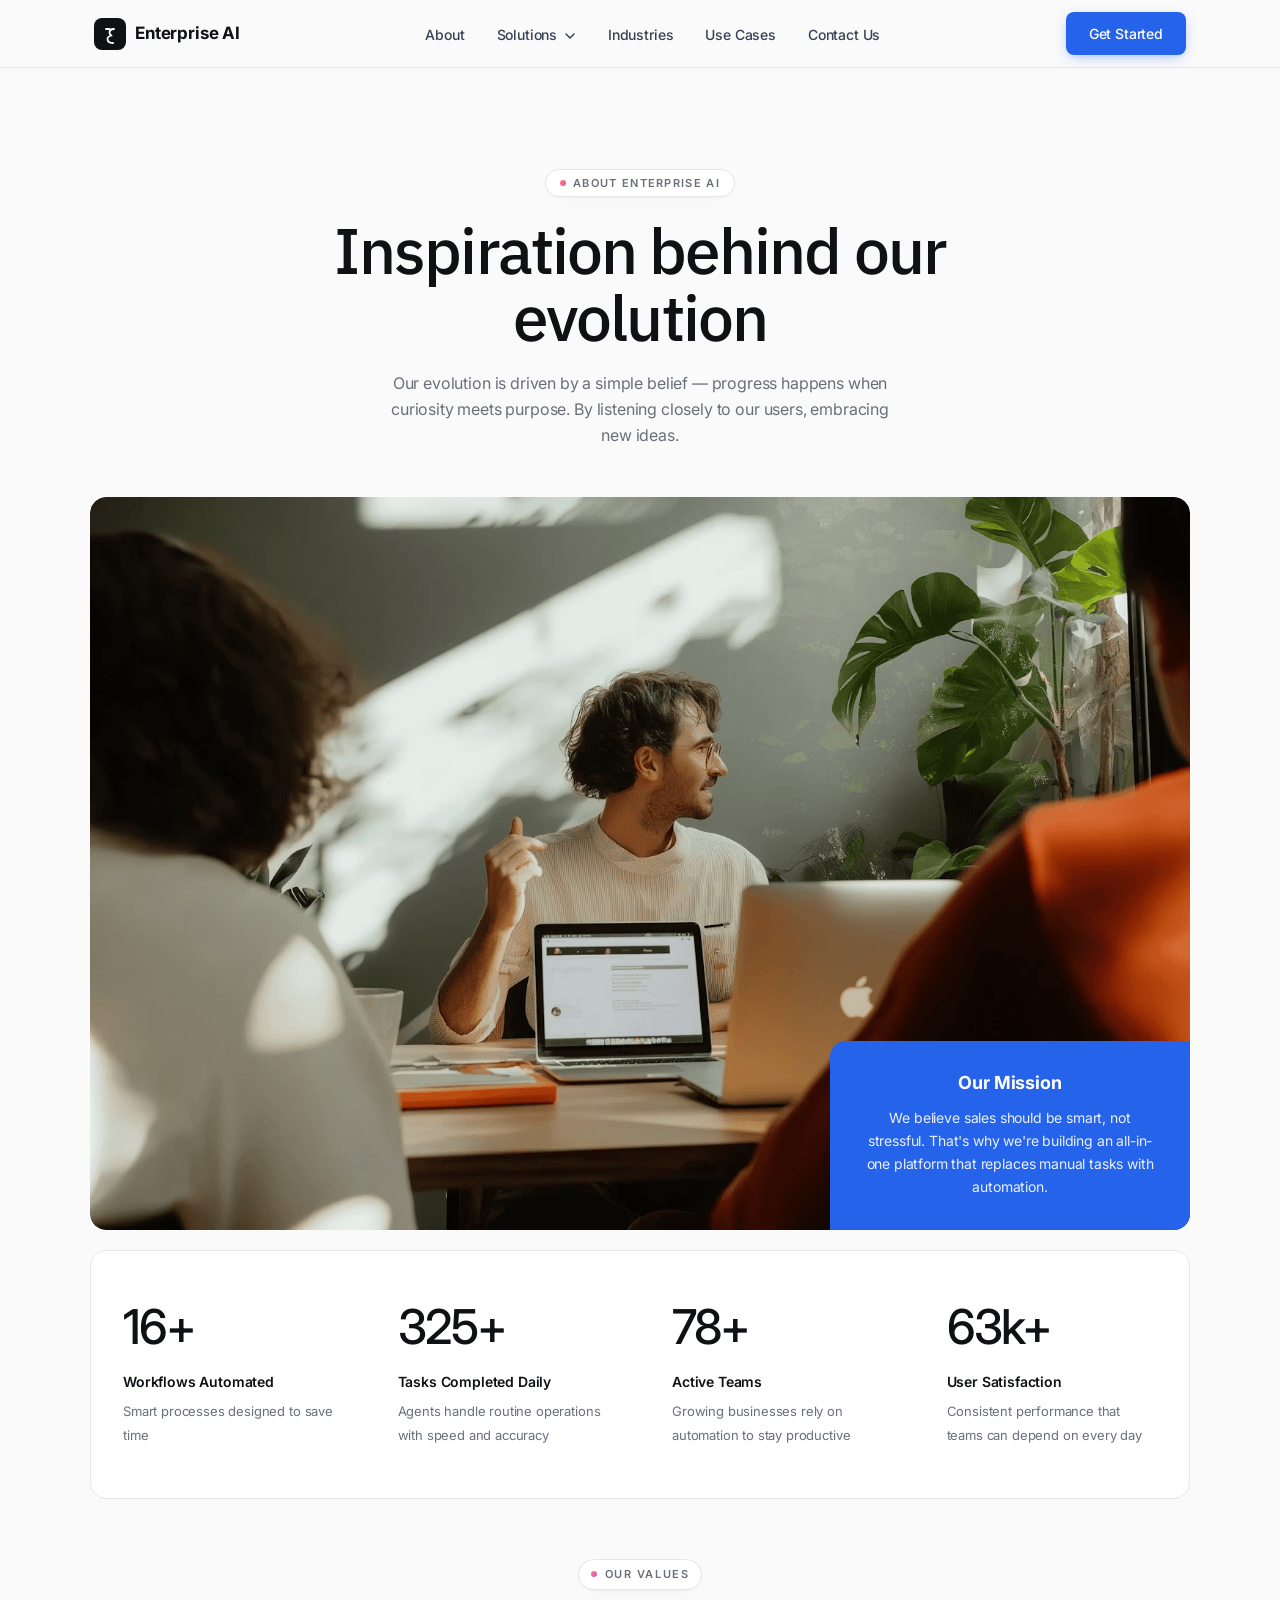
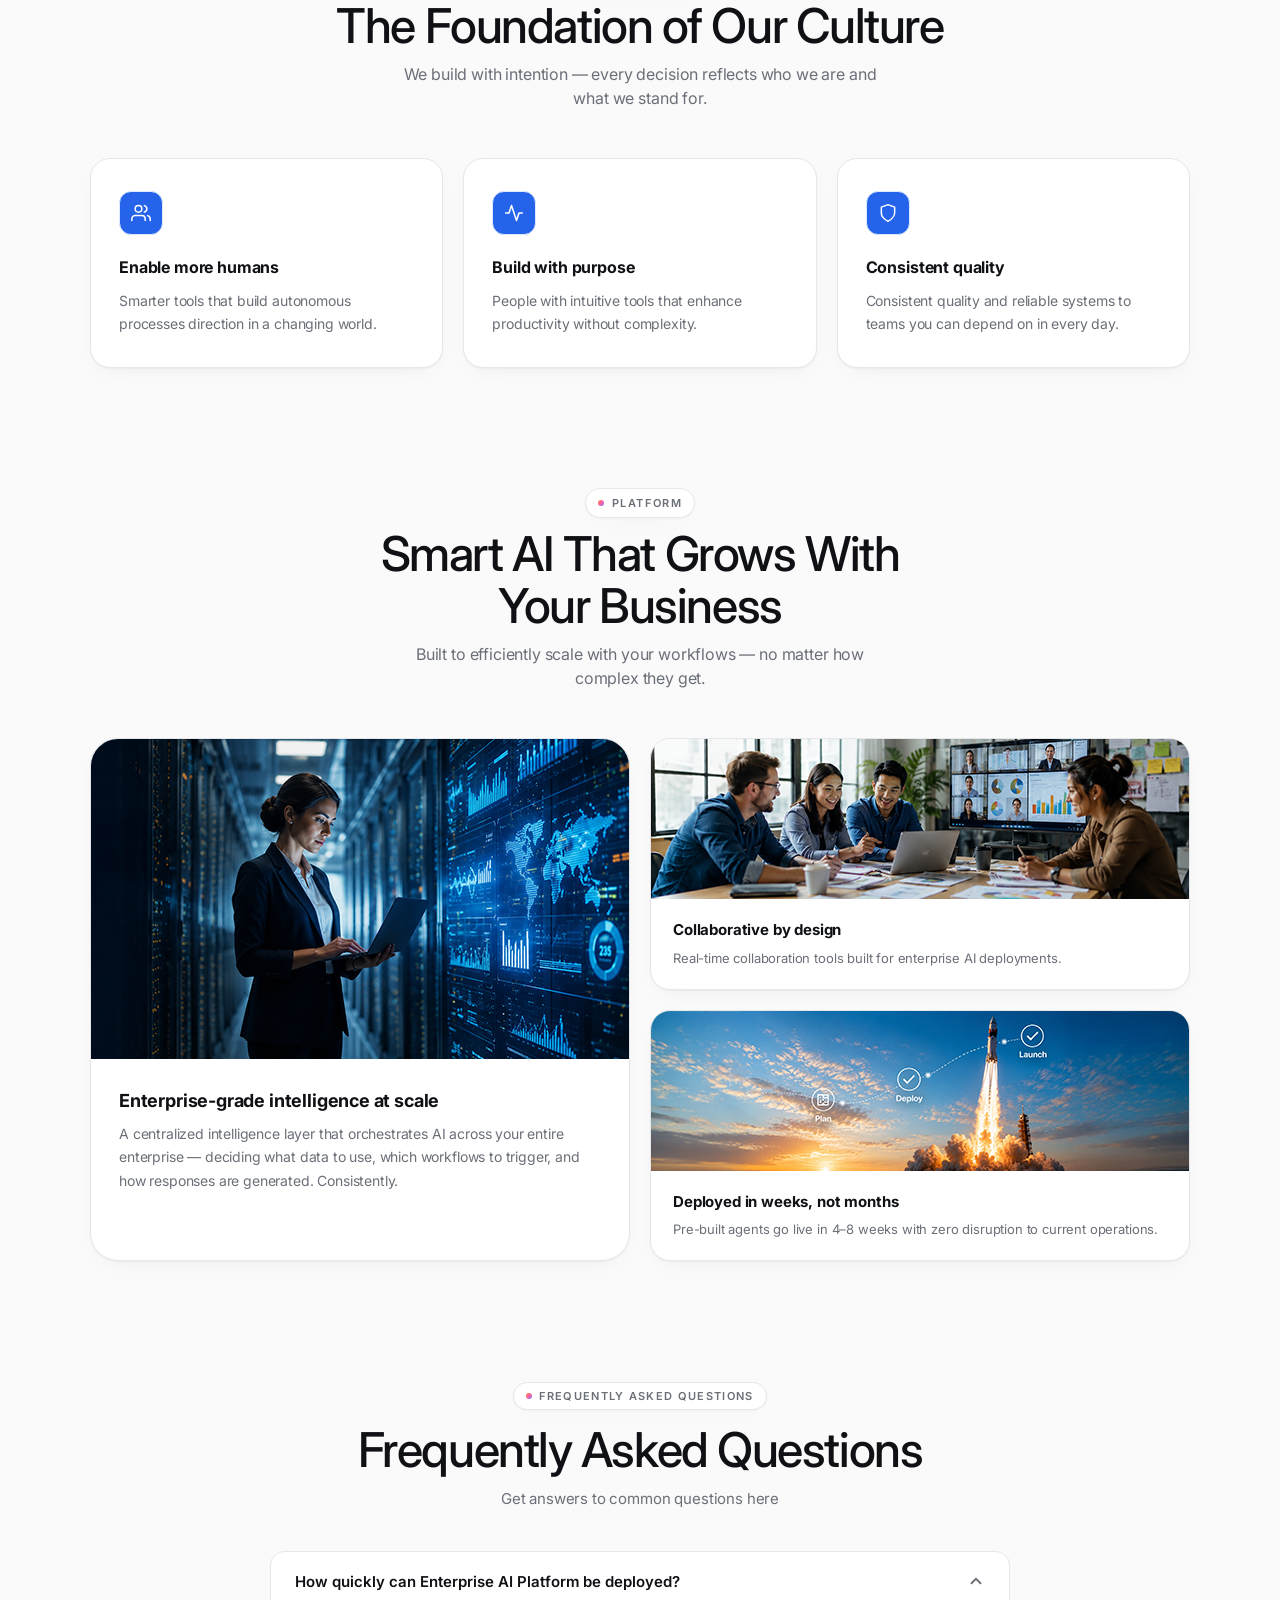
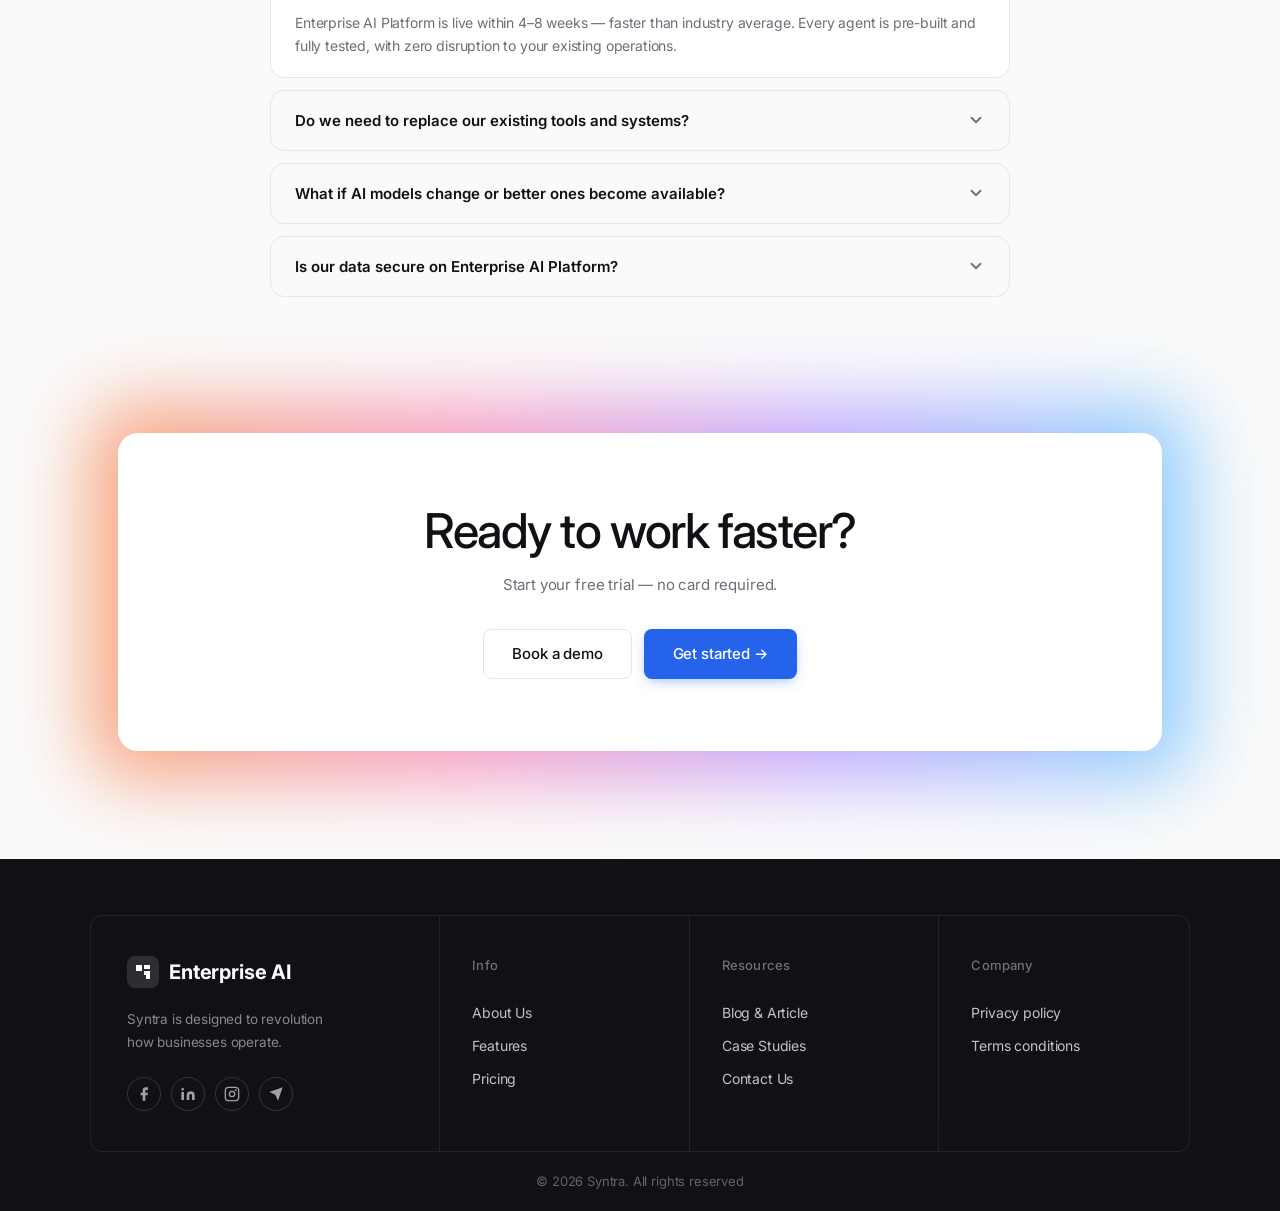
<file: about.html>
<!doctype html>
<html lang="en">

<head>
  <meta charset="utf-8" />
  <meta name="viewport" content="width=device-width,initial-scale=1" />
  <title>About — Syntra</title>
  <meta name="description" content="Inspiration behind our evolution — building the enterprise AI platform of tomorrow." />
  <link rel="preconnect" href="https://fonts.googleapis.com">
  <link rel="preconnect" href="https://fonts.gstatic.com" crossorigin>
  <link href="https://fonts.googleapis.com/css2?family=Inter:wght@400;500;600;700&display=swap" rel="stylesheet">
  <link rel="stylesheet" href="styles.css" />
</head>

<body>

  <!-- NAVBAR -->
  <header class="nav-wrap">
    <nav class="nav">
      <a href="index.html" class="brand">
        <span class="brand-logo">
          <svg width="20" height="20" viewBox="0 0 20 20" fill="none" xmlns="http://www.w3.org/2000/svg">
            <path
              d="M14 5C11 5 9.5 6.5 9.5 8.5C9.5 10.5 11.5 11.5 11.5 11.5C11.5 11.5 7.5 12.5 7.5 15C7.5 17 9 19 13 19"
              stroke="white" stroke-width="1.8" stroke-linecap="round" stroke-linejoin="round" />
            <path d="M6 5H9.5" stroke="white" stroke-width="1.8" stroke-linecap="round" />
          </svg>
        </span>
        <span>Enterprise AI</span>
      </a>
      <ul class="nav-links">
        <li><a href="about.html">About</a></li>
        <li class="nav-has-dropdown">
          <a href="#" class="nav-dropdown-toggle">Solutions <svg width="12" height="12" viewBox="0 0 12 12" fill="none" style="display:inline-block;vertical-align:middle;margin-left:3px"><path d="M2 4l4 4 4-4" stroke="currentColor" stroke-width="1.5" stroke-linecap="round" stroke-linejoin="round"/></svg></a>
          <ul class="nav-dropdown">
            <li><a href="ai-sdr.html">AI SDR <span class="nav-live-pill">Live</span></a></li>
            <li><a href="ai-chatbot.html">AI Chatbot <span class="nav-live-pill">Live</span></a></li>
            <li><a href="invoice-processing.html">Invoice Processing <span class="nav-live-pill">Live</span></a></li>
          </ul>
        </li>
        <li><a href="industries.html">Industries</a></li>
        <li><a href="#">Use Cases</a></li>
        <li><a href="contact.html">Contact Us</a></li>
      </ul>
      <div class="nav-cta">
        <a href="contact.html" class="btn btn-primary" style="padding: 10px 22px;">Get Started</a>
      </div>
      <button class="nav-toggle" aria-label="Menu" id="navToggle">
        <span></span><span></span><span></span>
      </button>
    </nav>
    <div class="nav-mobile" id="navMobile">
      <a href="about.html">About</a>
      <a href="#">Solutions</a>
      <a href="ai-sdr.html" style="padding-left:20px;font-size:13px">AI SDR <span class="nav-live-pill">Live</span></a>
      <a href="ai-chatbot.html" style="padding-left:20px;font-size:13px">AI Chatbot <span class="nav-live-pill">Live</span></a>
      <a href="invoice-processing.html" style="padding-left:20px;font-size:13px">Invoice Processing <span class="nav-live-pill">Live</span></a>
      <a href="industries.html">Industries</a>
      <a href="#">Use Cases</a>
      <a href="contact.html">Contact Us</a>
      <a href="contact.html" class="btn btn-primary">Get Started</a>
    </div>
  </header>

  <!-- ABOUT HERO -->
  <section class="about-hero reveal">
    <div class="container">
      <div class="about-hero-label">
        <span class="chip-dot"></span> About Enterprise AI
      </div>
      <h1 class="about-hero-h1">Inspiration behind our evolution</h1>
      <p class="about-hero-sub">Our evolution is driven by a simple belief — progress happens when curiosity meets purpose. By listening closely to our users, embracing new ideas.</p>
      <div class="about-hero-img-wrap">
        <img src="images/mission.png" alt="Our Team" class="about-hero-img"
          onerror="this.style.background='linear-gradient(135deg,#eff6ff,#dbeafe)';this.removeAttribute('src')">
        <div class="about-mission-badge">
          <h4>Our Mission</h4>
          <p>We believe sales should be smart, not stressful. That's why we're building an all-in-one platform that replaces manual tasks with automation.</p>
        </div>
      </div>
    </div>
  </section>

  <!-- STATS -->
  <section class="section reveal" style="padding: 0">
    <div class="container">
      <div class="about-stats">
        <div class="about-stat">
          <span class="about-stat-num" data-count="25" data-suffix="+">25+</span>
          <strong class="about-stat-title">Workflows Automated</strong>
          <span class="about-stat-label">Smart processes designed to save time</span>
        </div>
        <div class="about-stat">
          <span class="about-stat-num" data-count="500" data-suffix="+">500+</span>
          <strong class="about-stat-title">Tasks Completed Daily</strong>
          <span class="about-stat-label">Agents handle routine operations with speed and accuracy</span>
        </div>
        <div class="about-stat">
          <span class="about-stat-num" data-count="120" data-suffix="+">120+</span>
          <strong class="about-stat-title">Active Teams</strong>
          <span class="about-stat-label">Growing businesses rely on automation to stay productive</span>
        </div>
        <div class="about-stat">
          <span class="about-stat-num" data-count="98" data-suffix="k+">98k+</span>
          <strong class="about-stat-title">User Satisfaction</strong>
          <span class="about-stat-label">Consistent performance that teams can depend on every day</span>
        </div>
      </div>
    </div>
  </section>

  <!-- FOUNDATION OF OUR CULTURE -->
  <section class="section reveal">
    <div class="container">
      <div class="section-head">
        <div class="chip"><span class="chip-dot"></span> Our Values</div>
        <h2 class="diff-heading">The Foundation of Our Culture</h2>
        <p class="sub">We build with intention — every decision reflects who we are and what we stand for.</p>
      </div>
      <div class="culture-grid">
        <div class="culture-card">
          <div class="culture-icon">
            <svg width="20" height="20" viewBox="0 0 24 24" fill="none" stroke="currentColor" stroke-width="1.8" stroke-linecap="round" stroke-linejoin="round">
              <path d="M17 21v-2a4 4 0 0 0-4-4H5a4 4 0 0 0-4 4v2"/><circle cx="9" cy="7" r="4"/>
              <path d="M23 21v-2a4 4 0 0 0-3-3.87"/><path d="M16 3.13a4 4 0 0 1 0 7.75"/>
            </svg>
          </div>
          <h3>Enable more humans</h3>
          <p>Smarter tools that build autonomous processes direction in a changing world.</p>
        </div>
        <div class="culture-card">
          <div class="culture-icon">
            <svg width="20" height="20" viewBox="0 0 24 24" fill="none" stroke="currentColor" stroke-width="1.8" stroke-linecap="round" stroke-linejoin="round">
              <polyline points="22 12 18 12 15 21 9 3 6 12 2 12"/>
            </svg>
          </div>
          <h3>Build with purpose</h3>
          <p>People with intuitive tools that enhance productivity without complexity.</p>
        </div>
        <div class="culture-card">
          <div class="culture-icon">
            <svg width="20" height="20" viewBox="0 0 24 24" fill="none" stroke="currentColor" stroke-width="1.8" stroke-linecap="round" stroke-linejoin="round">
              <path d="M12 22s8-4 8-10V5l-8-3-8 3v7c0 6 8 10 8 10z"/>
            </svg>
          </div>
          <h3>Consistent quality</h3>
          <p>Consistent quality and reliable systems to teams you can depend on in every day.</p>
        </div>
      </div>
    </div>
  </section>

  <!-- SMART AI GROWS WITH YOUR BUSINESS -->
  <section class="section reveal">
    <div class="container">
      <div class="section-head">
        <div class="chip"><span class="chip-dot"></span> Platform</div>
        <h2 class="diff-heading">Smart AI That Grows With<br>Your Business</h2>
        <p class="sub">Built to efficiently scale with your workflows — no matter how complex they get.</p>
      </div>
      <div class="smart-bento">
        <!-- Main large card -->
        <div class="smart-bento-main">
          <img src="images/Enterprise-grade-intelligence-at-scale-image.png" alt="AI at work"
            onerror="this.style.background='linear-gradient(135deg,#f0f4ff,#e0e7ff)';this.removeAttribute('src')">
          <div class="smart-bento-main-body">
            <h3>Enterprise-grade intelligence at scale</h3>
            <p>A centralized intelligence layer that orchestrates AI across your entire enterprise — deciding what data to use, which workflows to trigger, and how responses are generated. Consistently.</p>
          </div>
        </div>
        <!-- Top-right small card -->
        <div class="smart-bento-sm">
          <img src="images/Collaborative-by-design-image.png" alt="Team collaboration"
            onerror="this.style.background='linear-gradient(135deg,#fdf4ff,#ede9fe)';this.removeAttribute('src')">
          <div class="smart-bento-sm-body">
            <h3>Collaborative by design</h3>
            <p>Real-time collaboration tools built for enterprise AI deployments.</p>
          </div>
        </div>
        <!-- Bottom-right small card -->
        <div class="smart-bento-sm">
          <img src="images/Deployed-in-weeks-not-months-image.png" alt="Fast deployment"
            onerror="this.style.background='linear-gradient(135deg,#f0fdf4,#dcfce7)';this.removeAttribute('src')">
          <div class="smart-bento-sm-body">
            <h3>Deployed in weeks, not months</h3>
            <p>Pre-built agents go live in 4–8 weeks with zero disruption to current operations.</p>
          </div>
        </div>
      </div>
    </div>
  </section>

  <!-- FAQ -->
  <section class="section faq-section reveal">
    <div class="container narrow">
      <div class="faq-head">
        <div class="faq-label">
          <span class="chip-dot"></span>
          Frequently Asked Questions
        </div>
        <h2 class="faq-heading">Frequently Asked Questions</h2>
        <p class="faq-sub">Get answers to common questions here</p>
      </div>
      <div class="faq-list">
        <div class="faq-item open">
          <button class="faq-q" aria-expanded="true">
            <span>How quickly can Enterprise AI Platform be deployed?</span>
            <span class="faq-chevron">
              <svg width="18" height="18" viewBox="0 0 24 24" fill="none" stroke="currentColor" stroke-width="2.5" stroke-linecap="round">
                <polyline points="6 9 12 15 18 9" />
              </svg>
            </span>
          </button>
          <div class="faq-body">
            <div>
              <p>Enterprise AI Platform is live within 4–8 weeks — faster than industry average. Every agent is pre-built and fully tested, with zero disruption to your existing operations.</p>
            </div>
          </div>
        </div>
        <div class="faq-item">
          <button class="faq-q" aria-expanded="false">
            <span>Do we need to replace our existing tools and systems?</span>
            <span class="faq-chevron">
              <svg width="18" height="18" viewBox="0 0 24 24" fill="none" stroke="currentColor" stroke-width="2.5" stroke-linecap="round">
                <polyline points="6 9 12 15 18 9" />
              </svg>
            </span>
          </button>
          <div class="faq-body">
            <div>
              <p>No. Enterprise AI Platform integrates seamlessly with your existing CRM, ERP, databases, and third-party tools — connecting to your current infrastructure without replacing it.</p>
            </div>
          </div>
        </div>
        <div class="faq-item">
          <button class="faq-q" aria-expanded="false">
            <span>What if AI models change or better ones become available?</span>
            <span class="faq-chevron">
              <svg width="18" height="18" viewBox="0 0 24 24" fill="none" stroke="currentColor" stroke-width="2.5" stroke-linecap="round">
                <polyline points="6 9 12 15 18 9" />
              </svg>
            </span>
          </button>
          <div class="faq-body">
            <div>
              <p>The platform is LLM agnostic by design. It dynamically selects the best model for each use case and adapts automatically as the AI landscape evolves.</p>
            </div>
          </div>
        </div>
        <div class="faq-item">
          <button class="faq-q" aria-expanded="false">
            <span>Is our data secure on Enterprise AI Platform?</span>
            <span class="faq-chevron">
              <svg width="18" height="18" viewBox="0 0 24 24" fill="none" stroke="currentColor" stroke-width="2.5" stroke-linecap="round">
                <polyline points="6 9 12 15 18 9" />
              </svg>
            </span>
          </button>
          <div class="faq-body">
            <div>
              <p>Yes. The platform is SOC2 certified and ISO 27001 compliant with enterprise-grade security built in. Private LLM deployment is available for regulated industries.</p>
            </div>
          </div>
        </div>
      </div>
    </div>
  </section>

  <!-- CTA -->
  <section class="section cta-section reveal" id="contact">
    <div class="container">
      <div class="cta-glow-wrap">
        <div class="cta-card">
          <h2 class="cta-heading">Ready to work faster?</h2>
          <p class="cta-sub">Start your free trial — no card required.</p>
          <div style="display:flex;gap:12px;justify-content:center;flex-wrap:wrap">
            <a href="#" class="btn btn-ghost cta-btn">Book a demo</a>
            <a href="#" class="btn btn-primary cta-btn">Get started →</a>
          </div>
        </div>
      </div>
    </div>
  </section>

  <!-- FOOTER -->
  <footer class="footer" id="company">
    <div class="container">
      <div class="foot-grid">
        <!-- Brand col -->
        <div class="foot-brand">
          <a href="index.html" class="brand foot-brand-link">
            <span class="brand-logo">
              <svg width="20" height="20" viewBox="0 0 20 20" fill="none">
                <path d="M3 3h6v6H3zM11 3h6v4h-6zM11 9h6v8h-4v-4h-2z" fill="#fff" />
              </svg>
            </span>
            <span>Enterprise AI</span>
          </a>
          <p class="foot-desc">Syntra is designed to revolution<br>how businesses operate.</p>
          <div class="foot-socials">
            <a href="#" class="foot-social" aria-label="Facebook">
              <svg width="16" height="16" viewBox="0 0 24 24" fill="currentColor">
                <path d="M18 2h-3a5 5 0 0 0-5 5v3H7v4h3v8h4v-8h3l1-4h-4V7a1 1 0 0 1 1-1h3z" />
              </svg>
            </a>
            <a href="#" class="foot-social" aria-label="LinkedIn">
              <svg width="16" height="16" viewBox="0 0 24 24" fill="currentColor">
                <path
                  d="M16 8a6 6 0 0 1 6 6v7h-4v-7a2 2 0 0 0-2-2 2 2 0 0 0-2 2v7h-4v-7a6 6 0 0 1 6-6zM2 9h4v12H2zm2-6a2 2 0 1 1 0 4 2 2 0 0 1 0-4z" />
              </svg>
            </a>
            <a href="#" class="foot-social" aria-label="Instagram">
              <svg width="16" height="16" viewBox="0 0 24 24" fill="none" stroke="currentColor" stroke-width="2"
                stroke-linecap="round" stroke-linejoin="round">
                <rect x="2" y="2" width="20" height="20" rx="5" />
                <circle cx="12" cy="12" r="4" />
                <circle cx="17.5" cy="6.5" r=".5" fill="currentColor" />
              </svg>
            </a>
            <a href="#" class="foot-social" aria-label="Telegram">
              <svg width="16" height="16" viewBox="0 0 24 24" fill="currentColor">
                <path d="M22 2L11 13M22 2L15 22l-4-9-9-4 20-7z" />
              </svg>
            </a>
          </div>
        </div>
        <!-- Info -->
        <div class="foot-col">
          <h5 class="foot-col-title">Info</h5>
          <a href="about.html">About Us</a>
          <a href="#features">Features</a>
          <a href="#pricing">Pricing</a>
        </div>
        <!-- Resources -->
        <div class="foot-col">
          <h5 class="foot-col-title">Resources</h5>
          <a href="#">Blog &amp; Article</a>
          <a href="#">Case Studies</a>
          <a href="contact.html">Contact Us</a>
        </div>
        <!-- Company -->
        <div class="foot-col">
          <h5 class="foot-col-title">Company</h5>
          <a href="#">Privacy policy</a>
          <a href="#">Terms conditions</a>
        </div>
      </div>
      <div class="foot-bottom">
        <span>&copy; 2026 Syntra. All rights reserved</span>
      </div>
    </div>
  </footer>

  <script src="script.js"></script>
</body>

</html>
</file>
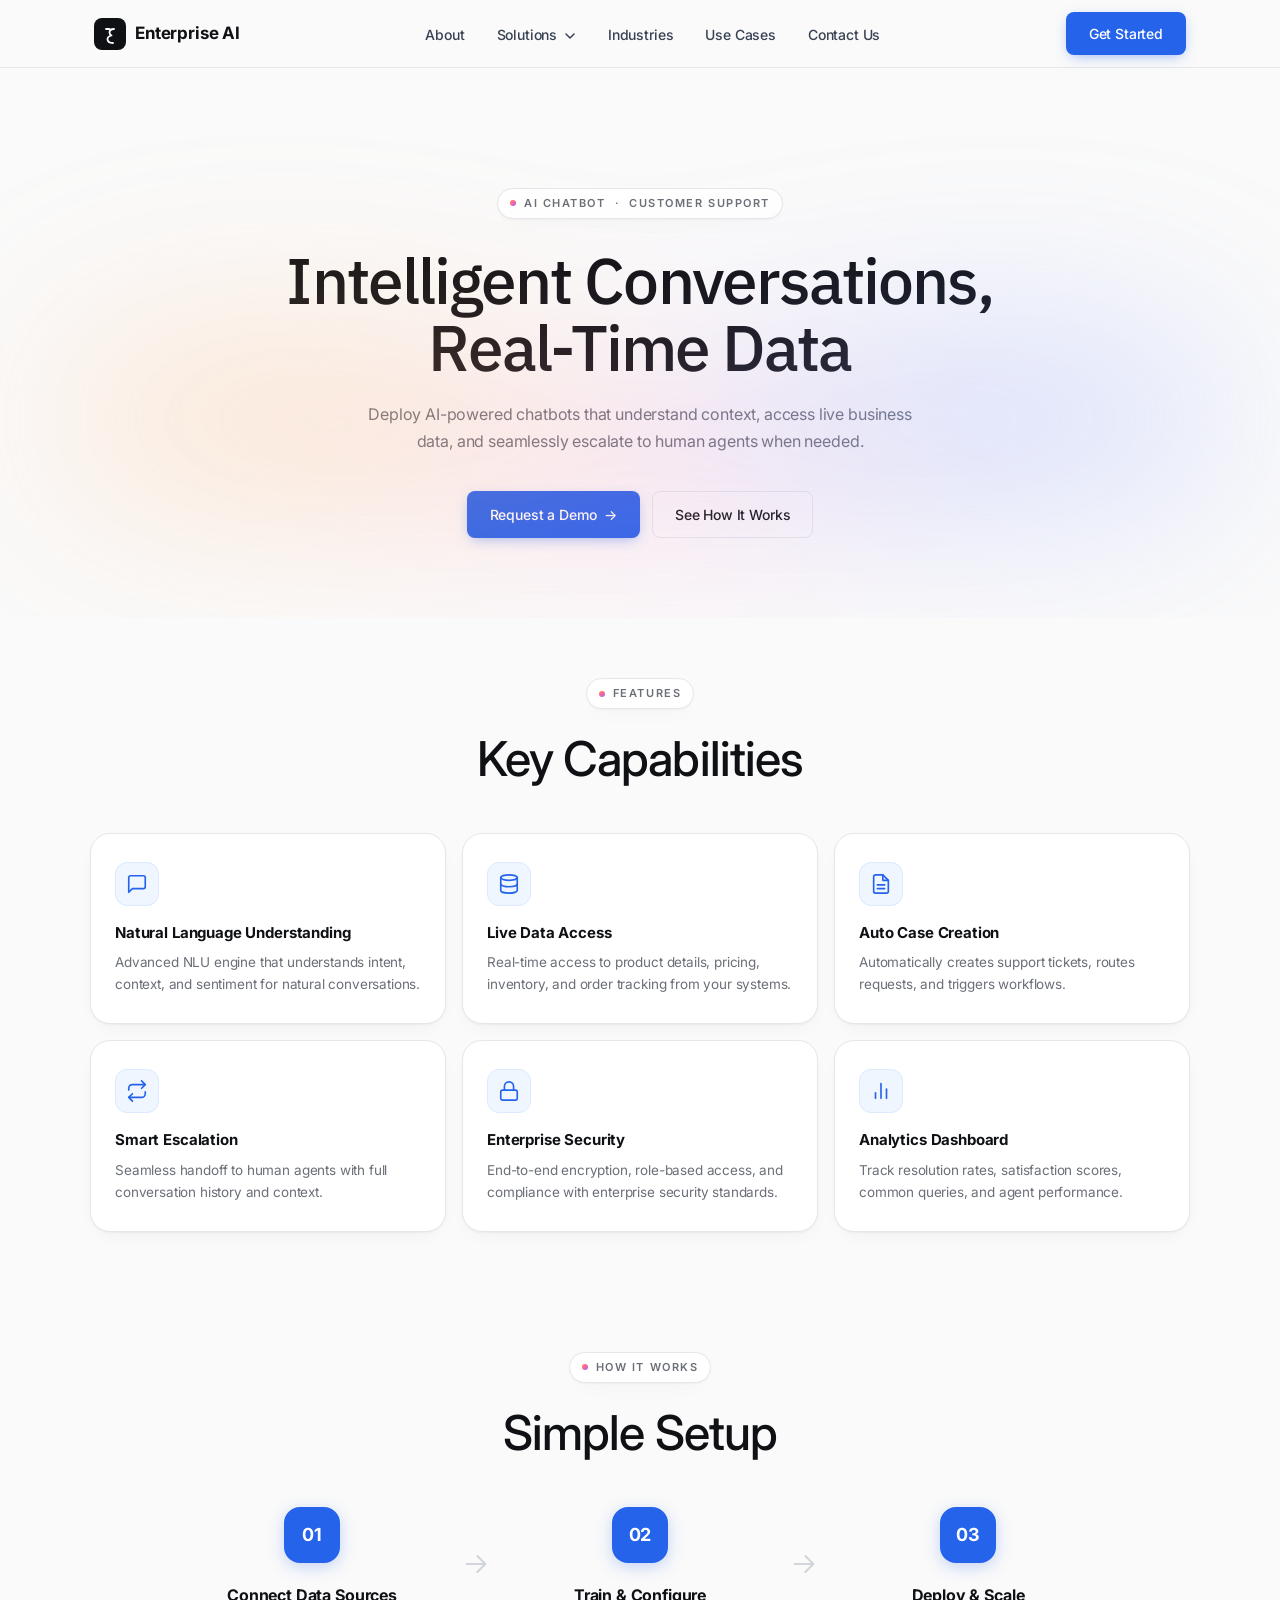
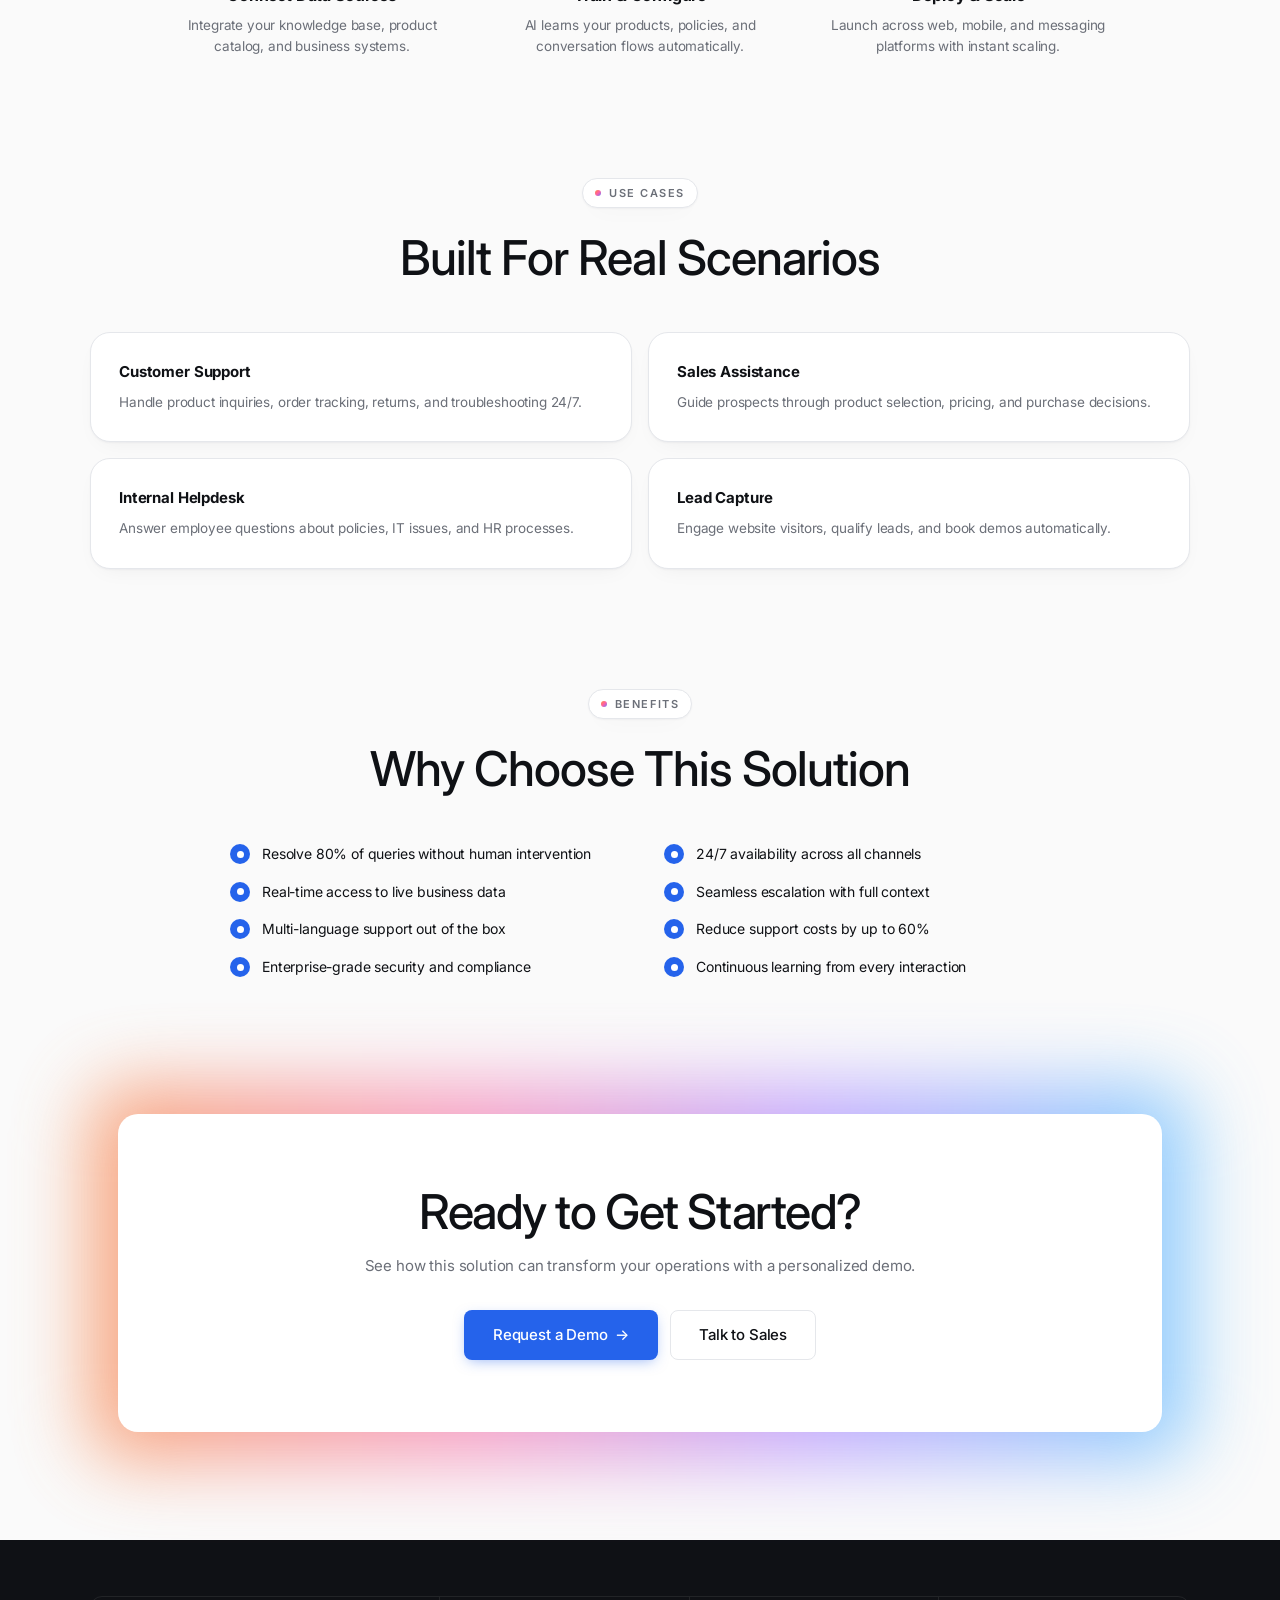
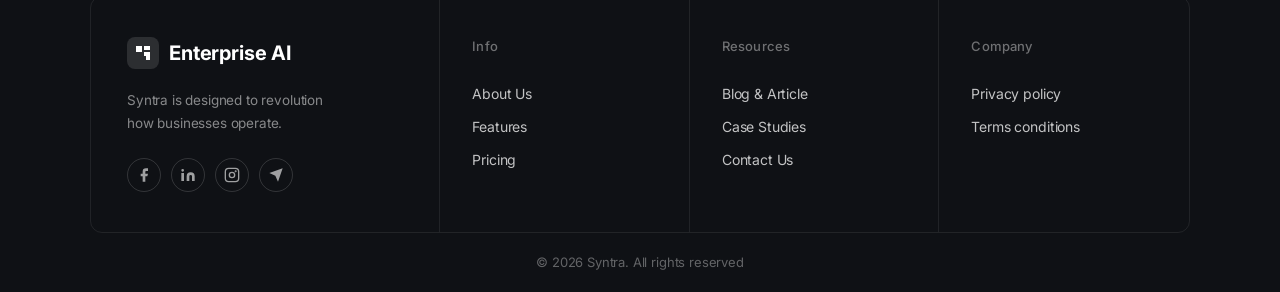
<file: ai-chatbot.html>
<!doctype html>
<html lang="en">

<head>
  <meta charset="utf-8" />
  <meta name="viewport" content="width=device-width,initial-scale=1" />
  <title>AI Chatbot — Syntra</title>
  <meta name="description" content="Intelligent Conversations, Real-Time Data. Deploy AI-powered chatbots that understand context, access live business data, and seamlessly escalate to human agents when needed." />
  <link rel="preconnect" href="https://fonts.googleapis.com">
  <link rel="preconnect" href="https://fonts.gstatic.com" crossorigin>
  <link href="https://fonts.googleapis.com/css2?family=Inter:wght@400;500;600;700&family=IBM+Plex+Sans:wght@400;500;600;700&display=swap" rel="stylesheet">
  <link rel="stylesheet" href="styles.css" />
</head>

<body>

  <!-- NAVBAR -->
  <header class="nav-wrap">
    <nav class="nav">
      <a href="index.html" class="brand">
        <span class="brand-logo">
          <svg width="20" height="20" viewBox="0 0 20 20" fill="none" xmlns="http://www.w3.org/2000/svg">
            <path d="M14 5C11 5 9.5 6.5 9.5 8.5C9.5 10.5 11.5 11.5 11.5 11.5C11.5 11.5 7.5 12.5 7.5 15C7.5 17 9 19 13 19"
              stroke="white" stroke-width="1.8" stroke-linecap="round" stroke-linejoin="round" />
            <path d="M6 5H9.5" stroke="white" stroke-width="1.8" stroke-linecap="round" />
          </svg>
        </span>
        <span>Enterprise AI</span>
      </a>
      <ul class="nav-links">
        <li><a href="about.html">About</a></li>
        <li class="nav-has-dropdown">
          <a href="#" class="nav-dropdown-toggle">Solutions <svg width="12" height="12" viewBox="0 0 12 12" fill="none" style="display:inline-block;vertical-align:middle;margin-left:3px"><path d="M2 4l4 4 4-4" stroke="currentColor" stroke-width="1.5" stroke-linecap="round" stroke-linejoin="round"/></svg></a>
          <ul class="nav-dropdown">
            <li><a href="ai-sdr.html">AI SDR <span class="nav-live-pill">Live</span></a></li>
            <li><a href="ai-chatbot.html">AI Chatbot <span class="nav-live-pill">Live</span></a></li>
            <li><a href="invoice-processing.html">Invoice Processing <span class="nav-live-pill">Live</span></a></li>
          </ul>
        </li>
        <li><a href="industries.html">Industries</a></li>
        <li><a href="#">Use Cases</a></li>
        <li><a href="contact.html">Contact Us</a></li>
      </ul>
      <div class="nav-cta">
        <a href="contact.html" class="btn btn-primary" style="padding: 10px 22px;">Get Started</a>
      </div>
      <button class="nav-toggle" aria-label="Menu" id="navToggle">
        <span></span><span></span><span></span>
      </button>
    </nav>
    <div class="nav-mobile" id="navMobile">
      <a href="about.html">About</a>
      <a href="#">Solutions</a>
      <a href="ai-sdr.html" style="padding-left:20px;font-size:13px">AI SDR <span class="nav-live-pill">Live</span></a>
      <a href="ai-chatbot.html" style="padding-left:20px;font-size:13px">AI Chatbot <span class="nav-live-pill">Live</span></a>
      <a href="invoice-processing.html" style="padding-left:20px;font-size:13px">Invoice Processing <span class="nav-live-pill">Live</span></a>
      <a href="industries.html">Industries</a>
      <a href="#">Use Cases</a>
      <a href="contact.html">Contact Us</a>
      <a href="contact.html" class="btn btn-primary">Get Started</a>
    </div>
  </header>

  <!-- HERO -->
  <section class="sdr-hero reveal">
    <div class="container">
      <div class="sdr-hero-inner" style="max-width: 100%;">
        <div class="aurora-blob"></div>
        <div class="chip"><span class="chip-dot"></span> AI Chatbot &nbsp;·&nbsp; Customer Support</div>
        <h1 class="sdr-hero-h1">Intelligent Conversations,<br>Real-Time Data</h1>
        <p class="sdr-hero-sub">Deploy AI-powered chatbots that understand context, access live business data, and seamlessly escalate to human agents when needed.</p>
        <div class="sdr-hero-btns">
          <a href="contact.html" class="btn btn-primary">Request a Demo &nbsp;→</a>
          <a href="#how-it-works" class="btn btn-ghost">See How It Works</a>
        </div>
      </div>
    </div>
  </section>

  <!-- KEY CAPABILITIES -->
  <section class="section reveal">
    <div class="container">
      <div class="section-head">
        <div class="chip"><span class="chip-dot"></span> Features</div>
        <h2 class="h2">Key Capabilities</h2>
      </div>
      <div class="sdr-caps-grid">

        <div class="sdr-cap-card">
          <div class="sdr-cap-ico">
            <svg width="22" height="22" viewBox="0 0 24 24" fill="none" stroke="currentColor" stroke-width="1.8" stroke-linecap="round" stroke-linejoin="round">
              <path d="M21 15a2 2 0 0 1-2 2H7l-4 4V5a2 2 0 0 1 2-2h14a2 2 0 0 1 2 2z"/>
            </svg>
          </div>
          <h3>Natural Language Understanding</h3>
          <p>Advanced NLU engine that understands intent, context, and sentiment for natural conversations.</p>
        </div>

        <div class="sdr-cap-card">
          <div class="sdr-cap-ico">
            <svg width="22" height="22" viewBox="0 0 24 24" fill="none" stroke="currentColor" stroke-width="1.8" stroke-linecap="round" stroke-linejoin="round">
              <ellipse cx="12" cy="5" rx="9" ry="3"/><path d="M21 12c0 1.66-4 3-9 3s-9-1.34-9-3"/><path d="M3 5v14c0 1.66 4 3 9 3s9-1.34 9-3V5"/>
            </svg>
          </div>
          <h3>Live Data Access</h3>
          <p>Real-time access to product details, pricing, inventory, and order tracking from your systems.</p>
        </div>

        <div class="sdr-cap-card">
          <div class="sdr-cap-ico">
            <svg width="22" height="22" viewBox="0 0 24 24" fill="none" stroke="currentColor" stroke-width="1.8" stroke-linecap="round" stroke-linejoin="round">
              <path d="M14 2H6a2 2 0 0 0-2 2v16a2 2 0 0 0 2 2h12a2 2 0 0 0 2-2V8z"/><polyline points="14 2 14 8 20 8"/><line x1="16" y1="13" x2="8" y2="13"/><line x1="16" y1="17" x2="8" y2="17"/>
            </svg>
          </div>
          <h3>Auto Case Creation</h3>
          <p>Automatically creates support tickets, routes requests, and triggers workflows.</p>
        </div>

        <div class="sdr-cap-card">
          <div class="sdr-cap-ico">
            <svg width="22" height="22" viewBox="0 0 24 24" fill="none" stroke="currentColor" stroke-width="1.8" stroke-linecap="round" stroke-linejoin="round">
              <polyline points="17 1 21 5 17 9"/><path d="M3 11V9a4 4 0 0 1 4-4h14"/><polyline points="7 23 3 19 7 15"/><path d="M21 13v2a4 4 0 0 1-4 4H3"/>
            </svg>
          </div>
          <h3>Smart Escalation</h3>
          <p>Seamless handoff to human agents with full conversation history and context.</p>
        </div>

        <div class="sdr-cap-card">
          <div class="sdr-cap-ico">
            <svg width="22" height="22" viewBox="0 0 24 24" fill="none" stroke="currentColor" stroke-width="1.8" stroke-linecap="round" stroke-linejoin="round">
              <rect x="3" y="11" width="18" height="11" rx="2" ry="2"/><path d="M7 11V7a5 5 0 0 1 10 0v4"/>
            </svg>
          </div>
          <h3>Enterprise Security</h3>
          <p>End-to-end encryption, role-based access, and compliance with enterprise security standards.</p>
        </div>

        <div class="sdr-cap-card">
          <div class="sdr-cap-ico">
            <svg width="22" height="22" viewBox="0 0 24 24" fill="none" stroke="currentColor" stroke-width="1.8" stroke-linecap="round" stroke-linejoin="round">
              <line x1="18" y1="20" x2="18" y2="10"/><line x1="12" y1="20" x2="12" y2="4"/><line x1="6" y1="20" x2="6" y2="14"/>
            </svg>
          </div>
          <h3>Analytics Dashboard</h3>
          <p>Track resolution rates, satisfaction scores, common queries, and agent performance.</p>
        </div>

      </div>
    </div>
  </section>

  <!-- HOW IT WORKS -->
  <section class="section sdr-steps-section reveal" id="how-it-works">
    <div class="container">
      <div class="section-head">
        <div class="chip"><span class="chip-dot"></span> How It Works</div>
        <h2 class="h2">Simple Setup</h2>
      </div>
      <div class="sdr-steps">

        <div class="sdr-step">
          <div class="sdr-step-num">01</div>
          <h3>Connect Data Sources</h3>
          <p>Integrate your knowledge base, product catalog, and business systems.</p>
        </div>

        <div class="sdr-step-arrow">
          <svg width="32" height="32" viewBox="0 0 24 24" fill="none" stroke="currentColor" stroke-width="1.5" stroke-linecap="round" stroke-linejoin="round">
            <path d="M5 12h14M13 6l6 6-6 6"/>
          </svg>
        </div>

        <div class="sdr-step">
          <div class="sdr-step-num">02</div>
          <h3>Train & Configure</h3>
          <p>AI learns your products, policies, and conversation flows automatically.</p>
        </div>

        <div class="sdr-step-arrow">
          <svg width="32" height="32" viewBox="0 0 24 24" fill="none" stroke="currentColor" stroke-width="1.5" stroke-linecap="round" stroke-linejoin="round">
            <path d="M5 12h14M13 6l6 6-6 6"/>
          </svg>
        </div>

        <div class="sdr-step">
          <div class="sdr-step-num">03</div>
          <h3>Deploy & Scale</h3>
          <p>Launch across web, mobile, and messaging platforms with instant scaling.</p>
        </div>

      </div>
    </div>
  </section>

  <!-- USE CASES -->
  <section class="section reveal">
    <div class="container">
      <div class="section-head">
        <div class="chip"><span class="chip-dot"></span> Use Cases</div>
        <h2 class="h2">Built For Real Scenarios</h2>
      </div>
      <div class="sdr-use-grid">

        <div class="sdr-use-card">
          <h3>Customer Support</h3>
          <p>Handle product inquiries, order tracking, returns, and troubleshooting 24/7.</p>
        </div>

        <div class="sdr-use-card">
          <h3>Sales Assistance</h3>
          <p>Guide prospects through product selection, pricing, and purchase decisions.</p>
        </div>

        <div class="sdr-use-card">
          <h3>Internal Helpdesk</h3>
          <p>Answer employee questions about policies, IT issues, and HR processes.</p>
        </div>

        <div class="sdr-use-card">
          <h3>Lead Capture</h3>
          <p>Engage website visitors, qualify leads, and book demos automatically.</p>
        </div>

      </div>
    </div>
  </section>

  <!-- BENEFITS -->
  <section class="section reveal">
    <div class="container">
      <div class="section-head">
        <div class="chip"><span class="chip-dot"></span> Benefits</div>
        <h2 class="h2">Why Choose This Solution</h2>
      </div>
      <div class="sdr-benefits">
        <div class="sdr-benefit-col">
          <div class="sdr-benefit-item">
            <span class="sdr-benefit-dot"></span>
            <span>Resolve 80% of queries without human intervention</span>
          </div>
          <div class="sdr-benefit-item">
            <span class="sdr-benefit-dot"></span>
            <span>Real-time access to live business data</span>
          </div>
          <div class="sdr-benefit-item">
            <span class="sdr-benefit-dot"></span>
            <span>Multi-language support out of the box</span>
          </div>
          <div class="sdr-benefit-item">
            <span class="sdr-benefit-dot"></span>
            <span>Enterprise-grade security and compliance</span>
          </div>
        </div>
        <div class="sdr-benefit-col">
          <div class="sdr-benefit-item">
            <span class="sdr-benefit-dot"></span>
            <span>24/7 availability across all channels</span>
          </div>
          <div class="sdr-benefit-item">
            <span class="sdr-benefit-dot"></span>
            <span>Seamless escalation with full context</span>
          </div>
          <div class="sdr-benefit-item">
            <span class="sdr-benefit-dot"></span>
            <span>Reduce support costs by up to 60%</span>
          </div>
          <div class="sdr-benefit-item">
            <span class="sdr-benefit-dot"></span>
            <span>Continuous learning from every interaction</span>
          </div>
        </div>
      </div>
    </div>
  </section>

  <!-- CTA -->
  <section class="section cta-section reveal">
    <div class="container">
      <div class="cta-glow-wrap">
        <div class="cta-card">
          <h2 class="cta-heading">Ready to Get Started?</h2>
          <p class="cta-sub">See how this solution can transform your operations with a personalized demo.</p>
          <div style="display:flex;gap:12px;justify-content:center;flex-wrap:wrap">
            <a href="contact.html" class="btn btn-primary cta-btn">Request a Demo &nbsp;→</a>
            <a href="contact.html" class="btn btn-ghost cta-btn">Talk to Sales</a>
          </div>
        </div>
      </div>
    </div>
  </section>

  <!-- FOOTER -->
  <footer class="footer" id="company">
    <div class="container">
      <div class="foot-grid">
        <!-- Brand col -->
        <div class="foot-brand">
          <a href="index.html" class="brand foot-brand-link">
            <span class="brand-logo">
              <svg width="20" height="20" viewBox="0 0 20 20" fill="none">
                <path d="M3 3h6v6H3zM11 3h6v4h-6zM11 9h6v8h-4v-4h-2z" fill="#fff" />
              </svg>
            </span>
            <span>Enterprise AI</span>
          </a>
          <p class="foot-desc">Syntra is designed to revolution<br>how businesses operate.</p>
          <div class="foot-socials">
            <a href="#" class="foot-social" aria-label="Facebook">
              <svg width="16" height="16" viewBox="0 0 24 24" fill="currentColor">
                <path d="M18 2h-3a5 5 0 0 0-5 5v3H7v4h3v8h4v-8h3l1-4h-4V7a1 1 0 0 1 1-1h3z" />
              </svg>
            </a>
            <a href="#" class="foot-social" aria-label="LinkedIn">
              <svg width="16" height="16" viewBox="0 0 24 24" fill="currentColor">
                <path
                  d="M16 8a6 6 0 0 1 6 6v7h-4v-7a2 2 0 0 0-2-2 2 2 0 0 0-2 2v7h-4v-7a6 6 0 0 1 6-6zM2 9h4v12H2zm2-6a2 2 0 1 1 0 4 2 2 0 0 1 0-4z" />
              </svg>
            </a>
            <a href="#" class="foot-social" aria-label="Instagram">
              <svg width="16" height="16" viewBox="0 0 24 24" fill="none" stroke="currentColor" stroke-width="2"
                stroke-linecap="round" stroke-linejoin="round">
                <rect x="2" y="2" width="20" height="20" rx="5" />
                <circle cx="12" cy="12" r="4" />
                <circle cx="17.5" cy="6.5" r=".5" fill="currentColor" />
              </svg>
            </a>
            <a href="#" class="foot-social" aria-label="Telegram">
              <svg width="16" height="16" viewBox="0 0 24 24" fill="currentColor">
                <path d="M22 2L11 13M22 2L15 22l-4-9-9-4 20-7z" />
              </svg>
            </a>
          </div>
        </div>
        <!-- Info -->
        <div class="foot-col">
          <h5 class="foot-col-title">Info</h5>
          <a href="about.html">About Us</a>
          <a href="#features">Features</a>
          <a href="#pricing">Pricing</a>
        </div>
        <!-- Resources -->
        <div class="foot-col">
          <h5 class="foot-col-title">Resources</h5>
          <a href="#">Blog &amp; Article</a>
          <a href="#">Case Studies</a>
          <a href="contact.html">Contact Us</a>
        </div>
        <!-- Company -->
        <div class="foot-col">
          <h5 class="foot-col-title">Company</h5>
          <a href="#">Privacy policy</a>
          <a href="#">Terms conditions</a>
        </div>
      </div>
      <div class="foot-bottom">
        <span>&copy; 2026 Syntra. All rights reserved</span>
      </div>
    </div>
  </footer>

  <script src="script.js"></script>
</body>
</html>
</file>
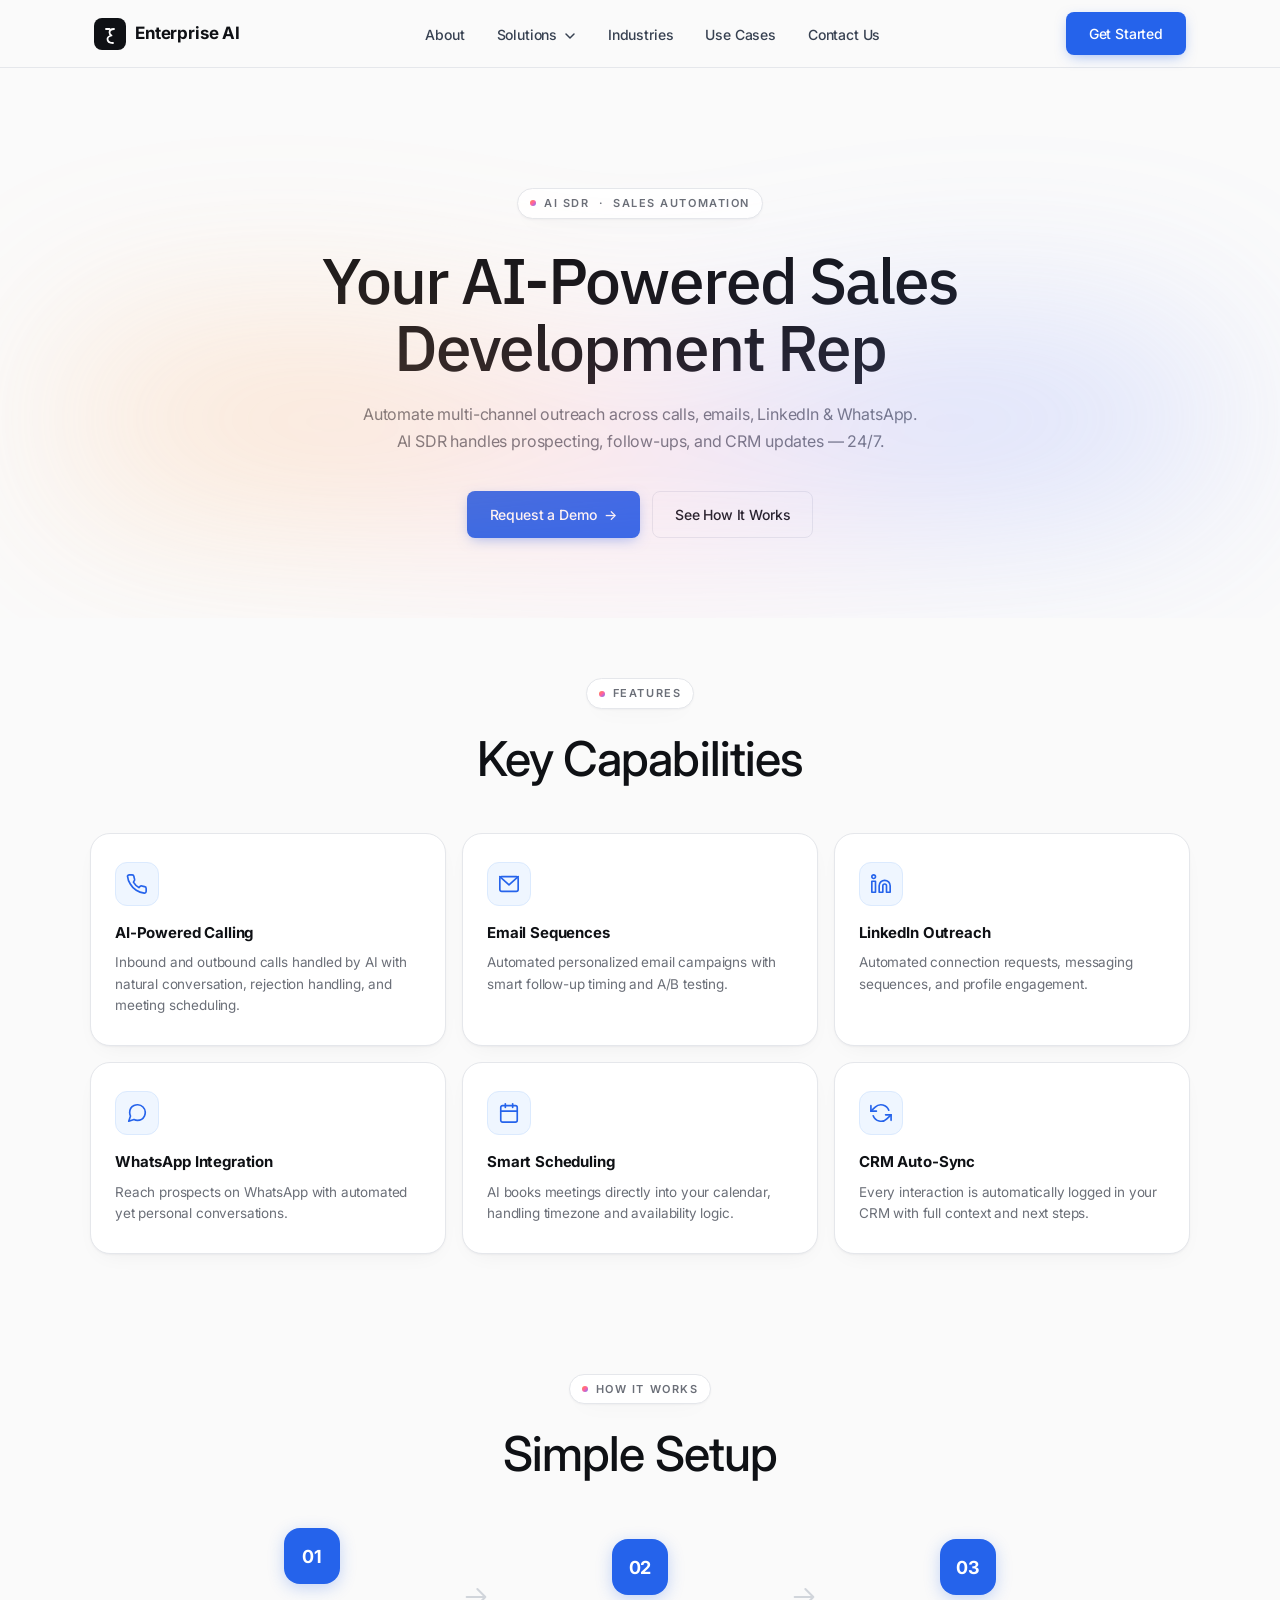
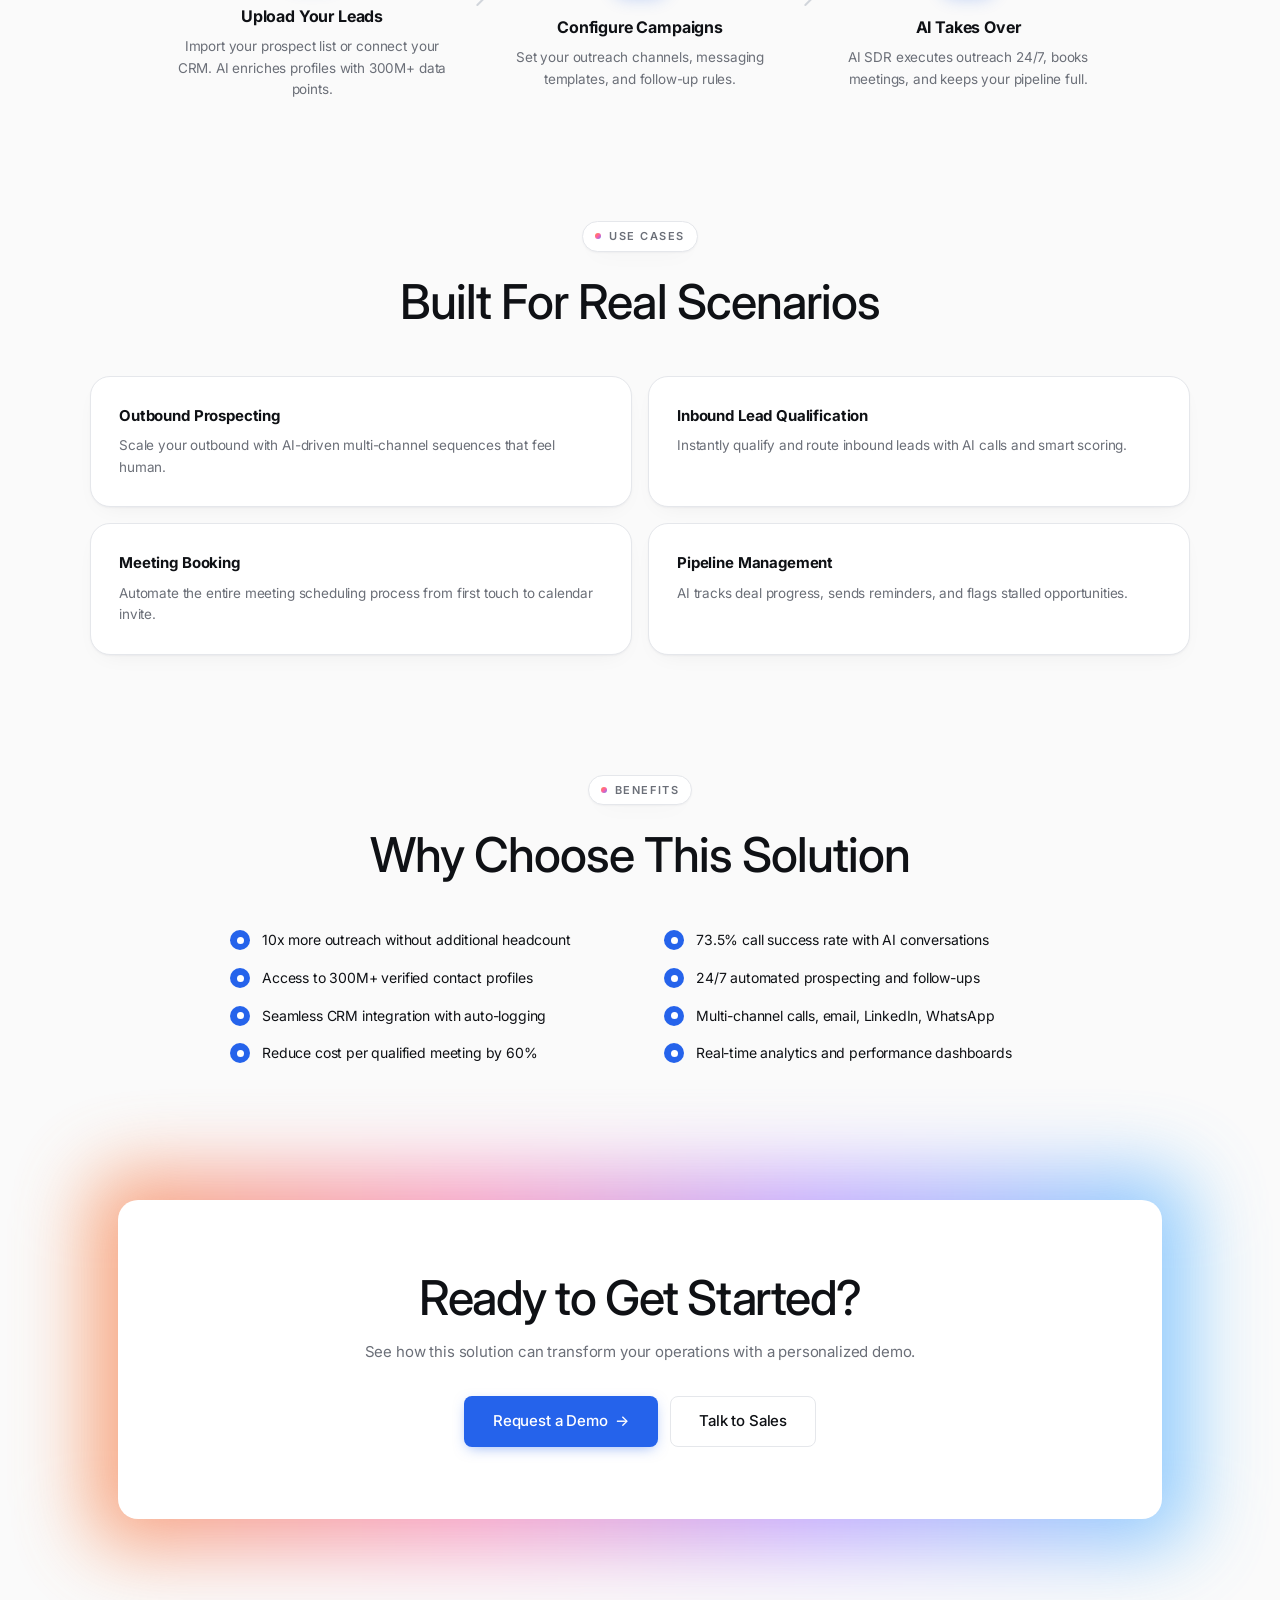
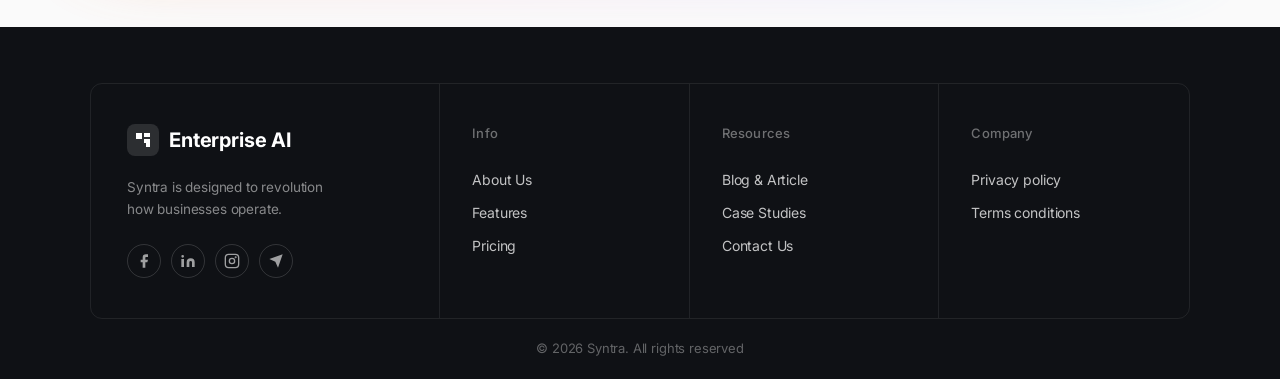
<file: ai-sdr.html>
<!doctype html>
<html lang="en">

<head>
  <meta charset="utf-8" />
  <meta name="viewport" content="width=device-width,initial-scale=1" />
  <title>AI SDR — Syntra</title>
  <meta name="description" content="Your AI-Powered Sales Development Rep. Automate multi-channel outreach across calls, emails, LinkedIn & WhatsApp 24/7." />
  <link rel="preconnect" href="https://fonts.googleapis.com">
  <link rel="preconnect" href="https://fonts.gstatic.com" crossorigin>
  <link href="https://fonts.googleapis.com/css2?family=Inter:wght@400;500;600;700&family=IBM+Plex+Sans:wght@400;500;600;700&display=swap" rel="stylesheet">
  <link rel="stylesheet" href="styles.css" />
</head>

<body>

  <!-- NAVBAR -->
  <header class="nav-wrap">
    <nav class="nav">
      <a href="index.html" class="brand">
        <span class="brand-logo">
          <svg width="20" height="20" viewBox="0 0 20 20" fill="none" xmlns="http://www.w3.org/2000/svg">
            <path d="M14 5C11 5 9.5 6.5 9.5 8.5C9.5 10.5 11.5 11.5 11.5 11.5C11.5 11.5 7.5 12.5 7.5 15C7.5 17 9 19 13 19"
              stroke="white" stroke-width="1.8" stroke-linecap="round" stroke-linejoin="round" />
            <path d="M6 5H9.5" stroke="white" stroke-width="1.8" stroke-linecap="round" />
          </svg>
        </span>
        <span>Enterprise AI</span>
      </a>
      <ul class="nav-links">
        <li><a href="about.html">About</a></li>
        <li class="nav-has-dropdown">
          <a href="#" class="nav-dropdown-toggle">Solutions <svg width="12" height="12" viewBox="0 0 12 12" fill="none" style="display:inline-block;vertical-align:middle;margin-left:3px"><path d="M2 4l4 4 4-4" stroke="currentColor" stroke-width="1.5" stroke-linecap="round" stroke-linejoin="round"/></svg></a>
          <ul class="nav-dropdown">
            <li><a href="ai-sdr.html">AI SDR <span class="nav-live-pill">Live</span></a></li>
            <li><a href="ai-chatbot.html">AI Chatbot <span class="nav-live-pill">Live</span></a></li>
            <li><a href="invoice-processing.html">Invoice Processing <span class="nav-live-pill">Live</span></a></li>
          </ul>
        </li>
        <li><a href="industries.html">Industries</a></li>
        <li><a href="#">Use Cases</a></li>
        <li><a href="contact.html">Contact Us</a></li>
      </ul>
      <div class="nav-cta">
        <a href="contact.html" class="btn btn-primary" style="padding: 10px 22px;">Get Started</a>
      </div>
      <button class="nav-toggle" aria-label="Menu" id="navToggle">
        <span></span><span></span><span></span>
      </button>
    </nav>
    <div class="nav-mobile" id="navMobile">
      <a href="about.html">About</a>
      <a href="#">Solutions</a>
      <a href="ai-sdr.html" style="padding-left:20px;font-size:13px">AI SDR <span class="nav-live-pill">Live</span></a>
      <a href="ai-chatbot.html" style="padding-left:20px;font-size:13px">AI Chatbot <span class="nav-live-pill">Live</span></a>
      <a href="invoice-processing.html" style="padding-left:20px;font-size:13px">Invoice Processing <span class="nav-live-pill">Live</span></a>
      <a href="industries.html">Industries</a>
      <a href="#">Use Cases</a>
      <a href="contact.html">Contact Us</a>
      <a href="contact.html" class="btn btn-primary">Get Started</a>
    </div>
  </header>

  <!-- HERO -->
  <section class="sdr-hero reveal">
    <div class="container">
      <div class="sdr-hero-inner">
        <div class="aurora-blob"></div>
        <div class="chip"><span class="chip-dot"></span> AI SDR &nbsp;·&nbsp; Sales Automation</div>
        <h1 class="sdr-hero-h1">Your AI-Powered Sales<br>Development Rep</h1>
        <p class="sdr-hero-sub">Automate multi-channel outreach across calls, emails, LinkedIn &amp; WhatsApp. AI SDR handles prospecting, follow-ups, and CRM updates — 24/7.</p>
        <div class="sdr-hero-btns">
          <a href="contact.html" class="btn btn-primary">Request a Demo &nbsp;→</a>
          <a href="#how-it-works" class="btn btn-ghost">See How It Works</a>
        </div>
      </div>
    </div>
  </section>

  <!-- KEY CAPABILITIES -->
  <section class="section reveal">
    <div class="container">
      <div class="section-head">
        <div class="chip"><span class="chip-dot"></span> Features</div>
        <h2 class="h2">Key Capabilities</h2>
      </div>
      <div class="sdr-caps-grid">

        <div class="sdr-cap-card">
          <div class="sdr-cap-ico">
            <svg width="22" height="22" viewBox="0 0 24 24" fill="none" stroke="currentColor" stroke-width="1.8" stroke-linecap="round" stroke-linejoin="round">
              <path d="M22 16.92v3a2 2 0 0 1-2.18 2 19.79 19.79 0 0 1-8.63-3.07A19.5 19.5 0 0 1 4.69 12a19.79 19.79 0 0 1-3.07-8.67A2 2 0 0 1 3.62 2h3a2 2 0 0 1 2 1.72c.127.96.361 1.903.7 2.81a2 2 0 0 1-.45 2.11L8.09 9.91a16 16 0 0 0 6 6l1.27-1.27a2 2 0 0 1 2.11-.45c.907.339 1.85.573 2.81.7A2 2 0 0 1 22 16.92z"/>
            </svg>
          </div>
          <h3>AI-Powered Calling</h3>
          <p>Inbound and outbound calls handled by AI with natural conversation, rejection handling, and meeting scheduling.</p>
        </div>

        <div class="sdr-cap-card">
          <div class="sdr-cap-ico">
            <svg width="22" height="22" viewBox="0 0 24 24" fill="none" stroke="currentColor" stroke-width="1.8" stroke-linecap="round" stroke-linejoin="round">
              <rect x="2" y="4" width="20" height="16" rx="2"/><polyline points="2,4 12,13 22,4"/>
            </svg>
          </div>
          <h3>Email Sequences</h3>
          <p>Automated personalized email campaigns with smart follow-up timing and A/B testing.</p>
        </div>

        <div class="sdr-cap-card">
          <div class="sdr-cap-ico">
            <svg width="22" height="22" viewBox="0 0 24 24" fill="none" stroke="currentColor" stroke-width="1.8" stroke-linecap="round" stroke-linejoin="round">
              <path d="M16 8a6 6 0 0 1 6 6v7h-4v-7a2 2 0 0 0-2-2 2 2 0 0 0-2 2v7h-4v-7a6 6 0 0 1 6-6z"/><rect x="2" y="9" width="4" height="12"/><circle cx="4" cy="4" r="2"/>
            </svg>
          </div>
          <h3>LinkedIn Outreach</h3>
          <p>Automated connection requests, messaging sequences, and profile engagement.</p>
        </div>

        <div class="sdr-cap-card">
          <div class="sdr-cap-ico">
            <svg width="22" height="22" viewBox="0 0 24 24" fill="none" stroke="currentColor" stroke-width="1.8" stroke-linecap="round" stroke-linejoin="round">
              <path d="M21 11.5a8.38 8.38 0 0 1-.9 3.8 8.5 8.5 0 0 1-7.6 4.7 8.38 8.38 0 0 1-3.8-.9L3 21l1.9-5.7a8.38 8.38 0 0 1-.9-3.8 8.5 8.5 0 0 1 4.7-7.6 8.38 8.38 0 0 1 3.8-.9h.5a8.48 8.48 0 0 1 8 8v.5z"/>
            </svg>
          </div>
          <h3>WhatsApp Integration</h3>
          <p>Reach prospects on WhatsApp with automated yet personal conversations.</p>
        </div>

        <div class="sdr-cap-card">
          <div class="sdr-cap-ico">
            <svg width="22" height="22" viewBox="0 0 24 24" fill="none" stroke="currentColor" stroke-width="1.8" stroke-linecap="round" stroke-linejoin="round">
              <rect x="3" y="4" width="18" height="18" rx="2"/><line x1="16" y1="2" x2="16" y2="6"/><line x1="8" y1="2" x2="8" y2="6"/><line x1="3" y1="10" x2="21" y2="10"/>
            </svg>
          </div>
          <h3>Smart Scheduling</h3>
          <p>AI books meetings directly into your calendar, handling timezone and availability logic.</p>
        </div>

        <div class="sdr-cap-card">
          <div class="sdr-cap-ico">
            <svg width="22" height="22" viewBox="0 0 24 24" fill="none" stroke="currentColor" stroke-width="1.8" stroke-linecap="round" stroke-linejoin="round">
              <polyline points="1 4 1 10 7 10"/><polyline points="23 20 23 14 17 14"/>
              <path d="M20.49 9A9 9 0 0 0 5.64 5.64L1 10m22 4-4.64 4.36A9 9 0 0 1 3.51 15"/>
            </svg>
          </div>
          <h3>CRM Auto-Sync</h3>
          <p>Every interaction is automatically logged in your CRM with full context and next steps.</p>
        </div>

      </div>
    </div>
  </section>

  <!-- HOW IT WORKS -->
  <section class="section sdr-steps-section reveal" id="how-it-works">
    <div class="container">
      <div class="section-head">
        <div class="chip"><span class="chip-dot"></span> How It Works</div>
        <h2 class="h2">Simple Setup</h2>
      </div>
      <div class="sdr-steps">

        <div class="sdr-step">
          <div class="sdr-step-num">01</div>
          <h3>Upload Your Leads</h3>
          <p>Import your prospect list or connect your CRM. AI enriches profiles with 300M+ data points.</p>
        </div>

        <div class="sdr-step-arrow">
          <svg width="32" height="32" viewBox="0 0 24 24" fill="none" stroke="currentColor" stroke-width="1.5" stroke-linecap="round" stroke-linejoin="round">
            <path d="M5 12h14M13 6l6 6-6 6"/>
          </svg>
        </div>

        <div class="sdr-step">
          <div class="sdr-step-num">02</div>
          <h3>Configure Campaigns</h3>
          <p>Set your outreach channels, messaging templates, and follow-up rules.</p>
        </div>

        <div class="sdr-step-arrow">
          <svg width="32" height="32" viewBox="0 0 24 24" fill="none" stroke="currentColor" stroke-width="1.5" stroke-linecap="round" stroke-linejoin="round">
            <path d="M5 12h14M13 6l6 6-6 6"/>
          </svg>
        </div>

        <div class="sdr-step">
          <div class="sdr-step-num">03</div>
          <h3>AI Takes Over</h3>
          <p>AI SDR executes outreach 24/7, books meetings, and keeps your pipeline full.</p>
        </div>

      </div>
    </div>
  </section>

  <!-- USE CASES -->
  <section class="section reveal">
    <div class="container">
      <div class="section-head">
        <div class="chip"><span class="chip-dot"></span> Use Cases</div>
        <h2 class="h2">Built For Real Scenarios</h2>
      </div>
      <div class="sdr-use-grid">

        <div class="sdr-use-card">
          <h3>Outbound Prospecting</h3>
          <p>Scale your outbound with AI-driven multi-channel sequences that feel human.</p>
        </div>

        <div class="sdr-use-card">
          <h3>Inbound Lead Qualification</h3>
          <p>Instantly qualify and route inbound leads with AI calls and smart scoring.</p>
        </div>

        <div class="sdr-use-card">
          <h3>Meeting Booking</h3>
          <p>Automate the entire meeting scheduling process from first touch to calendar invite.</p>
        </div>

        <div class="sdr-use-card">
          <h3>Pipeline Management</h3>
          <p>AI tracks deal progress, sends reminders, and flags stalled opportunities.</p>
        </div>

      </div>
    </div>
  </section>

  <!-- BENEFITS -->
  <section class="section reveal">
    <div class="container">
      <div class="section-head">
        <div class="chip"><span class="chip-dot"></span> Benefits</div>
        <h2 class="h2">Why Choose This Solution</h2>
      </div>
      <div class="sdr-benefits">
        <div class="sdr-benefit-col">
          <div class="sdr-benefit-item">
            <span class="sdr-benefit-dot"></span>
            <span>10x more outreach without additional headcount</span>
          </div>
          <div class="sdr-benefit-item">
            <span class="sdr-benefit-dot"></span>
            <span>Access to 300M+ verified contact profiles</span>
          </div>
          <div class="sdr-benefit-item">
            <span class="sdr-benefit-dot"></span>
            <span>Seamless CRM integration with auto-logging</span>
          </div>
          <div class="sdr-benefit-item">
            <span class="sdr-benefit-dot"></span>
            <span>Reduce cost per qualified meeting by 60%</span>
          </div>
        </div>
        <div class="sdr-benefit-col">
          <div class="sdr-benefit-item">
            <span class="sdr-benefit-dot"></span>
            <span>73.5% call success rate with AI conversations</span>
          </div>
          <div class="sdr-benefit-item">
            <span class="sdr-benefit-dot"></span>
            <span>24/7 automated prospecting and follow-ups</span>
          </div>
          <div class="sdr-benefit-item">
            <span class="sdr-benefit-dot"></span>
            <span>Multi-channel calls, email, LinkedIn, WhatsApp</span>
          </div>
          <div class="sdr-benefit-item">
            <span class="sdr-benefit-dot"></span>
            <span>Real-time analytics and performance dashboards</span>
          </div>
        </div>
      </div>
    </div>
  </section>

  <!-- CTA -->
  <section class="section cta-section reveal">
    <div class="container">
      <div class="cta-glow-wrap">
        <div class="cta-card">
          <h2 class="cta-heading">Ready to Get Started?</h2>
          <p class="cta-sub">See how this solution can transform your operations with a personalized demo.</p>
          <div style="display:flex;gap:12px;justify-content:center;flex-wrap:wrap">
            <a href="contact.html" class="btn btn-primary cta-btn">Request a Demo &nbsp;→</a>
            <a href="contact.html" class="btn btn-ghost cta-btn">Talk to Sales</a>
          </div>
        </div>
      </div>
    </div>
  </section>

  <!-- FOOTER -->
  <footer class="footer" id="company">
    <div class="container">
      <div class="foot-grid">
        <!-- Brand col -->
        <div class="foot-brand">
          <a href="index.html" class="brand foot-brand-link">
            <span class="brand-logo">
              <svg width="20" height="20" viewBox="0 0 20 20" fill="none">
                <path d="M3 3h6v6H3zM11 3h6v4h-6zM11 9h6v8h-4v-4h-2z" fill="#fff" />
              </svg>
            </span>
            <span>Enterprise AI</span>
          </a>
          <p class="foot-desc">Syntra is designed to revolution<br>how businesses operate.</p>
          <div class="foot-socials">
            <a href="#" class="foot-social" aria-label="Facebook">
              <svg width="16" height="16" viewBox="0 0 24 24" fill="currentColor">
                <path d="M18 2h-3a5 5 0 0 0-5 5v3H7v4h3v8h4v-8h3l1-4h-4V7a1 1 0 0 1 1-1h3z" />
              </svg>
            </a>
            <a href="#" class="foot-social" aria-label="LinkedIn">
              <svg width="16" height="16" viewBox="0 0 24 24" fill="currentColor">
                <path
                  d="M16 8a6 6 0 0 1 6 6v7h-4v-7a2 2 0 0 0-2-2 2 2 0 0 0-2 2v7h-4v-7a6 6 0 0 1 6-6zM2 9h4v12H2zm2-6a2 2 0 1 1 0 4 2 2 0 0 1 0-4z" />
              </svg>
            </a>
            <a href="#" class="foot-social" aria-label="Instagram">
              <svg width="16" height="16" viewBox="0 0 24 24" fill="none" stroke="currentColor" stroke-width="2"
                stroke-linecap="round" stroke-linejoin="round">
                <rect x="2" y="2" width="20" height="20" rx="5" />
                <circle cx="12" cy="12" r="4" />
                <circle cx="17.5" cy="6.5" r=".5" fill="currentColor" />
              </svg>
            </a>
            <a href="#" class="foot-social" aria-label="Telegram">
              <svg width="16" height="16" viewBox="0 0 24 24" fill="currentColor">
                <path d="M22 2L11 13M22 2L15 22l-4-9-9-4 20-7z" />
              </svg>
            </a>
          </div>
        </div>
        <!-- Info -->
        <div class="foot-col">
          <h5 class="foot-col-title">Info</h5>
          <a href="about.html">About Us</a>
          <a href="#features">Features</a>
          <a href="#pricing">Pricing</a>
        </div>
        <!-- Resources -->
        <div class="foot-col">
          <h5 class="foot-col-title">Resources</h5>
          <a href="#">Blog &amp; Article</a>
          <a href="#">Case Studies</a>
          <a href="contact.html">Contact Us</a>
        </div>
        <!-- Company -->
        <div class="foot-col">
          <h5 class="foot-col-title">Company</h5>
          <a href="#">Privacy policy</a>
          <a href="#">Terms conditions</a>
        </div>
      </div>
      <div class="foot-bottom">
        <span>&copy; 2026 Syntra. All rights reserved</span>
      </div>
    </div>
  </footer>

  <script src="script.js"></script>
</body>
</html>
</file>
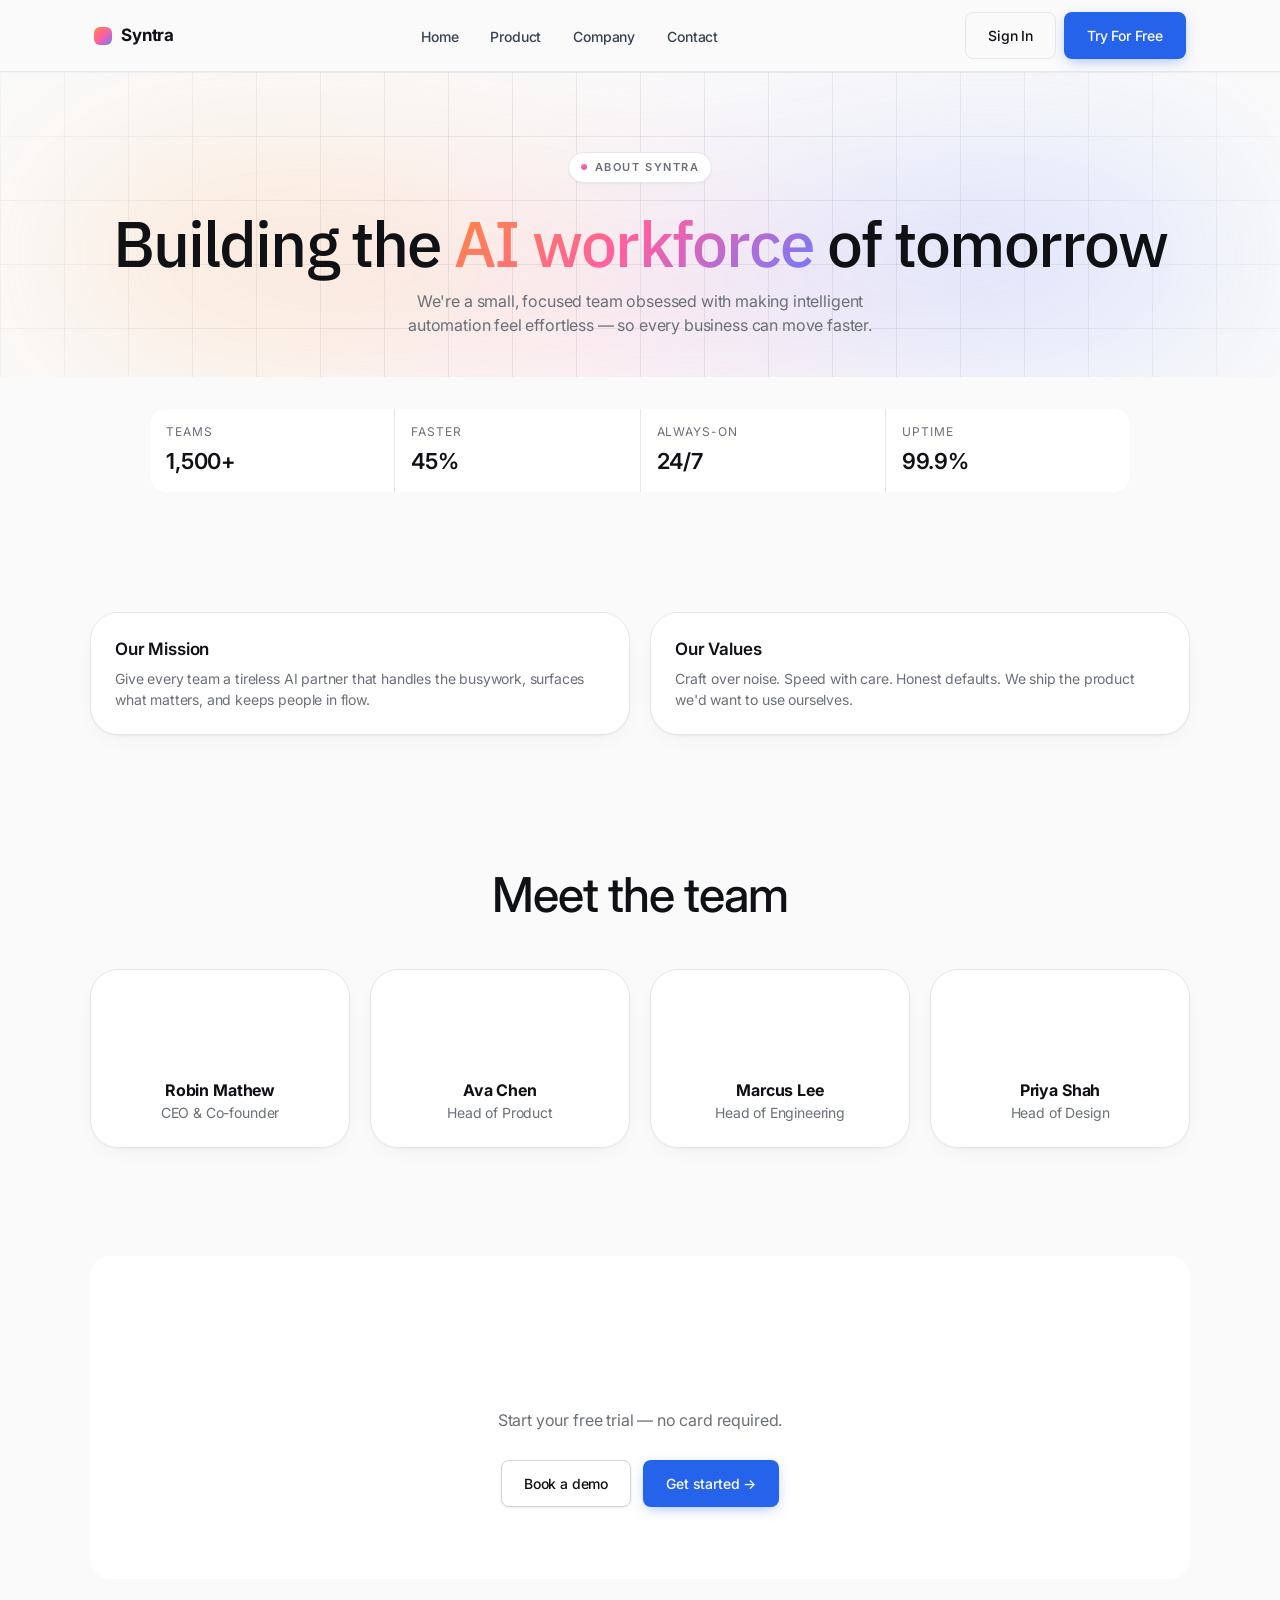
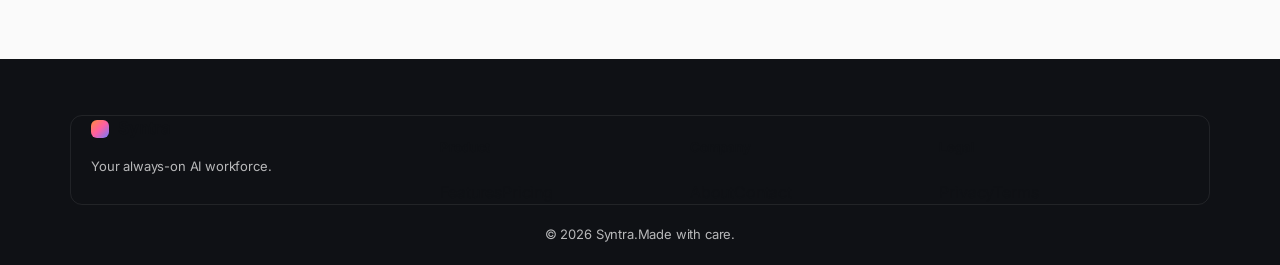
<file: company.html>
<!doctype html><html lang="en"><head>
<meta charset="utf-8"/><meta name="viewport" content="width=device-width,initial-scale=1"/>
<title>Company — Syntra</title>
<meta name="description" content="Meet the team building Syntra — your always-on AI workforce."/>
<link href="https://fonts.googleapis.com/css2?family=Inter:wght@400;500;600;700&display=swap" rel="stylesheet">
<link rel="stylesheet" href="styles.css"/></head><body>

<header class="nav-wrap"><nav class="nav">
  <a href="index.html" class="brand"><span class="brand-dot"></span><span>Syntra</span></a>
  <ul class="nav-links">
    <li><a href="index.html">Home</a></li>
    <li><a href="product.html">Product</a></li>
    <li><a href="company.html">Company</a></li>
    <li><a href="contact.html">Contact</a></li>
  </ul>
  <div class="nav-cta">
    <a href="contact.html" class="btn btn-ghost">Sign In</a>
    <a href="contact.html" class="btn btn-primary">Try For Free</a>
  </div>
  <button class="nav-toggle" id="navToggle"><span></span><span></span><span></span></button>
</nav>
<div class="nav-mobile" id="navMobile">
  <a href="index.html">Home</a><a href="product.html">Product</a>
  <a href="company.html">Company</a><a href="contact.html">Contact</a>
  <a href="contact.html" class="btn btn-primary">Try For Free</a>
</div></header>

<section class="hero" style="padding-bottom:40px">
  <div class="grid-bg"></div><div class="aurora-blob"></div>
  <div class="container hero-inner reveal">
    <div class="chip"><span class="chip-dot"></span> About Syntra</div>
    <h1 class="h1">Building the <span class="grad-text">AI workforce</span> of tomorrow</h1>
    <p class="sub">We're a small, focused team obsessed with making intelligent automation feel effortless — so every business can move faster.</p>
  </div>
</section>

<section class="section reveal" style="padding-top:32px">
  <div class="container">
    <div class="kpi-row" style="max-width:980px;margin:0 auto">
      <div class="kpi"><div class="kpi-l">Teams</div><div class="kpi-v">1,500+</div></div>
      <div class="kpi"><div class="kpi-l">Faster</div><div class="kpi-v">45%</div></div>
      <div class="kpi"><div class="kpi-l">Always-on</div><div class="kpi-v">24/7</div></div>
      <div class="kpi"><div class="kpi-l">Uptime</div><div class="kpi-v">99.9%</div></div>
    </div>
  </div>
</section>

<section class="section reveal">
  <div class="container">
    <div class="grid-3" style="grid-template-columns:1fr 1fr">
      <div class="card"><h3>Our Mission</h3><p>Give every team a tireless AI partner that handles the busywork, surfaces what matters, and keeps people in flow.</p></div>
      <div class="card"><h3>Our Values</h3><p>Craft over noise. Speed with care. Honest defaults. We ship the product we'd want to use ourselves.</p></div>
    </div>
  </div>
</section>

<section class="section reveal">
  <div class="container">
    <div class="section-head"><h2 class="h2">Meet the team</h2></div>
    <div class="grid-3" style="grid-template-columns:repeat(4,1fr)">
      <div class="card" style="text-align:center"><div class="av" style="width:72px;height:72px;margin:0 auto 12px"></div><b>Robin Mathew</b><p>CEO & Co-founder</p></div>
      <div class="card" style="text-align:center"><div class="av" style="width:72px;height:72px;margin:0 auto 12px"></div><b>Ava Chen</b><p>Head of Product</p></div>
      <div class="card" style="text-align:center"><div class="av" style="width:72px;height:72px;margin:0 auto 12px"></div><b>Marcus Lee</b><p>Head of Engineering</p></div>
      <div class="card" style="text-align:center"><div class="av" style="width:72px;height:72px;margin:0 auto 12px"></div><b>Priya Shah</b><p>Head of Design</p></div>
    </div>
  </div>
</section>

<section class="section cta-section reveal">
  <div class="container"><div class="cta-card">
    <h2 class="h2 light">Ready to work faster?</h2>
    <p class="sub light">Start your free trial — no card required.</p>
    <div class="hero-cta center">
      <a href="contact.html" class="btn btn-white">Book a demo</a>
      <a href="contact.html" class="btn btn-primary">Get started →</a>
    </div>
  </div></div>
</section>

<footer class="footer"><div class="container foot-grid">
  <div><a href="index.html" class="brand"><span class="brand-dot"></span><span>Syntra</span></a><p class="muted small">Your always-on AI workforce.</p></div>
  <div><h5>Product</h5><a href="product.html">Features</a><a href="index.html#pricing">Pricing</a></div>
  <div><h5>Company</h5><a href="company.html">About</a><a href="contact.html">Contact</a></div>
  <div><h5>Legal</h5><a href="#">Privacy</a><a href="#">Terms</a></div>
</div><div class="container foot-bottom"><span class="muted small">© 2026 Syntra.</span><span class="muted small">Made with care.</span></div></footer>
<script src="script.js"></script></body></html>
</file>
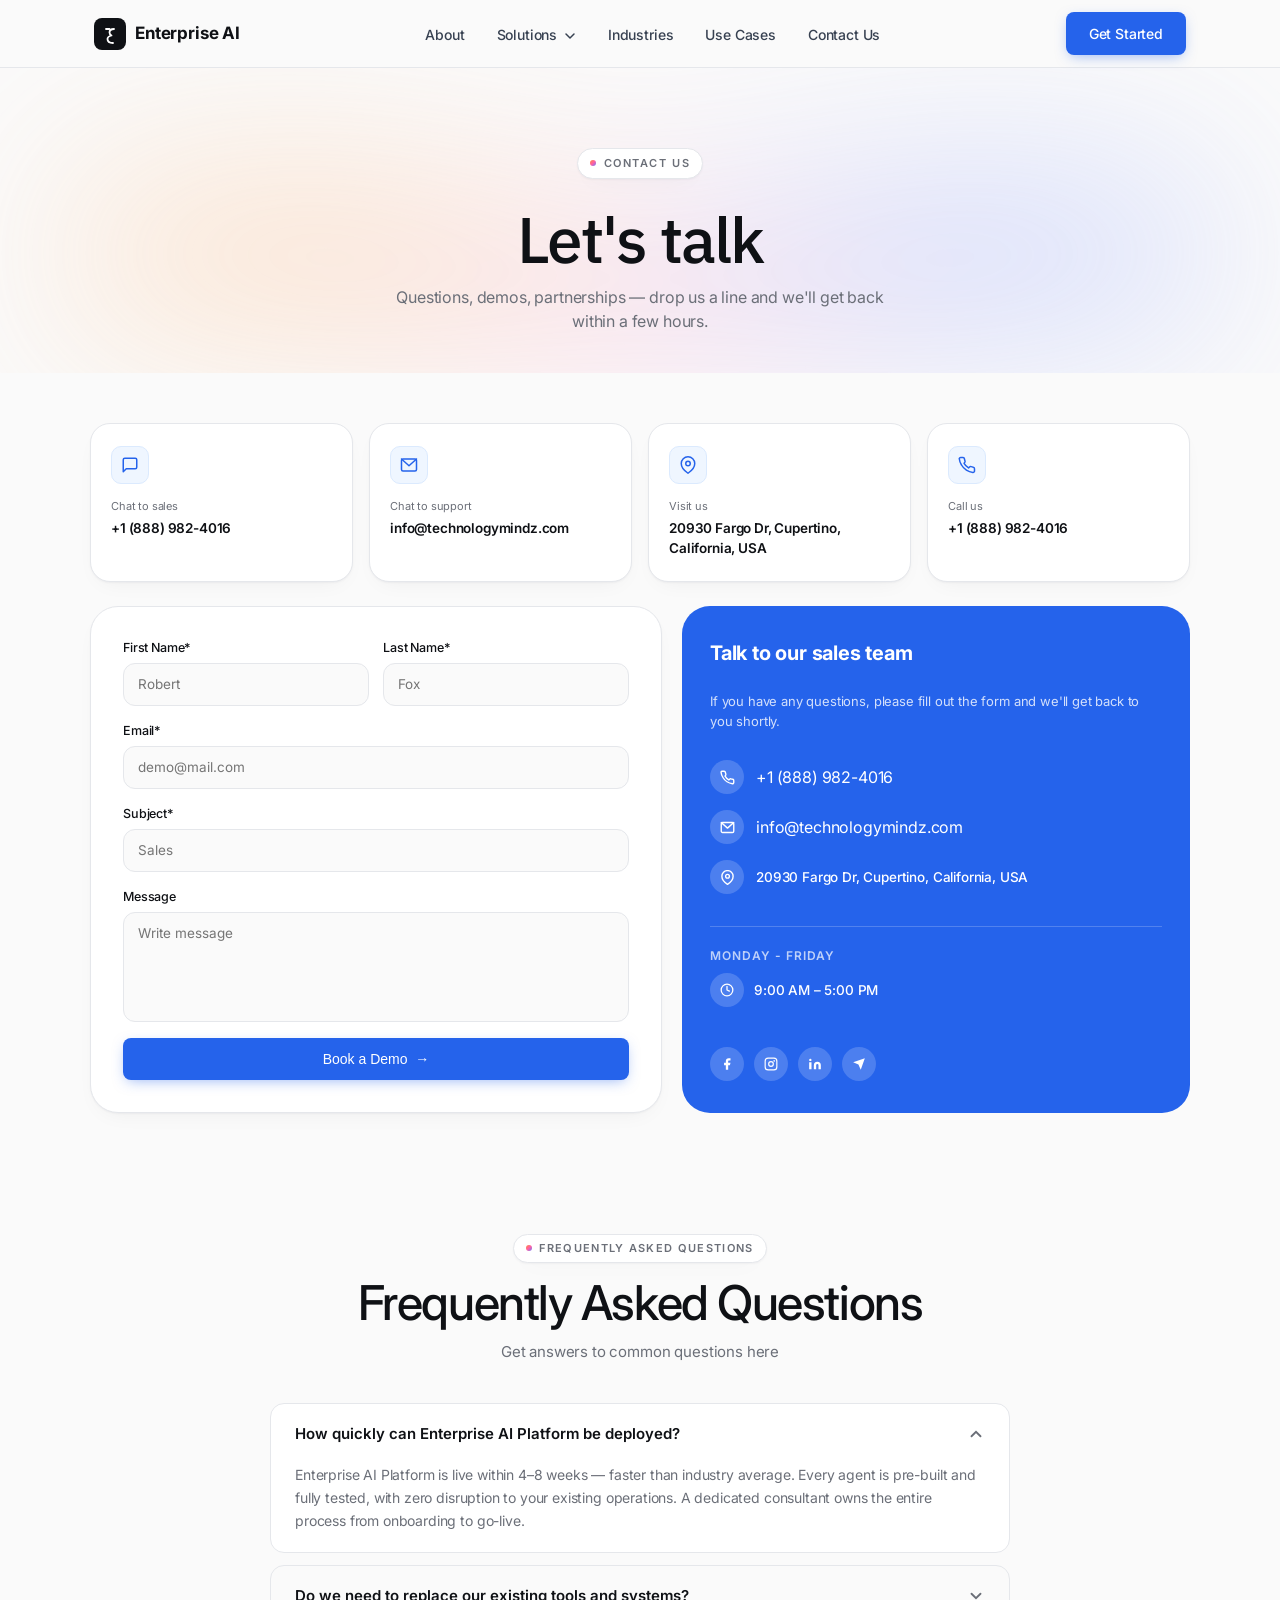
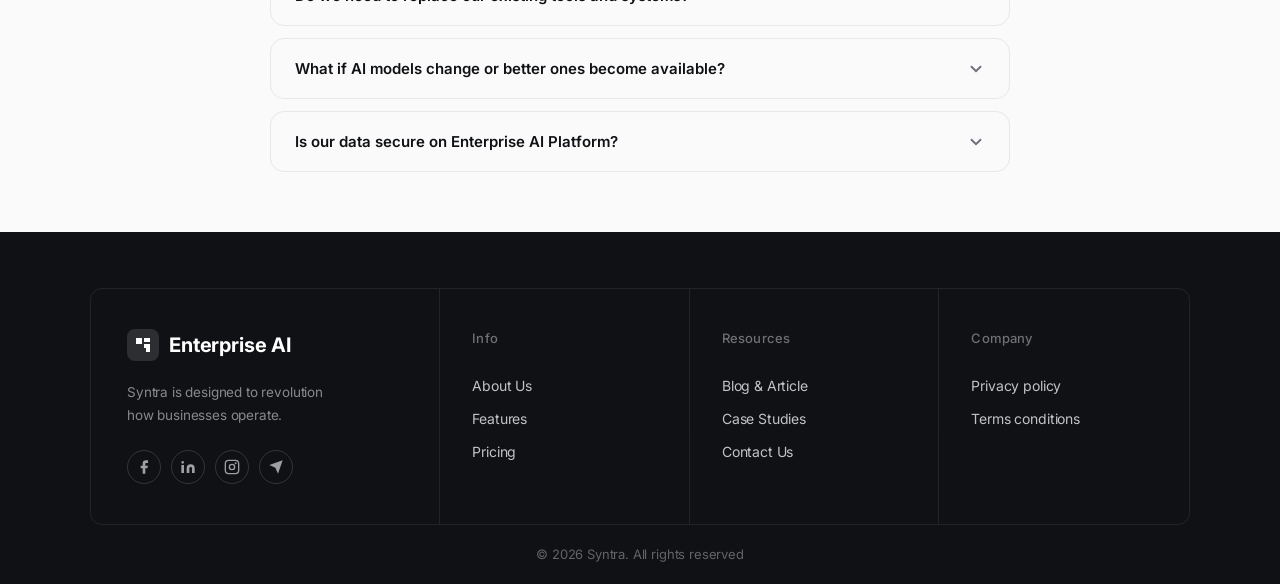
<file: contact.html>
<!doctype html><html lang="en"><head>
<meta charset="utf-8"/><meta name="viewport" content="width=device-width,initial-scale=1"/>
<title>Contact — Syntra</title>
<meta name="description" content="Get in touch with the Syntra team. We usually reply within a few hours."/>
<link href="https://fonts.googleapis.com/css2?family=Inter:wght@400;500;600;700&display=swap" rel="stylesheet">
<link rel="stylesheet" href="styles.css"/>
</head><body>

  <!-- NAVBAR -->
  <header class="nav-wrap">
    <nav class="nav">
      <a href="index.html" class="brand">
        <span class="brand-logo">
          <svg width="20" height="20" viewBox="0 0 20 20" fill="none" xmlns="http://www.w3.org/2000/svg">
            <path
              d="M14 5C11 5 9.5 6.5 9.5 8.5C9.5 10.5 11.5 11.5 11.5 11.5C11.5 11.5 7.5 12.5 7.5 15C7.5 17 9 19 13 19"
              stroke="white" stroke-width="1.8" stroke-linecap="round" stroke-linejoin="round" />
            <path d="M6 5H9.5" stroke="white" stroke-width="1.8" stroke-linecap="round" />
          </svg>
        </span>
        <span>Enterprise AI</span>
      </a>
      <ul class="nav-links">
        <li><a href="about.html">About</a></li>
        <li class="nav-has-dropdown">
          <a href="#" class="nav-dropdown-toggle">Solutions <svg width="12" height="12" viewBox="0 0 12 12" fill="none" style="display:inline-block;vertical-align:middle;margin-left:3px"><path d="M2 4l4 4 4-4" stroke="currentColor" stroke-width="1.5" stroke-linecap="round" stroke-linejoin="round"/></svg></a>
          <ul class="nav-dropdown">
            <li><a href="ai-sdr.html">AI SDR <span class="nav-live-pill">Live</span></a></li>
            <li><a href="ai-chatbot.html">AI Chatbot <span class="nav-live-pill">Live</span></a></li>
            <li><a href="invoice-processing.html">Invoice Processing <span class="nav-live-pill">Live</span></a></li>
          </ul>
        </li>
        <li><a href="industries.html">Industries</a></li>
        <li><a href="#">Use Cases</a></li>
        <li><a href="contact.html">Contact Us</a></li>
      </ul>
      <div class="nav-cta">
        <a href="contact.html" class="btn btn-primary" style="padding: 10px 22px;">Get Started</a>
      </div>
      <button class="nav-toggle" aria-label="Menu" id="navToggle">
        <span></span><span></span><span></span>
      </button>
    </nav>
    <div class="nav-mobile" id="navMobile">
      <a href="about.html">About</a>
      <a href="#">Solutions</a>
      <a href="ai-sdr.html" style="padding-left:20px;font-size:13px">AI SDR <span class="nav-live-pill">Live</span></a>
      <a href="ai-chatbot.html" style="padding-left:20px;font-size:13px">AI Chatbot <span class="nav-live-pill">Live</span></a>
      <a href="invoice-processing.html" style="padding-left:20px;font-size:13px">Invoice Processing <span class="nav-live-pill">Live</span></a>
      <a href="industries.html">Industries</a>
      <a href="#">Use Cases</a>
      <a href="contact.html">Contact Us</a>
      <a href="contact.html" class="btn btn-primary">Get Started</a>
    </div>
  </header>

<section class="hero" style="padding-bottom:40px">
  <div class="rs-grid-bg"></div>
  <div class="aurora-blob"></div>
  <div class="container hero-inner reveal">
    <div class="chip"><span class="chip-dot"></span> Contact us</div>
    <h1 class="h1">Let's talk</h1>
    <p class="sub">Questions, demos, partnerships — drop us a line and we'll get back within a few hours.</p>
  </div>
</section>

<section class="section reveal" style="padding-top:50px">
  <div class="container">

    <!-- TOP ROW: 4 info cards -->
    <div class="contact-top-row">
      <div class="contact-top-card">
        <div class="ctc-ico">
          <svg width="18" height="18" viewBox="0 0 24 24" fill="none" stroke="currentColor" stroke-width="2" stroke-linecap="round" stroke-linejoin="round"><path d="M21 15a2 2 0 0 1-2 2H7l-4 4V5a2 2 0 0 1 2-2h14a2 2 0 0 1 2 2z"/></svg>
        </div>
        <div class="ctc-label">Chat to sales</div>
        <div class="ctc-val"><a href="tel:+18889824016">+1 (888) 982-4016</a></div>
      </div>
      <div class="contact-top-card">
        <div class="ctc-ico">
          <svg width="18" height="18" viewBox="0 0 24 24" fill="none" stroke="currentColor" stroke-width="2" stroke-linecap="round" stroke-linejoin="round"><rect x="2" y="4" width="20" height="16" rx="2"/><polyline points="2,4 12,13 22,4"/></svg>
        </div>
        <div class="ctc-label">Chat to support</div>
        <div class="ctc-val"><a href="mailto:info@technologymindz.com">info@technologymindz.com</a></div>
      </div>
      <div class="contact-top-card">
        <div class="ctc-ico">
          <svg width="18" height="18" viewBox="0 0 24 24" fill="none" stroke="currentColor" stroke-width="2" stroke-linecap="round" stroke-linejoin="round"><path d="M21 10c0 7-9 13-9 13S3 17 3 10a9 9 0 0 1 18 0z"/><circle cx="12" cy="10" r="3"/></svg>
        </div>
        <div class="ctc-label">Visit us</div>
        <div class="ctc-val">20930 Fargo Dr, Cupertino, California, USA</div>
      </div>
      <div class="contact-top-card">
        <div class="ctc-ico">
          <svg width="18" height="18" viewBox="0 0 24 24" fill="none" stroke="currentColor" stroke-width="2" stroke-linecap="round" stroke-linejoin="round"><path d="M22 16.92v3a2 2 0 0 1-2.18 2 19.79 19.79 0 0 1-8.63-3.07A19.5 19.5 0 0 1 4.69 12a19.79 19.79 0 0 1-3.07-8.67A2 2 0 0 1 3.62 2h3a2 2 0 0 1 2 1.72c.127.96.361 1.903.7 2.81a2 2 0 0 1-.45 2.11L8.09 9.91a16 16 0 0 0 6 6l1.27-1.27a2 2 0 0 1 2.11-.45c.907.339 1.85.573 2.81.7A2 2 0 0 1 22 16.92z"/></svg>
        </div>
        <div class="ctc-label">Call us</div>
        <div class="ctc-val"><a href="tel:+18889824016">+1 (888) 982-4016</a></div>
      </div>
    </div>

    <!-- BOTTOM: Form + Talk to sales -->
    <div class="contact-bottom">

      <!-- FORM -->
      <div class="contact-form-card">
        <form id="contactForm">
          <div class="row">
            <div class="field"><label>First Name*</label><input required name="first" placeholder="Robert"/></div>
            <div class="field"><label>Last Name*</label><input required name="last" placeholder="Fox"/></div>
          </div>
          <div class="field"><label>Email*</label><input required type="email" name="email" placeholder="demo@mail.com"/></div>
          <div class="field"><label>Subject*</label><input name="subject" placeholder="Sales"/></div>
          <div class="field"><label>Message</label><textarea name="msg" placeholder="Write message"></textarea></div>
          <button class="btn btn-primary" id="sendBtn" type="submit" style="width:100%;justify-content:center;gap:8px">Book a Demo &nbsp;→</button>
        </form>
      </div>

      <!-- TALK TO SALES -->
      <div class="talk-sales-card">
        <h3>Talk to our sales team</h3>
        <p class="tsc-sub">If you have any questions, please fill out the form and we'll get back to you shortly.</p>

        <div class="tsc-row">
          <div class="tsc-icon">
            <svg width="15" height="15" viewBox="0 0 24 24" fill="none" stroke="#fff" stroke-width="2.2" stroke-linecap="round" stroke-linejoin="round"><path d="M22 16.92v3a2 2 0 0 1-2.18 2 19.79 19.79 0 0 1-8.63-3.07A19.5 19.5 0 0 1 4.69 12a19.79 19.79 0 0 1-3.07-8.67A2 2 0 0 1 3.62 2h3a2 2 0 0 1 2 1.72c.127.96.361 1.903.7 2.81a2 2 0 0 1-.45 2.11L8.09 9.91a16 16 0 0 0 6 6l1.27-1.27a2 2 0 0 1 2.11-.45c.907.339 1.85.573 2.81.7A2 2 0 0 1 22 16.92z"/></svg>
          </div>
          <a href="tel:+18889824016">+1 (888) 982-4016</a>
        </div>
        <div class="tsc-row">
          <div class="tsc-icon">
            <svg width="15" height="15" viewBox="0 0 24 24" fill="none" stroke="#fff" stroke-width="2.2" stroke-linecap="round" stroke-linejoin="round"><rect x="2" y="4" width="20" height="16" rx="2"/><polyline points="2,4 12,13 22,4"/></svg>
          </div>
          <a href="mailto:info@technologymindz.com">info@technologymindz.com</a>
        </div>
        <div class="tsc-row">
          <div class="tsc-icon">
            <svg width="15" height="15" viewBox="0 0 24 24" fill="none" stroke="#fff" stroke-width="2.2" stroke-linecap="round" stroke-linejoin="round"><path d="M21 10c0 7-9 13-9 13S3 17 3 10a9 9 0 0 1 18 0z"/><circle cx="12" cy="10" r="3"/></svg>
          </div>
          <span>20930 Fargo Dr, Cupertino, California, USA</span>
        </div>

        <hr class="tsc-divider">

        <div class="tsc-hours-label">Monday - Friday</div>
        <div class="tsc-hours-row">
          <div class="tsc-icon">
            <svg width="14" height="14" viewBox="0 0 24 24" fill="none" stroke="#fff" stroke-width="2.2" stroke-linecap="round" stroke-linejoin="round"><circle cx="12" cy="12" r="10"/><polyline points="12 6 12 12 16 14"/></svg>
          </div>
          <span>9:00 AM – 5:00 PM</span>
        </div>

        <div class="tsc-socials">
          <a href="#" class="tsc-social" aria-label="Facebook">
            <svg width="14" height="14" viewBox="0 0 24 24" fill="currentColor"><path d="M18 2h-3a5 5 0 0 0-5 5v3H7v4h3v8h4v-8h3l1-4h-4V7a1 1 0 0 1 1-1h3z"/></svg>
          </a>
          <a href="#" class="tsc-social" aria-label="Instagram">
            <svg width="14" height="14" viewBox="0 0 24 24" fill="none" stroke="currentColor" stroke-width="2" stroke-linecap="round" stroke-linejoin="round"><rect x="2" y="2" width="20" height="20" rx="5"/><circle cx="12" cy="12" r="4"/><circle cx="17.5" cy="6.5" r=".5" fill="currentColor"/></svg>
          </a>
          <a href="#" class="tsc-social" aria-label="LinkedIn">
            <svg width="14" height="14" viewBox="0 0 24 24" fill="currentColor"><path d="M16 8a6 6 0 0 1 6 6v7h-4v-7a2 2 0 0 0-2-2 2 2 0 0 0-2 2v7h-4v-7a6 6 0 0 1 6-6zM2 9h4v12H2zm2-6a2 2 0 1 1 0 4 2 2 0 0 1 0-4z"/></svg>
          </a>
          <a href="#" class="tsc-social" aria-label="Telegram">
            <svg width="14" height="14" viewBox="0 0 24 24" fill="currentColor"><path d="M22 2L11 13M22 2L15 22l-4-9-9-4 20-7z"/></svg>
          </a>
        </div>
      </div>

    </div>
  </div>
</section>

  <!-- FAQ -->
  <section class="section faq-section reveal">
    <div class="container narrow">
      <div class="faq-head">
        <div class="faq-label">
          <span class="chip-dot"></span>
          Frequently Asked Questions
        </div>
        <h2 class="faq-heading">Frequently Asked Questions</h2>
        <p class="faq-sub">Get answers to common questions here</p>
      </div>
      <div class="faq-list">
        <div class="faq-item open">
          <button class="faq-q" aria-expanded="true">
            <span>How quickly can Enterprise AI Platform be deployed?</span>
            <span class="faq-chevron">
              <svg width="18" height="18" viewBox="0 0 24 24" fill="none" stroke="currentColor" stroke-width="2.5" stroke-linecap="round">
                <polyline points="6 9 12 15 18 9" />
              </svg>
            </span>
          </button>
          <div class="faq-body">
            <div>
              <p>Enterprise AI Platform is live within 4–8 weeks — faster than industry average. Every agent is pre-built and fully tested, with zero disruption to your existing operations. A dedicated consultant owns the entire process from onboarding to go-live.</p>
            </div>
          </div>
        </div>
        <div class="faq-item">
          <button class="faq-q" aria-expanded="false">
            <span>Do we need to replace our existing tools and systems?</span>
            <span class="faq-chevron">
              <svg width="18" height="18" viewBox="0 0 24 24" fill="none" stroke="currentColor" stroke-width="2.5" stroke-linecap="round">
                <polyline points="6 9 12 15 18 9" />
              </svg>
            </span>
          </button>
          <div class="faq-body">
            <div>
              <p>No. Enterprise AI Platform integrates seamlessly with your existing CRM, ERP, databases, and third-party tools. It connects to your current infrastructure — not replace it. Your teams continue working in familiar systems while AI handles the intelligence layer.</p>
            </div>
          </div>
        </div>
        <div class="faq-item">
          <button class="faq-q" aria-expanded="false">
            <span>What if AI models change or better ones become available?</span>
            <span class="faq-chevron">
              <svg width="18" height="18" viewBox="0 0 24 24" fill="none" stroke="currentColor" stroke-width="2.5" stroke-linecap="round">
                <polyline points="6 9 12 15 18 9" />
              </svg>
            </span>
          </button>
          <div class="faq-body">
            <div>
              <p>The platform is LLM agnostic by design. It dynamically selects the best model for each use case and adapts automatically as the AI landscape evolves. The Technology Mindz team manages all model updates and optimizations — your platform stays best-in-class without any rebuilding on your end.</p>
            </div>
          </div>
        </div>
        <div class="faq-item">
          <button class="faq-q" aria-expanded="false">
            <span>Is our data secure on Enterprise AI Platform?</span>
            <span class="faq-chevron">
              <svg width="18" height="18" viewBox="0 0 24 24" fill="none" stroke="currentColor" stroke-width="2.5" stroke-linecap="round">
                <polyline points="6 9 12 15 18 9" />
              </svg>
            </span>
          </button>
          <div class="faq-body">
            <div>
              <p>Yes. The platform is SOC2 certified and ISO 27001 compliant with enterprise-grade security built in. For regulated industries, private LLM deployment is available — your data stays entirely within your environment and is never shared externally.</p>
            </div>
          </div>
        </div>
      </div>
    </div>
  </section>

  <!-- FOOTER -->
  <footer class="footer" id="company">
    <div class="container">
      <div class="foot-grid">
        <!-- Brand col -->
        <div class="foot-brand">
          <a href="index.html" class="brand foot-brand-link">
            <span class="brand-logo">
              <svg width="20" height="20" viewBox="0 0 20 20" fill="none">
                <path d="M3 3h6v6H3zM11 3h6v4h-6zM11 9h6v8h-4v-4h-2z" fill="#fff" />
              </svg>
            </span>
            <span>Enterprise AI</span>
          </a>
          <p class="foot-desc">Syntra is designed to revolution<br>how businesses operate.</p>
          <div class="foot-socials">
            <a href="#" class="foot-social" aria-label="Facebook">
              <svg width="16" height="16" viewBox="0 0 24 24" fill="currentColor">
                <path d="M18 2h-3a5 5 0 0 0-5 5v3H7v4h3v8h4v-8h3l1-4h-4V7a1 1 0 0 1 1-1h3z" />
              </svg>
            </a>
            <a href="#" class="foot-social" aria-label="LinkedIn">
              <svg width="16" height="16" viewBox="0 0 24 24" fill="currentColor">
                <path
                  d="M16 8a6 6 0 0 1 6 6v7h-4v-7a2 2 0 0 0-2-2 2 2 0 0 0-2 2v7h-4v-7a6 6 0 0 1 6-6zM2 9h4v12H2zm2-6a2 2 0 1 1 0 4 2 2 0 0 1 0-4z" />
              </svg>
            </a>
            <a href="#" class="foot-social" aria-label="Instagram">
              <svg width="16" height="16" viewBox="0 0 24 24" fill="none" stroke="currentColor" stroke-width="2"
                stroke-linecap="round" stroke-linejoin="round">
                <rect x="2" y="2" width="20" height="20" rx="5" />
                <circle cx="12" cy="12" r="4" />
                <circle cx="17.5" cy="6.5" r=".5" fill="currentColor" />
              </svg>
            </a>
            <a href="#" class="foot-social" aria-label="Telegram">
              <svg width="16" height="16" viewBox="0 0 24 24" fill="currentColor">
                <path d="M22 2L11 13M22 2L15 22l-4-9-9-4 20-7z" />
              </svg>
            </a>
          </div>
        </div>
        <!-- Info -->
        <div class="foot-col">
          <h5 class="foot-col-title">Info</h5>
          <a href="about.html">About Us</a>
          <a href="#features">Features</a>
          <a href="#pricing">Pricing</a>
        </div>
        <!-- Resources -->
        <div class="foot-col">
          <h5 class="foot-col-title">Resources</h5>
          <a href="#">Blog &amp; Article</a>
          <a href="#">Case Studies</a>
          <a href="contact.html">Contact Us</a>
        </div>
        <!-- Company -->
        <div class="foot-col">
          <h5 class="foot-col-title">Company</h5>
          <a href="#">Privacy policy</a>
          <a href="#">Terms conditions</a>
        </div>
      </div>
      <div class="foot-bottom">
        <span>&copy; 2026 Syntra. All rights reserved</span>
      </div>
    </div>
  </footer>
<script src="script.js"></script>
<script>
document.getElementById('contactForm').addEventListener('submit',function(e){
  e.preventDefault();
  document.getElementById('sendBtn').textContent="Thanks! We'll be in touch ✓";
});
</script>
</body></html>
</file>
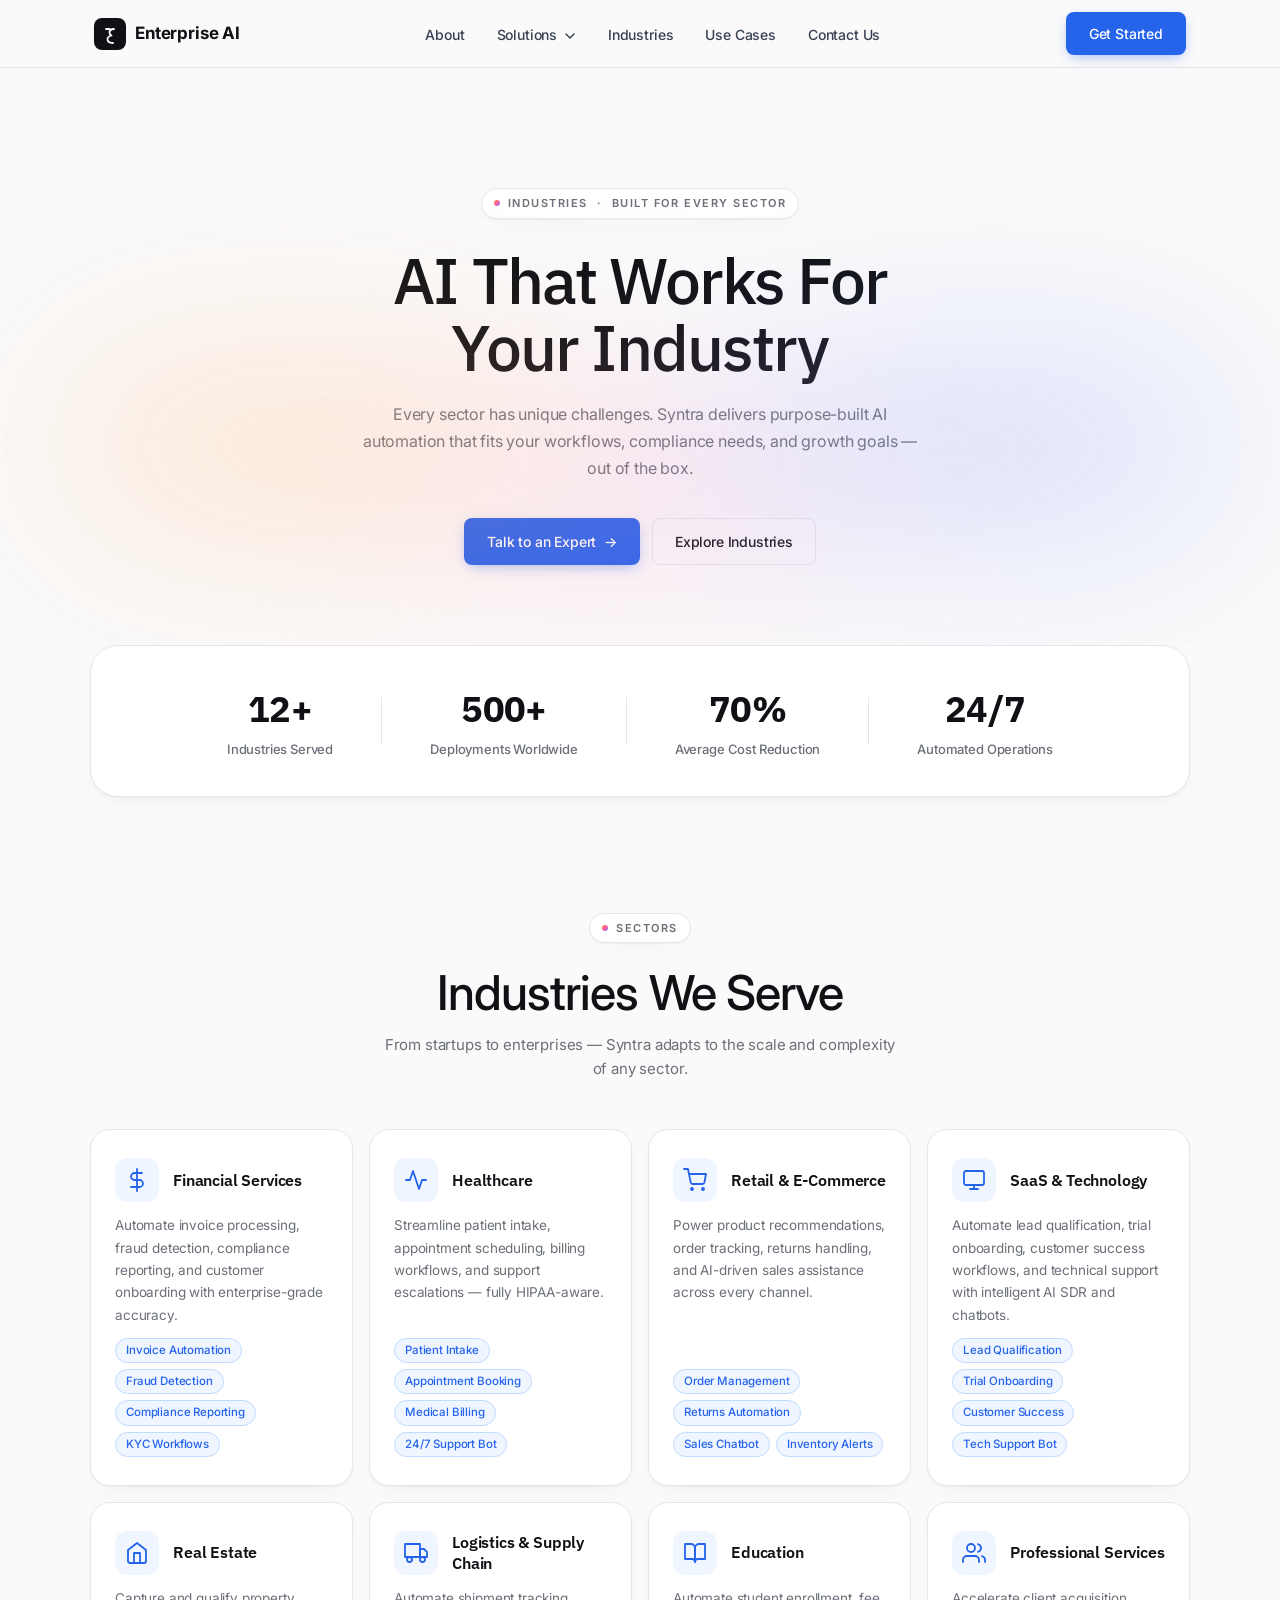
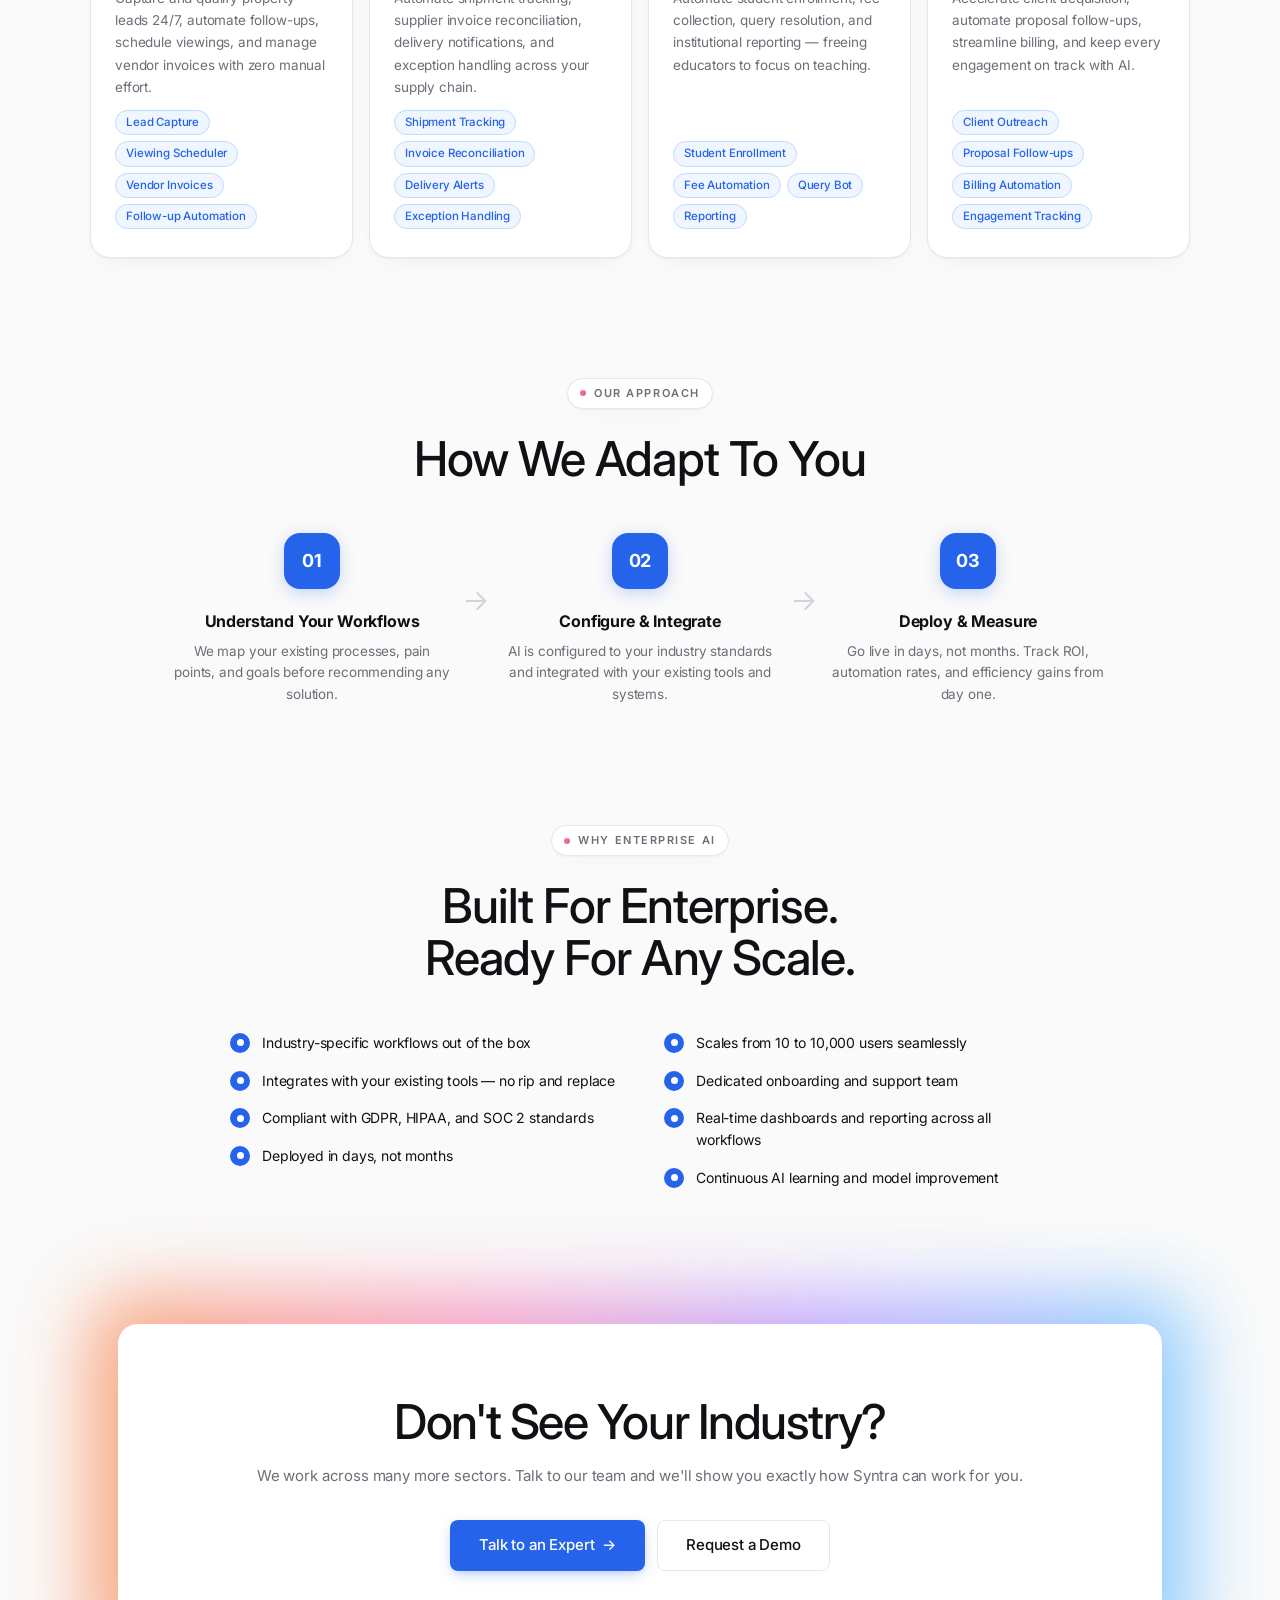
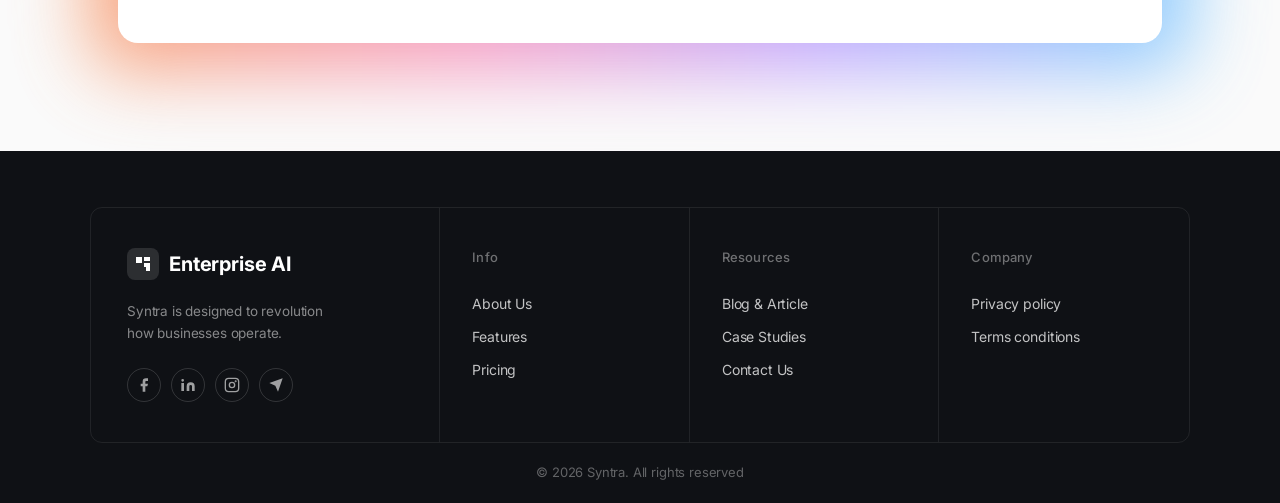
<file: industries.html>
<!doctype html>
<html lang="en">

<head>
  <meta charset="utf-8" />
  <meta name="viewport" content="width=device-width,initial-scale=1" />
  <title>Industries — Syntra</title>
  <meta name="description" content="Syntra's AI solutions are built for your industry. From finance to healthcare, we automate workflows, reduce costs, and accelerate growth across every sector." />
  <link rel="preconnect" href="https://fonts.googleapis.com">
  <link rel="preconnect" href="https://fonts.gstatic.com" crossorigin>
  <link href="https://fonts.googleapis.com/css2?family=Inter:wght@400;500;600;700&family=IBM+Plex+Sans:wght@400;500;600;700&display=swap" rel="stylesheet">
  <link rel="stylesheet" href="styles.css" />
</head>

<body>

  <!-- NAVBAR -->
  <header class="nav-wrap">
    <nav class="nav">
      <a href="index.html" class="brand">
        <span class="brand-logo">
          <svg width="20" height="20" viewBox="0 0 20 20" fill="none" xmlns="http://www.w3.org/2000/svg">
            <path d="M14 5C11 5 9.5 6.5 9.5 8.5C9.5 10.5 11.5 11.5 11.5 11.5C11.5 11.5 7.5 12.5 7.5 15C7.5 17 9 19 13 19"
              stroke="white" stroke-width="1.8" stroke-linecap="round" stroke-linejoin="round" />
            <path d="M6 5H9.5" stroke="white" stroke-width="1.8" stroke-linecap="round" />
          </svg>
        </span>
        <span>Enterprise AI</span>
      </a>
      <ul class="nav-links">
        <li><a href="about.html">About</a></li>
        <li class="nav-has-dropdown">
          <a href="#" class="nav-dropdown-toggle">Solutions <svg width="12" height="12" viewBox="0 0 12 12" fill="none" style="display:inline-block;vertical-align:middle;margin-left:3px"><path d="M2 4l4 4 4-4" stroke="currentColor" stroke-width="1.5" stroke-linecap="round" stroke-linejoin="round"/></svg></a>
          <ul class="nav-dropdown">
            <li><a href="ai-sdr.html">AI SDR <span class="nav-live-pill">Live</span></a></li>
            <li><a href="ai-chatbot.html">AI Chatbot <span class="nav-live-pill">Live</span></a></li>
            <li><a href="invoice-processing.html">Invoice Processing <span class="nav-live-pill">Live</span></a></li>
          </ul>
        </li>
        <li><a href="industries.html">Industries</a></li>
        <li><a href="#">Use Cases</a></li>
        <li><a href="contact.html">Contact Us</a></li>
      </ul>
      <div class="nav-cta">
        <a href="contact.html" class="btn btn-primary" style="padding: 10px 22px;">Get Started</a>
      </div>
      <button class="nav-toggle" aria-label="Menu" id="navToggle">
        <span></span><span></span><span></span>
      </button>
    </nav>
    <div class="nav-mobile" id="navMobile">
      <a href="about.html">About</a>
      <a href="#">Solutions</a>
      <a href="ai-sdr.html" style="padding-left:20px;font-size:13px">AI SDR <span class="nav-live-pill">Live</span></a>
      <a href="ai-chatbot.html" style="padding-left:20px;font-size:13px">AI Chatbot <span class="nav-live-pill">Live</span></a>
      <a href="invoice-processing.html" style="padding-left:20px;font-size:13px">Invoice Processing <span class="nav-live-pill">Live</span></a>
      <a href="industries.html">Industries</a>
      <a href="#">Use Cases</a>
      <a href="contact.html">Contact Us</a>
      <a href="contact.html" class="btn btn-primary">Get Started</a>
    </div>
  </header>

  <!-- HERO -->
  <section class="sdr-hero reveal">
    <div class="container">
      <div class="sdr-hero-inner">
        <div class="aurora-blob"></div>
        <div class="chip"><span class="chip-dot"></span> Industries &nbsp;·&nbsp; Built For Every Sector</div>
        <h1 class="sdr-hero-h1">AI That Works For<br>Your Industry</h1>
        <p class="sdr-hero-sub">Every sector has unique challenges. Syntra delivers purpose-built AI automation that fits your workflows, compliance needs, and growth goals — out of the box.</p>
        <div class="sdr-hero-btns">
          <a href="contact.html" class="btn btn-primary">Talk to an Expert &nbsp;→</a>
          <a href="#industries" class="btn btn-ghost">Explore Industries</a>
        </div>
      </div>
    </div>
  </section>

  <!-- STATS STRIP -->
  <section class="section ind-stats-strip reveal">
    <div class="container">
      <div class="ind-stats-row">
        <div class="ind-stat">
          <span class="ind-stat-num">12+</span>
          <span class="ind-stat-label">Industries Served</span>
        </div>
        <div class="ind-stat-divider"></div>
        <div class="ind-stat">
          <span class="ind-stat-num">500+</span>
          <span class="ind-stat-label">Deployments Worldwide</span>
        </div>
        <div class="ind-stat-divider"></div>
        <div class="ind-stat">
          <span class="ind-stat-num">70%</span>
          <span class="ind-stat-label">Average Cost Reduction</span>
        </div>
        <div class="ind-stat-divider"></div>
        <div class="ind-stat">
          <span class="ind-stat-num">24/7</span>
          <span class="ind-stat-label">Automated Operations</span>
        </div>
      </div>
    </div>
  </section>

  <!-- INDUSTRIES GRID -->
  <section class="section reveal" id="industries">
    <div class="container">
      <div class="section-head">
        <div class="chip"><span class="chip-dot"></span> Sectors</div>
        <h2 class="h2">Industries We Serve</h2>
        <p class="section-sub">From startups to enterprises — Syntra adapts to the scale and complexity of any sector.</p>
      </div>
      <div class="ind-grid">

        <!-- Finance -->
        <div class="ind-card">
          <div class="ind-card-head">
            <div class="ind-ico">
              <svg width="24" height="24" viewBox="0 0 24 24" fill="none" stroke="currentColor" stroke-width="1.8" stroke-linecap="round" stroke-linejoin="round">
                <line x1="12" y1="1" x2="12" y2="23"/><path d="M17 5H9.5a3.5 3.5 0 0 0 0 7h5a3.5 3.5 0 0 1 0 7H6"/>
              </svg>
            </div>
            <h3 class="ind-card-title">Financial Services</h3>
          </div>
          <p class="ind-card-desc">Automate invoice processing, fraud detection, compliance reporting, and customer onboarding with enterprise-grade accuracy.</p>
          <ul class="ind-tag-list">
            <li class="ind-tag">Invoice Automation</li>
            <li class="ind-tag">Fraud Detection</li>
            <li class="ind-tag">Compliance Reporting</li>
            <li class="ind-tag">KYC Workflows</li>
          </ul>
        </div>

        <!-- Healthcare -->
        <div class="ind-card">
          <div class="ind-card-head">
            <div class="ind-ico">
              <svg width="24" height="24" viewBox="0 0 24 24" fill="none" stroke="currentColor" stroke-width="1.8" stroke-linecap="round" stroke-linejoin="round">
                <path d="M22 12h-4l-3 9L9 3l-3 9H2"/>
              </svg>
            </div>
            <h3 class="ind-card-title">Healthcare</h3>
          </div>
          <p class="ind-card-desc">Streamline patient intake, appointment scheduling, billing workflows, and support escalations — fully HIPAA-aware.</p>
          <ul class="ind-tag-list">
            <li class="ind-tag">Patient Intake</li>
            <li class="ind-tag">Appointment Booking</li>
            <li class="ind-tag">Medical Billing</li>
            <li class="ind-tag">24/7 Support Bot</li>
          </ul>
        </div>

        <!-- Retail & E-Commerce -->
        <div class="ind-card">
          <div class="ind-card-head">
            <div class="ind-ico">
              <svg width="24" height="24" viewBox="0 0 24 24" fill="none" stroke="currentColor" stroke-width="1.8" stroke-linecap="round" stroke-linejoin="round">
                <circle cx="9" cy="21" r="1"/><circle cx="20" cy="21" r="1"/><path d="M1 1h4l2.68 13.39a2 2 0 0 0 2 1.61h9.72a2 2 0 0 0 2-1.61L23 6H6"/>
              </svg>
            </div>
            <h3 class="ind-card-title">Retail & E-Commerce</h3>
          </div>
          <p class="ind-card-desc">Power product recommendations, order tracking, returns handling, and AI-driven sales assistance across every channel.</p>
          <ul class="ind-tag-list">
            <li class="ind-tag">Order Management</li>
            <li class="ind-tag">Returns Automation</li>
            <li class="ind-tag">Sales Chatbot</li>
            <li class="ind-tag">Inventory Alerts</li>
          </ul>
        </div>

        <!-- SaaS & Technology -->
        <div class="ind-card">
          <div class="ind-card-head">
            <div class="ind-ico">
              <svg width="24" height="24" viewBox="0 0 24 24" fill="none" stroke="currentColor" stroke-width="1.8" stroke-linecap="round" stroke-linejoin="round">
                <rect x="2" y="3" width="20" height="14" rx="2"/><line x1="8" y1="21" x2="16" y2="21"/><line x1="12" y1="17" x2="12" y2="21"/>
              </svg>
            </div>
            <h3 class="ind-card-title">SaaS & Technology</h3>
          </div>
          <p class="ind-card-desc">Automate lead qualification, trial onboarding, customer success workflows, and technical support with intelligent AI SDR and chatbots.</p>
          <ul class="ind-tag-list">
            <li class="ind-tag">Lead Qualification</li>
            <li class="ind-tag">Trial Onboarding</li>
            <li class="ind-tag">Customer Success</li>
            <li class="ind-tag">Tech Support Bot</li>
          </ul>
        </div>

        <!-- Real Estate -->
        <div class="ind-card">
          <div class="ind-card-head">
            <div class="ind-ico">
              <svg width="24" height="24" viewBox="0 0 24 24" fill="none" stroke="currentColor" stroke-width="1.8" stroke-linecap="round" stroke-linejoin="round">
                <path d="M3 9l9-7 9 7v11a2 2 0 0 1-2 2H5a2 2 0 0 1-2-2z"/><polyline points="9 22 9 12 15 12 15 22"/>
              </svg>
            </div>
            <h3 class="ind-card-title">Real Estate</h3>
          </div>
          <p class="ind-card-desc">Capture and qualify property leads 24/7, automate follow-ups, schedule viewings, and manage vendor invoices with zero manual effort.</p>
          <ul class="ind-tag-list">
            <li class="ind-tag">Lead Capture</li>
            <li class="ind-tag">Viewing Scheduler</li>
            <li class="ind-tag">Vendor Invoices</li>
            <li class="ind-tag">Follow-up Automation</li>
          </ul>
        </div>

        <!-- Logistics -->
        <div class="ind-card">
          <div class="ind-card-head">
            <div class="ind-ico">
              <svg width="24" height="24" viewBox="0 0 24 24" fill="none" stroke="currentColor" stroke-width="1.8" stroke-linecap="round" stroke-linejoin="round">
                <rect x="1" y="3" width="15" height="13"/><polygon points="16 8 20 8 23 11 23 16 16 16 16 8"/><circle cx="5.5" cy="18.5" r="2.5"/><circle cx="18.5" cy="18.5" r="2.5"/>
              </svg>
            </div>
            <h3 class="ind-card-title">Logistics & Supply Chain</h3>
          </div>
          <p class="ind-card-desc">Automate shipment tracking, supplier invoice reconciliation, delivery notifications, and exception handling across your supply chain.</p>
          <ul class="ind-tag-list">
            <li class="ind-tag">Shipment Tracking</li>
            <li class="ind-tag">Invoice Reconciliation</li>
            <li class="ind-tag">Delivery Alerts</li>
            <li class="ind-tag">Exception Handling</li>
          </ul>
        </div>

        <!-- Education -->
        <div class="ind-card">
          <div class="ind-card-head">
            <div class="ind-ico">
              <svg width="24" height="24" viewBox="0 0 24 24" fill="none" stroke="currentColor" stroke-width="1.8" stroke-linecap="round" stroke-linejoin="round">
                <path d="M2 3h6a4 4 0 0 1 4 4v14a3 3 0 0 0-3-3H2z"/><path d="M22 3h-6a4 4 0 0 0-4 4v14a3 3 0 0 1 3-3h7z"/>
              </svg>
            </div>
            <h3 class="ind-card-title">Education</h3>
          </div>
          <p class="ind-card-desc">Automate student enrollment, fee collection, query resolution, and institutional reporting — freeing educators to focus on teaching.</p>
          <ul class="ind-tag-list">
            <li class="ind-tag">Student Enrollment</li>
            <li class="ind-tag">Fee Automation</li>
            <li class="ind-tag">Query Bot</li>
            <li class="ind-tag">Reporting</li>
          </ul>
        </div>

        <!-- Professional Services -->
        <div class="ind-card">
          <div class="ind-card-head">
            <div class="ind-ico">
              <svg width="24" height="24" viewBox="0 0 24 24" fill="none" stroke="currentColor" stroke-width="1.8" stroke-linecap="round" stroke-linejoin="round">
                <path d="M17 21v-2a4 4 0 0 0-4-4H5a4 4 0 0 0-4 4v2"/><circle cx="9" cy="7" r="4"/><path d="M23 21v-2a4 4 0 0 0-3-3.87"/><path d="M16 3.13a4 4 0 0 1 0 7.75"/>
              </svg>
            </div>
            <h3 class="ind-card-title">Professional Services</h3>
          </div>
          <p class="ind-card-desc">Accelerate client acquisition, automate proposal follow-ups, streamline billing, and keep every engagement on track with AI.</p>
          <ul class="ind-tag-list">
            <li class="ind-tag">Client Outreach</li>
            <li class="ind-tag">Proposal Follow-ups</li>
            <li class="ind-tag">Billing Automation</li>
            <li class="ind-tag">Engagement Tracking</li>
          </ul>
        </div>

      </div>
    </div>
  </section>

  <!-- HOW WE ADAPT -->
  <section class="section sdr-steps-section reveal">
    <div class="container">
      <div class="section-head">
        <div class="chip"><span class="chip-dot"></span> Our Approach</div>
        <h2 class="h2">How We Adapt To You</h2>
      </div>
      <div class="sdr-steps">

        <div class="sdr-step">
          <div class="sdr-step-num">01</div>
          <h3>Understand Your Workflows</h3>
          <p>We map your existing processes, pain points, and goals before recommending any solution.</p>
        </div>

        <div class="sdr-step-arrow">
          <svg width="32" height="32" viewBox="0 0 24 24" fill="none" stroke="currentColor" stroke-width="1.5" stroke-linecap="round" stroke-linejoin="round">
            <path d="M5 12h14M13 6l6 6-6 6"/>
          </svg>
        </div>

        <div class="sdr-step">
          <div class="sdr-step-num">02</div>
          <h3>Configure & Integrate</h3>
          <p>AI is configured to your industry standards and integrated with your existing tools and systems.</p>
        </div>

        <div class="sdr-step-arrow">
          <svg width="32" height="32" viewBox="0 0 24 24" fill="none" stroke="currentColor" stroke-width="1.5" stroke-linecap="round" stroke-linejoin="round">
            <path d="M5 12h14M13 6l6 6-6 6"/>
          </svg>
        </div>

        <div class="sdr-step">
          <div class="sdr-step-num">03</div>
          <h3>Deploy & Measure</h3>
          <p>Go live in days, not months. Track ROI, automation rates, and efficiency gains from day one.</p>
        </div>

      </div>
    </div>
  </section>

  <!-- WHY SYNTRA -->
  <section class="section reveal">
    <div class="container">
      <div class="section-head">
        <div class="chip"><span class="chip-dot"></span> Why Enterprise AI</div>
        <h2 class="h2">Built For Enterprise. Ready For Any Scale.</h2>
      </div>
      <div class="sdr-benefits">
        <div class="sdr-benefit-col">
          <div class="sdr-benefit-item">
            <span class="sdr-benefit-dot"></span>
            <span>Industry-specific workflows out of the box</span>
          </div>
          <div class="sdr-benefit-item">
            <span class="sdr-benefit-dot"></span>
            <span>Integrates with your existing tools — no rip and replace</span>
          </div>
          <div class="sdr-benefit-item">
            <span class="sdr-benefit-dot"></span>
            <span>Compliant with GDPR, HIPAA, and SOC 2 standards</span>
          </div>
          <div class="sdr-benefit-item">
            <span class="sdr-benefit-dot"></span>
            <span>Deployed in days, not months</span>
          </div>
        </div>
        <div class="sdr-benefit-col">
          <div class="sdr-benefit-item">
            <span class="sdr-benefit-dot"></span>
            <span>Scales from 10 to 10,000 users seamlessly</span>
          </div>
          <div class="sdr-benefit-item">
            <span class="sdr-benefit-dot"></span>
            <span>Dedicated onboarding and support team</span>
          </div>
          <div class="sdr-benefit-item">
            <span class="sdr-benefit-dot"></span>
            <span>Real-time dashboards and reporting across all workflows</span>
          </div>
          <div class="sdr-benefit-item">
            <span class="sdr-benefit-dot"></span>
            <span>Continuous AI learning and model improvement</span>
          </div>
        </div>
      </div>
    </div>
  </section>

  <!-- CTA -->
  <section class="section cta-section reveal">
    <div class="container">
      <div class="cta-glow-wrap">
        <div class="cta-card">
          <h2 class="cta-heading">Don't See Your Industry?</h2>
          <p class="cta-sub">We work across many more sectors. Talk to our team and we'll show you exactly how Syntra can work for you.</p>
          <div style="display:flex;gap:12px;justify-content:center;flex-wrap:wrap">
            <a href="contact.html" class="btn btn-primary cta-btn">Talk to an Expert &nbsp;→</a>
            <a href="contact.html" class="btn btn-ghost cta-btn">Request a Demo</a>
          </div>
        </div>
      </div>
    </div>
  </section>

  <!-- FOOTER -->
  <footer class="footer" id="company">
    <div class="container">
      <div class="foot-grid">
        <!-- Brand col -->
        <div class="foot-brand">
          <a href="index.html" class="brand foot-brand-link">
            <span class="brand-logo">
              <svg width="20" height="20" viewBox="0 0 20 20" fill="none">
                <path d="M3 3h6v6H3zM11 3h6v4h-6zM11 9h6v8h-4v-4h-2z" fill="#fff" />
              </svg>
            </span>
            <span>Enterprise AI</span>
          </a>
          <p class="foot-desc">Syntra is designed to revolution<br>how businesses operate.</p>
          <div class="foot-socials">
            <a href="#" class="foot-social" aria-label="Facebook">
              <svg width="16" height="16" viewBox="0 0 24 24" fill="currentColor">
                <path d="M18 2h-3a5 5 0 0 0-5 5v3H7v4h3v8h4v-8h3l1-4h-4V7a1 1 0 0 1 1-1h3z" />
              </svg>
            </a>
            <a href="#" class="foot-social" aria-label="LinkedIn">
              <svg width="16" height="16" viewBox="0 0 24 24" fill="currentColor">
                <path
                  d="M16 8a6 6 0 0 1 6 6v7h-4v-7a2 2 0 0 0-2-2 2 2 0 0 0-2 2v7h-4v-7a6 6 0 0 1 6-6zM2 9h4v12H2zm2-6a2 2 0 1 1 0 4 2 2 0 0 1 0-4z" />
              </svg>
            </a>
            <a href="#" class="foot-social" aria-label="Instagram">
              <svg width="16" height="16" viewBox="0 0 24 24" fill="none" stroke="currentColor" stroke-width="2"
                stroke-linecap="round" stroke-linejoin="round">
                <rect x="2" y="2" width="20" height="20" rx="5" />
                <circle cx="12" cy="12" r="4" />
                <circle cx="17.5" cy="6.5" r=".5" fill="currentColor" />
              </svg>
            </a>
            <a href="#" class="foot-social" aria-label="Telegram">
              <svg width="16" height="16" viewBox="0 0 24 24" fill="currentColor">
                <path d="M22 2L11 13M22 2L15 22l-4-9-9-4 20-7z" />
              </svg>
            </a>
          </div>
        </div>
        <!-- Info -->
        <div class="foot-col">
          <h5 class="foot-col-title">Info</h5>
          <a href="about.html">About Us</a>
          <a href="#features">Features</a>
          <a href="#pricing">Pricing</a>
        </div>
        <!-- Resources -->
        <div class="foot-col">
          <h5 class="foot-col-title">Resources</h5>
          <a href="#">Blog &amp; Article</a>
          <a href="#">Case Studies</a>
          <a href="contact.html">Contact Us</a>
        </div>
        <!-- Company -->
        <div class="foot-col">
          <h5 class="foot-col-title">Company</h5>
          <a href="#">Privacy policy</a>
          <a href="#">Terms conditions</a>
        </div>
      </div>
      <div class="foot-bottom">
        <span>&copy; 2026 Syntra. All rights reserved</span>
      </div>
    </div>
  </footer>

  <script src="script.js"></script>
</body>
</html>
</file>
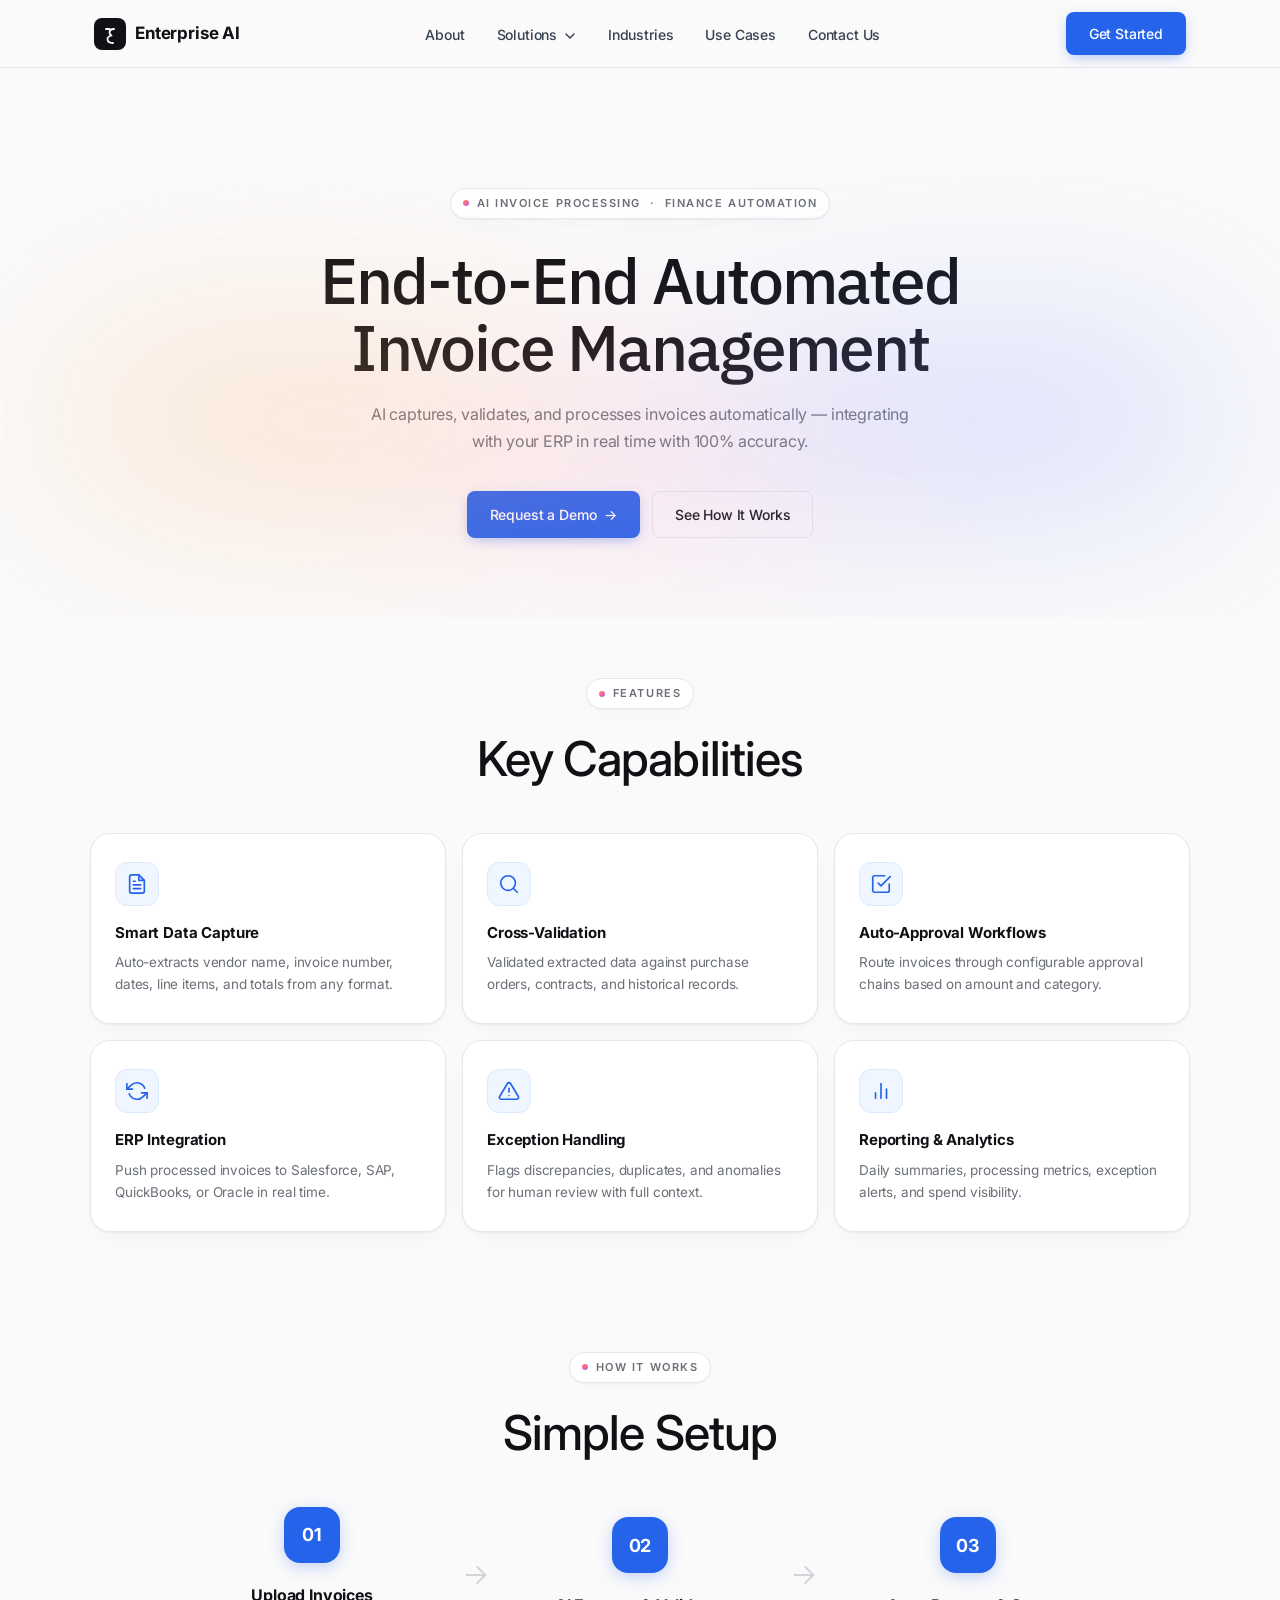
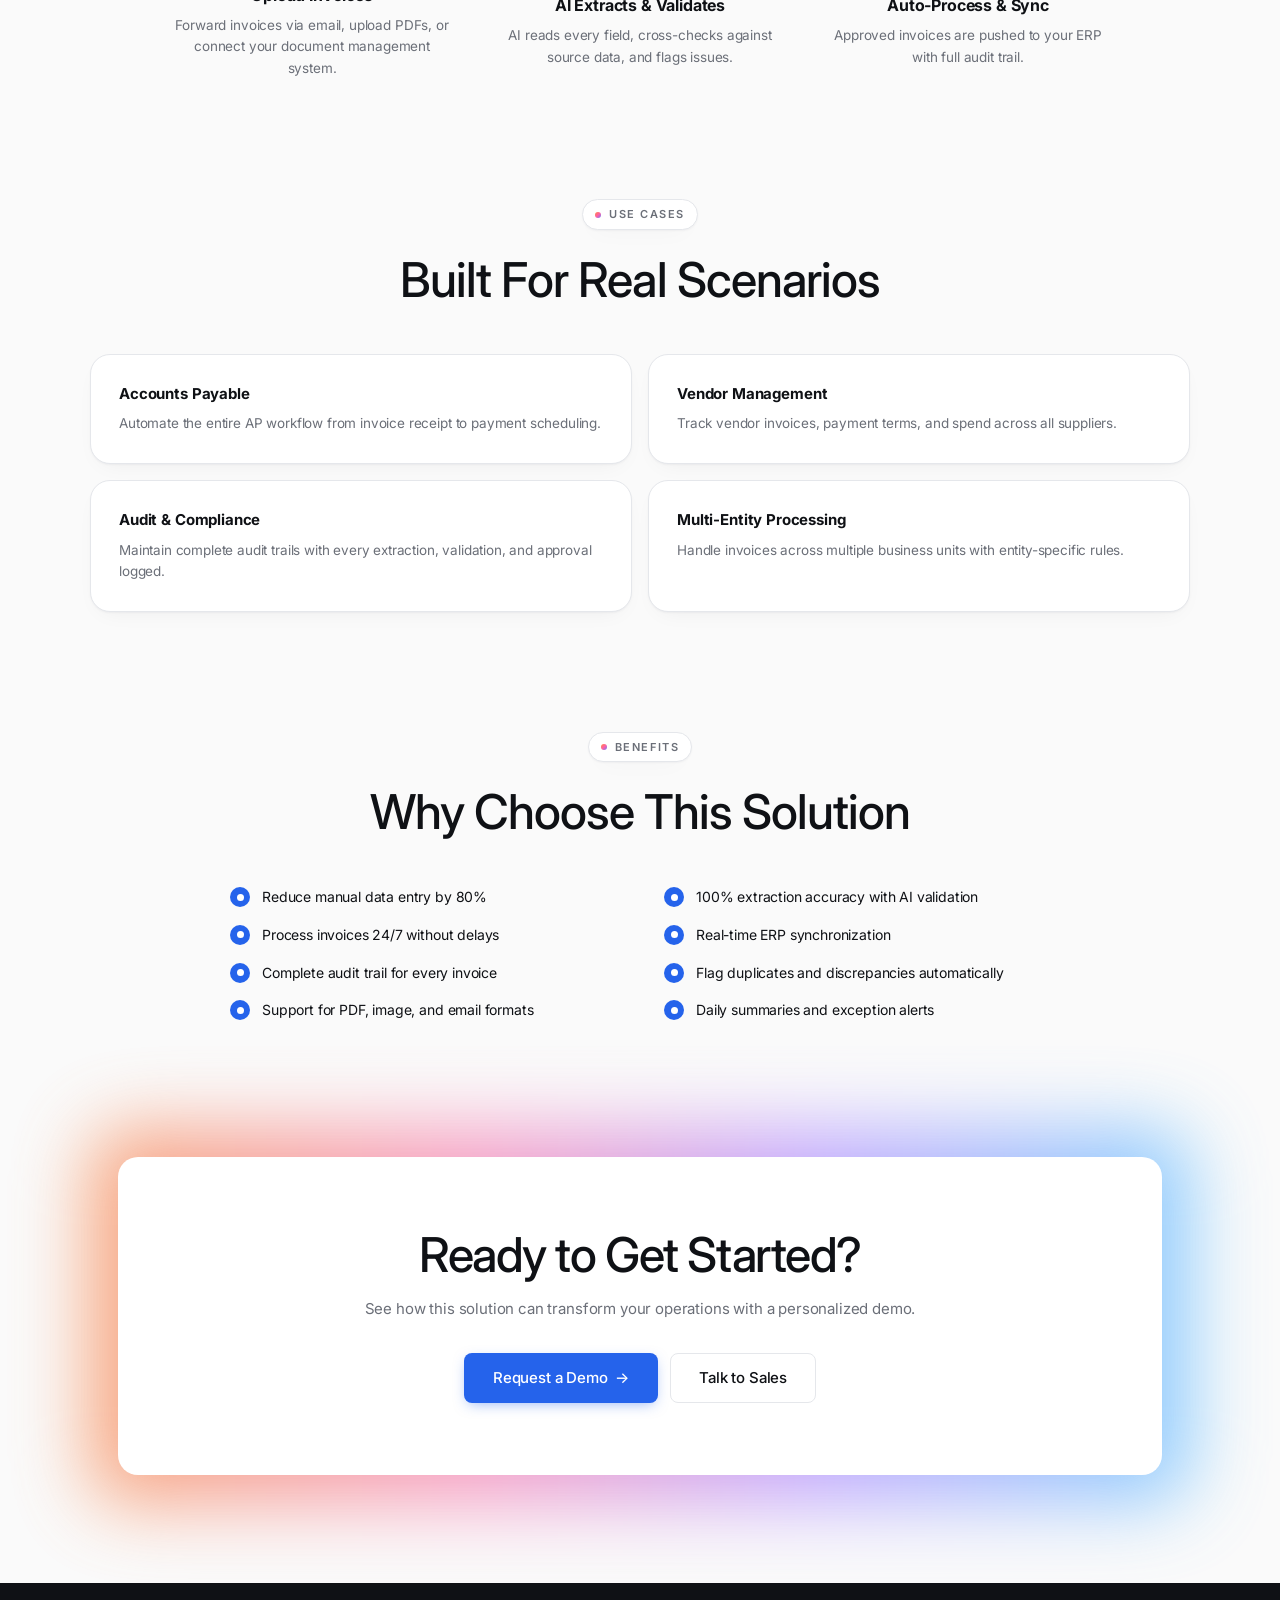
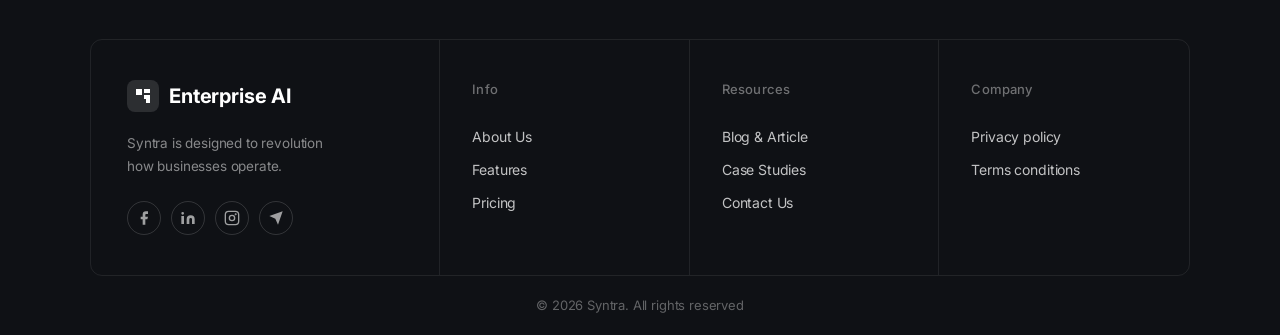
<file: invoice-processing.html>
<!doctype html>
<html lang="en">

<head>
  <meta charset="utf-8" />
  <meta name="viewport" content="width=device-width,initial-scale=1" />
  <title>Invoice Processing — Syntra</title>
  <meta name="description" content="End-to-End Automated Invoice Management. AI captures, validates, and processes invoices automatically — integrating with your ERP in real time with 100% accuracy." />
  <link rel="preconnect" href="https://fonts.googleapis.com">
  <link rel="preconnect" href="https://fonts.gstatic.com" crossorigin>
  <link href="https://fonts.googleapis.com/css2?family=Inter:wght@400;500;600;700&family=IBM+Plex+Sans:wght@400;500;600;700&display=swap" rel="stylesheet">
  <link rel="stylesheet" href="styles.css" />
</head>

<body>

  <!-- NAVBAR -->
  <header class="nav-wrap">
    <nav class="nav">
      <a href="index.html" class="brand">
        <span class="brand-logo">
          <svg width="20" height="20" viewBox="0 0 20 20" fill="none" xmlns="http://www.w3.org/2000/svg">
            <path d="M14 5C11 5 9.5 6.5 9.5 8.5C9.5 10.5 11.5 11.5 11.5 11.5C11.5 11.5 7.5 12.5 7.5 15C7.5 17 9 19 13 19"
              stroke="white" stroke-width="1.8" stroke-linecap="round" stroke-linejoin="round" />
            <path d="M6 5H9.5" stroke="white" stroke-width="1.8" stroke-linecap="round" />
          </svg>
        </span>
        <span>Enterprise AI</span>
      </a>
      <ul class="nav-links">
        <li><a href="about.html">About</a></li>
        <li class="nav-has-dropdown">
          <a href="#" class="nav-dropdown-toggle">Solutions <svg width="12" height="12" viewBox="0 0 12 12" fill="none" style="display:inline-block;vertical-align:middle;margin-left:3px"><path d="M2 4l4 4 4-4" stroke="currentColor" stroke-width="1.5" stroke-linecap="round" stroke-linejoin="round"/></svg></a>
          <ul class="nav-dropdown">
            <li><a href="ai-sdr.html">AI SDR <span class="nav-live-pill">Live</span></a></li>
            <li><a href="ai-chatbot.html">AI Chatbot <span class="nav-live-pill">Live</span></a></li>
            <li><a href="invoice-processing.html">Invoice Processing <span class="nav-live-pill">Live</span></a></li>
          </ul>
        </li>
        <li><a href="industries.html">Industries</a></li>
        <li><a href="#">Use Cases</a></li>
        <li><a href="contact.html">Contact Us</a></li>
      </ul>
      <div class="nav-cta">
        <a href="contact.html" class="btn btn-primary" style="padding: 10px 22px;">Get Started</a>
      </div>
      <button class="nav-toggle" aria-label="Menu" id="navToggle">
        <span></span><span></span><span></span>
      </button>
    </nav>
    <div class="nav-mobile" id="navMobile">
      <a href="about.html">About</a>
      <a href="#">Solutions</a>
      <a href="ai-sdr.html" style="padding-left:20px;font-size:13px">AI SDR <span class="nav-live-pill">Live</span></a>
      <a href="ai-chatbot.html" style="padding-left:20px;font-size:13px">AI Chatbot <span class="nav-live-pill">Live</span></a>
      <a href="invoice-processing.html" style="padding-left:20px;font-size:13px">Invoice Processing <span class="nav-live-pill">Live</span></a>
      <a href="industries.html">Industries</a>
      <a href="#">Use Cases</a>
      <a href="contact.html">Contact Us</a>
      <a href="contact.html" class="btn btn-primary">Get Started</a>
    </div>
  </header>

  <!-- HERO -->
  <section class="sdr-hero reveal">
    <div class="container">
      <div class="sdr-hero-inner">
        <div class="aurora-blob"></div>
        <div class="chip"><span class="chip-dot"></span> AI Invoice Processing &nbsp;·&nbsp; Finance Automation</div>
        <h1 class="sdr-hero-h1">End-to-End Automated<br>Invoice Management</h1>
        <p class="sdr-hero-sub">AI captures, validates, and processes invoices automatically — integrating with your ERP in real time with 100% accuracy.</p>
        <div class="sdr-hero-btns">
          <a href="contact.html" class="btn btn-primary">Request a Demo &nbsp;→</a>
          <a href="#how-it-works" class="btn btn-ghost">See How It Works</a>
        </div>
      </div>
    </div>
  </section>

  <!-- KEY CAPABILITIES -->
  <section class="section reveal">
    <div class="container">
      <div class="section-head">
        <div class="chip"><span class="chip-dot"></span> Features</div>
        <h2 class="h2">Key Capabilities</h2>
      </div>
      <div class="sdr-caps-grid">

        <div class="sdr-cap-card">
          <div class="sdr-cap-ico">
            <svg width="22" height="22" viewBox="0 0 24 24" fill="none" stroke="currentColor" stroke-width="1.8" stroke-linecap="round" stroke-linejoin="round">
              <path d="M14 2H6a2 2 0 0 0-2 2v16a2 2 0 0 0 2 2h12a2 2 0 0 0 2-2V8z"/><polyline points="14 2 14 8 20 8"/><line x1="16" y1="13" x2="8" y2="13"/><line x1="16" y1="17" x2="8" y2="17"/><polyline points="10 9 9 9 8 9"/>
            </svg>
          </div>
          <h3>Smart Data Capture</h3>
          <p>Auto-extracts vendor name, invoice number, dates, line items, and totals from any format.</p>
        </div>

        <div class="sdr-cap-card">
          <div class="sdr-cap-ico">
            <svg width="22" height="22" viewBox="0 0 24 24" fill="none" stroke="currentColor" stroke-width="1.8" stroke-linecap="round" stroke-linejoin="round">
              <circle cx="11" cy="11" r="8"/><line x1="21" y1="21" x2="16.65" y2="16.65"/>
            </svg>
          </div>
          <h3>Cross-Validation</h3>
          <p>Validated extracted data against purchase orders, contracts, and historical records.</p>
        </div>

        <div class="sdr-cap-card">
          <div class="sdr-cap-ico">
            <svg width="22" height="22" viewBox="0 0 24 24" fill="none" stroke="currentColor" stroke-width="1.8" stroke-linecap="round" stroke-linejoin="round">
              <polyline points="9 11 12 14 22 4"/><path d="M21 12v7a2 2 0 0 1-2 2H5a2 2 0 0 1-2-2V5a2 2 0 0 1 2-2h11"/>
            </svg>
          </div>
          <h3>Auto-Approval Workflows</h3>
          <p>Route invoices through configurable approval chains based on amount and category.</p>
        </div>

        <div class="sdr-cap-card">
          <div class="sdr-cap-ico">
            <svg width="22" height="22" viewBox="0 0 24 24" fill="none" stroke="currentColor" stroke-width="1.8" stroke-linecap="round" stroke-linejoin="round">
              <polyline points="1 4 1 10 7 10"/><polyline points="23 20 23 14 17 14"/><path d="M20.49 9A9 9 0 0 0 5.64 5.64L1 10m22 4-4.64 4.36A9 9 0 0 1 3.51 15"/>
            </svg>
          </div>
          <h3>ERP Integration</h3>
          <p>Push processed invoices to Salesforce, SAP, QuickBooks, or Oracle in real time.</p>
        </div>

        <div class="sdr-cap-card">
          <div class="sdr-cap-ico">
            <svg width="22" height="22" viewBox="0 0 24 24" fill="none" stroke="currentColor" stroke-width="1.8" stroke-linecap="round" stroke-linejoin="round">
              <path d="M10.29 3.86L1.82 18a2 2 0 0 0 1.71 3h16.94a2 2 0 0 0 1.71-3L13.71 3.86a2 2 0 0 0-3.42 0z"/><line x1="12" y1="9" x2="12" y2="13"/><line x1="12" y1="17" x2="12.01" y2="17"/>
            </svg>
          </div>
          <h3>Exception Handling</h3>
          <p>Flags discrepancies, duplicates, and anomalies for human review with full context.</p>
        </div>

        <div class="sdr-cap-card">
          <div class="sdr-cap-ico">
            <svg width="22" height="22" viewBox="0 0 24 24" fill="none" stroke="currentColor" stroke-width="1.8" stroke-linecap="round" stroke-linejoin="round">
              <line x1="18" y1="20" x2="18" y2="10"/><line x1="12" y1="20" x2="12" y2="4"/><line x1="6" y1="20" x2="6" y2="14"/>
            </svg>
          </div>
          <h3>Reporting & Analytics</h3>
          <p>Daily summaries, processing metrics, exception alerts, and spend visibility.</p>
        </div>

      </div>
    </div>
  </section>

  <!-- HOW IT WORKS -->
  <section class="section sdr-steps-section reveal" id="how-it-works">
    <div class="container">
      <div class="section-head">
        <div class="chip"><span class="chip-dot"></span> How It Works</div>
        <h2 class="h2">Simple Setup</h2>
      </div>
      <div class="sdr-steps">

        <div class="sdr-step">
          <div class="sdr-step-num">01</div>
          <h3>Upload Invoices</h3>
          <p>Forward invoices via email, upload PDFs, or connect your document management system.</p>
        </div>

        <div class="sdr-step-arrow">
          <svg width="32" height="32" viewBox="0 0 24 24" fill="none" stroke="currentColor" stroke-width="1.5" stroke-linecap="round" stroke-linejoin="round">
            <path d="M5 12h14M13 6l6 6-6 6"/>
          </svg>
        </div>

        <div class="sdr-step">
          <div class="sdr-step-num">02</div>
          <h3>AI Extracts & Validates</h3>
          <p>AI reads every field, cross-checks against source data, and flags issues.</p>
        </div>

        <div class="sdr-step-arrow">
          <svg width="32" height="32" viewBox="0 0 24 24" fill="none" stroke="currentColor" stroke-width="1.5" stroke-linecap="round" stroke-linejoin="round">
            <path d="M5 12h14M13 6l6 6-6 6"/>
          </svg>
        </div>

        <div class="sdr-step">
          <div class="sdr-step-num">03</div>
          <h3>Auto-Process & Sync</h3>
          <p>Approved invoices are pushed to your ERP with full audit trail.</p>
        </div>

      </div>
    </div>
  </section>

  <!-- USE CASES -->
  <section class="section reveal">
    <div class="container">
      <div class="section-head">
        <div class="chip"><span class="chip-dot"></span> Use Cases</div>
        <h2 class="h2">Built For Real Scenarios</h2>
      </div>
      <div class="sdr-use-grid">

        <div class="sdr-use-card">
          <h3>Accounts Payable</h3>
          <p>Automate the entire AP workflow from invoice receipt to payment scheduling.</p>
        </div>

        <div class="sdr-use-card">
          <h3>Vendor Management</h3>
          <p>Track vendor invoices, payment terms, and spend across all suppliers.</p>
        </div>

        <div class="sdr-use-card">
          <h3>Audit & Compliance</h3>
          <p>Maintain complete audit trails with every extraction, validation, and approval logged.</p>
        </div>

        <div class="sdr-use-card">
          <h3>Multi-Entity Processing</h3>
          <p>Handle invoices across multiple business units with entity-specific rules.</p>
        </div>

      </div>
    </div>
  </section>

  <!-- BENEFITS -->
  <section class="section reveal">
    <div class="container">
      <div class="section-head">
        <div class="chip"><span class="chip-dot"></span> Benefits</div>
        <h2 class="h2">Why Choose This Solution</h2>
      </div>
      <div class="sdr-benefits">
        <div class="sdr-benefit-col">
          <div class="sdr-benefit-item">
            <span class="sdr-benefit-dot"></span>
            <span>Reduce manual data entry by 80%</span>
          </div>
          <div class="sdr-benefit-item">
            <span class="sdr-benefit-dot"></span>
            <span>Process invoices 24/7 without delays</span>
          </div>
          <div class="sdr-benefit-item">
            <span class="sdr-benefit-dot"></span>
            <span>Complete audit trail for every invoice</span>
          </div>
          <div class="sdr-benefit-item">
            <span class="sdr-benefit-dot"></span>
            <span>Support for PDF, image, and email formats</span>
          </div>
        </div>
        <div class="sdr-benefit-col">
          <div class="sdr-benefit-item">
            <span class="sdr-benefit-dot"></span>
            <span>100% extraction accuracy with AI validation</span>
          </div>
          <div class="sdr-benefit-item">
            <span class="sdr-benefit-dot"></span>
            <span>Real-time ERP synchronization</span>
          </div>
          <div class="sdr-benefit-item">
            <span class="sdr-benefit-dot"></span>
            <span>Flag duplicates and discrepancies automatically</span>
          </div>
          <div class="sdr-benefit-item">
            <span class="sdr-benefit-dot"></span>
            <span>Daily summaries and exception alerts</span>
          </div>
        </div>
      </div>
    </div>
  </section>

  <!-- CTA -->
  <section class="section cta-section reveal">
    <div class="container">
      <div class="cta-glow-wrap">
        <div class="cta-card">
          <h2 class="cta-heading">Ready to Get Started?</h2>
          <p class="cta-sub">See how this solution can transform your operations with a personalized demo.</p>
          <div style="display:flex;gap:12px;justify-content:center;flex-wrap:wrap">
            <a href="contact.html" class="btn btn-primary cta-btn">Request a Demo &nbsp;→</a>
            <a href="contact.html" class="btn btn-ghost cta-btn">Talk to Sales</a>
          </div>
        </div>
      </div>
    </div>
  </section>

  <!-- FOOTER -->
  <footer class="footer" id="company">
    <div class="container">
      <div class="foot-grid">
        <!-- Brand col -->
        <div class="foot-brand">
          <a href="index.html" class="brand foot-brand-link">
            <span class="brand-logo">
              <svg width="20" height="20" viewBox="0 0 20 20" fill="none">
                <path d="M3 3h6v6H3zM11 3h6v4h-6zM11 9h6v8h-4v-4h-2z" fill="#fff" />
              </svg>
            </span>
            <span>Enterprise AI</span>
          </a>
          <p class="foot-desc">Syntra is designed to revolution<br>how businesses operate.</p>
          <div class="foot-socials">
            <a href="#" class="foot-social" aria-label="Facebook">
              <svg width="16" height="16" viewBox="0 0 24 24" fill="currentColor">
                <path d="M18 2h-3a5 5 0 0 0-5 5v3H7v4h3v8h4v-8h3l1-4h-4V7a1 1 0 0 1 1-1h3z" />
              </svg>
            </a>
            <a href="#" class="foot-social" aria-label="LinkedIn">
              <svg width="16" height="16" viewBox="0 0 24 24" fill="currentColor">
                <path
                  d="M16 8a6 6 0 0 1 6 6v7h-4v-7a2 2 0 0 0-2-2 2 2 0 0 0-2 2v7h-4v-7a6 6 0 0 1 6-6zM2 9h4v12H2zm2-6a2 2 0 1 1 0 4 2 2 0 0 1 0-4z" />
              </svg>
            </a>
            <a href="#" class="foot-social" aria-label="Instagram">
              <svg width="16" height="16" viewBox="0 0 24 24" fill="none" stroke="currentColor" stroke-width="2"
                stroke-linecap="round" stroke-linejoin="round">
                <rect x="2" y="2" width="20" height="20" rx="5" />
                <circle cx="12" cy="12" r="4" />
                <circle cx="17.5" cy="6.5" r=".5" fill="currentColor" />
              </svg>
            </a>
            <a href="#" class="foot-social" aria-label="Telegram">
              <svg width="16" height="16" viewBox="0 0 24 24" fill="currentColor">
                <path d="M22 2L11 13M22 2L15 22l-4-9-9-4 20-7z" />
              </svg>
            </a>
          </div>
        </div>
        <!-- Info -->
        <div class="foot-col">
          <h5 class="foot-col-title">Info</h5>
          <a href="about.html">About Us</a>
          <a href="#features">Features</a>
          <a href="#pricing">Pricing</a>
        </div>
        <!-- Resources -->
        <div class="foot-col">
          <h5 class="foot-col-title">Resources</h5>
          <a href="#">Blog &amp; Article</a>
          <a href="#">Case Studies</a>
          <a href="contact.html">Contact Us</a>
        </div>
        <!-- Company -->
        <div class="foot-col">
          <h5 class="foot-col-title">Company</h5>
          <a href="#">Privacy policy</a>
          <a href="#">Terms conditions</a>
        </div>
      </div>
      <div class="foot-bottom">
        <span>&copy; 2026 Syntra. All rights reserved</span>
      </div>
    </div>
  </footer>

  <script src="script.js"></script>
</body>
</html>
</file>
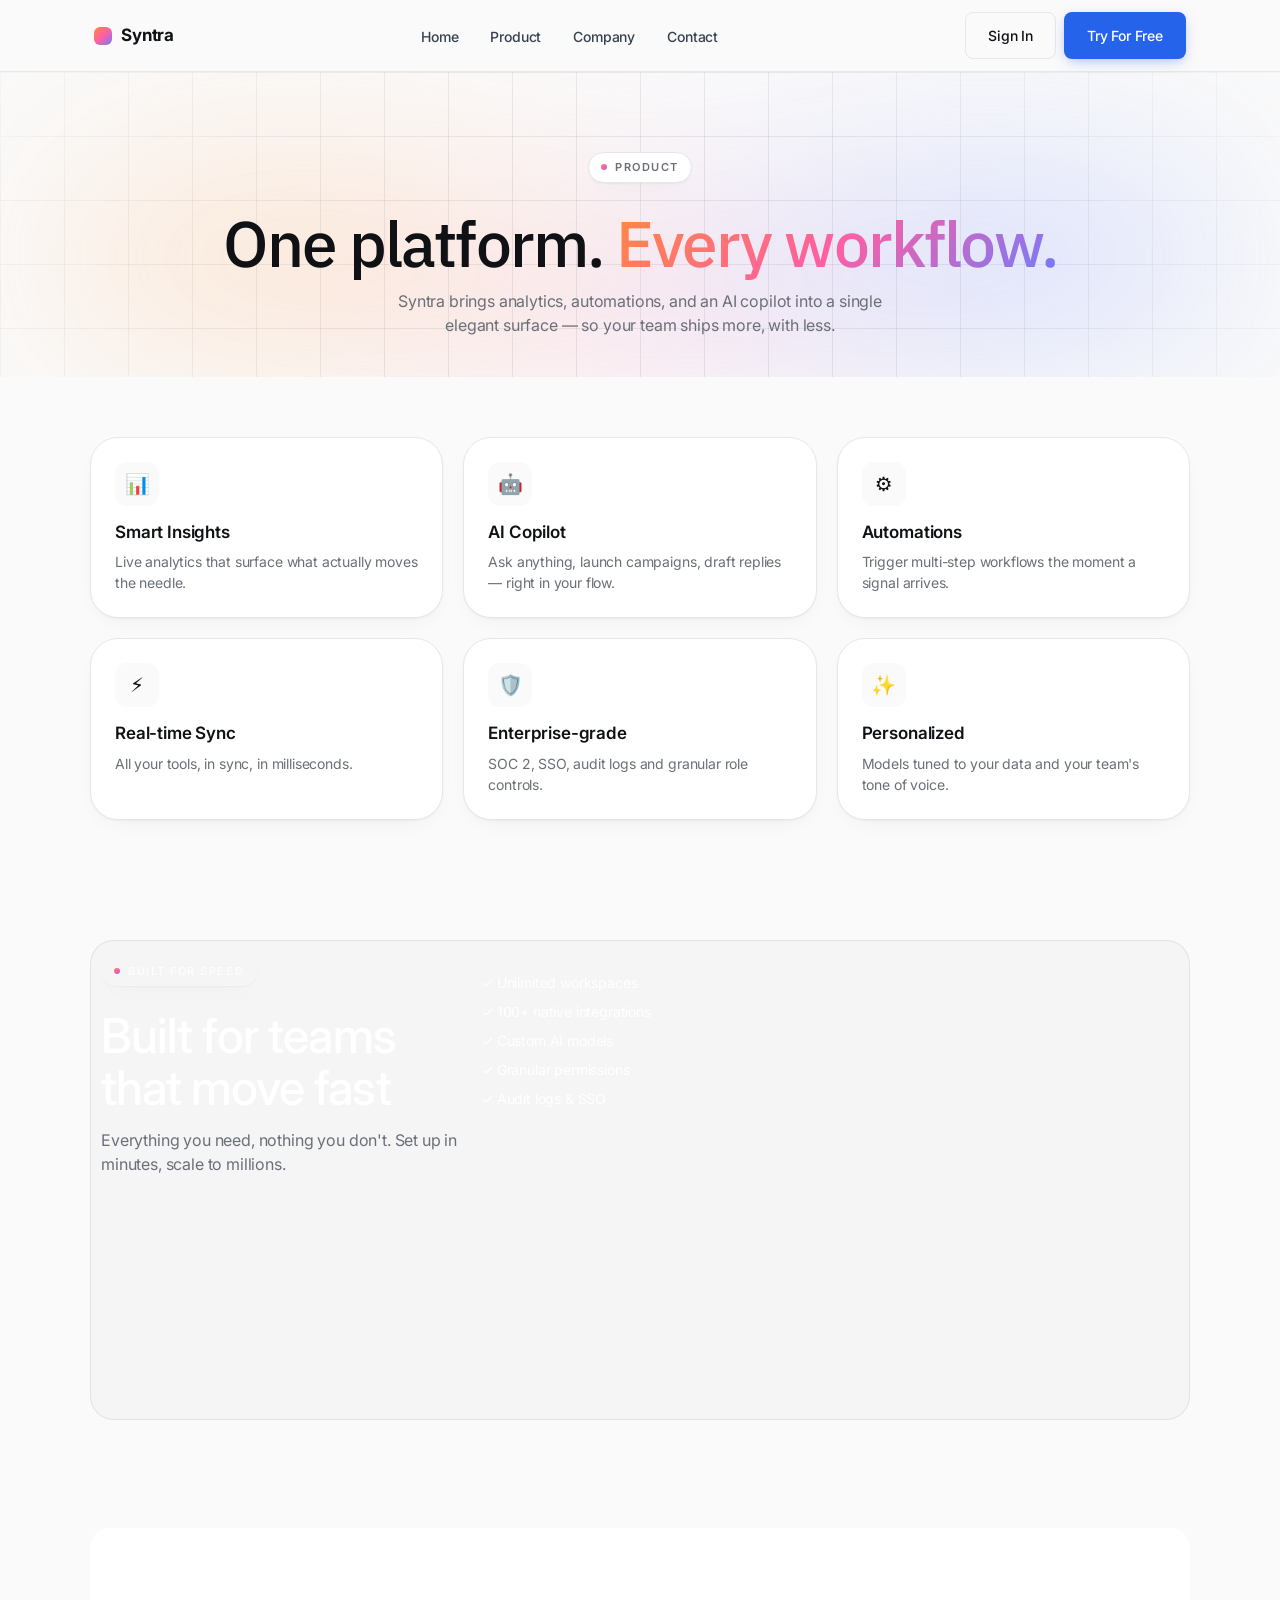
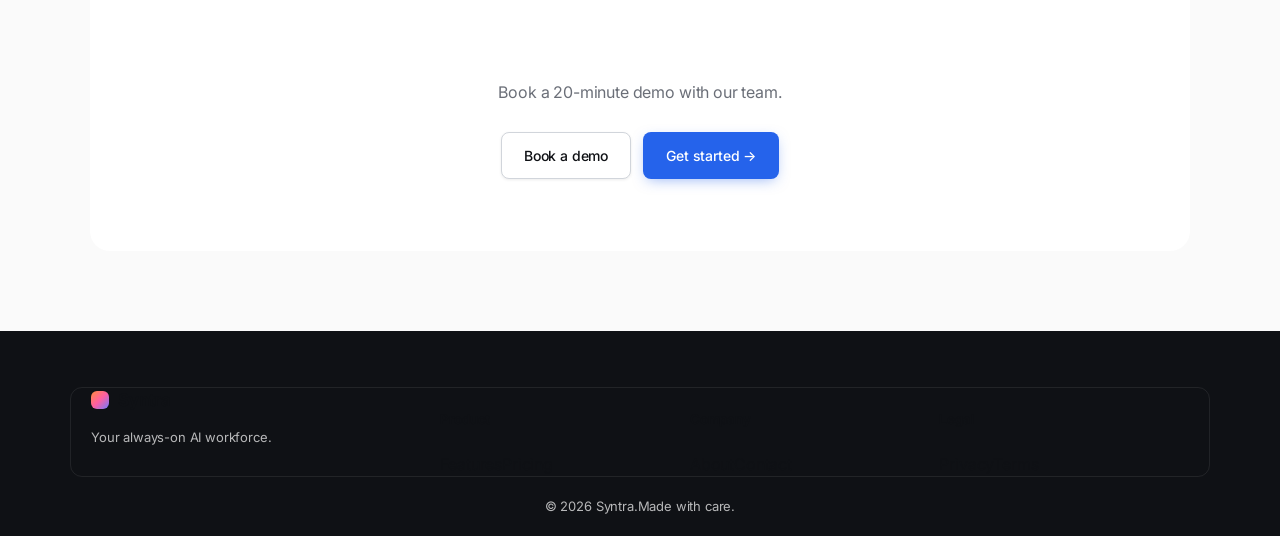
<file: product.html>
<!doctype html><html lang="en"><head>
<meta charset="utf-8"/><meta name="viewport" content="width=device-width,initial-scale=1"/>
<title>Product — Syntra</title>
<meta name="description" content="Explore Syntra — AI insights, automations, and copilot built for modern teams."/>
<link href="https://fonts.googleapis.com/css2?family=Inter:wght@400;500;600;700&display=swap" rel="stylesheet">
<link rel="stylesheet" href="styles.css"/></head><body>

<header class="nav-wrap"><nav class="nav">
  <a href="index.html" class="brand"><span class="brand-dot"></span><span>Syntra</span></a>
  <ul class="nav-links">
    <li><a href="index.html">Home</a></li>
    <li><a href="product.html">Product</a></li>
    <li><a href="company.html">Company</a></li>
    <li><a href="contact.html">Contact</a></li>
  </ul>
  <div class="nav-cta">
    <a href="contact.html" class="btn btn-ghost">Sign In</a>
    <a href="contact.html" class="btn btn-primary">Try For Free</a>
  </div>
  <button class="nav-toggle" id="navToggle"><span></span><span></span><span></span></button>
</nav>
<div class="nav-mobile" id="navMobile">
  <a href="index.html">Home</a><a href="product.html">Product</a>
  <a href="company.html">Company</a><a href="contact.html">Contact</a>
</div></header>

<section class="hero" style="padding-bottom:40px">
  <div class="grid-bg"></div><div class="aurora-blob"></div>
  <div class="container hero-inner reveal">
    <div class="chip"><span class="chip-dot"></span> Product</div>
    <h1 class="h1">One platform. <span class="grad-text">Every workflow.</span></h1>
    <p class="sub">Syntra brings analytics, automations, and an AI copilot into a single elegant surface — so your team ships more, with less.</p>
  </div>
</section>

<section class="section reveal">
  <div class="container">
    <div class="grid-3">
      <div class="card"><div class="ico">📊</div><h3>Smart Insights</h3><p>Live analytics that surface what actually moves the needle.</p></div>
      <div class="card"><div class="ico">🤖</div><h3>AI Copilot</h3><p>Ask anything, launch campaigns, draft replies — right in your flow.</p></div>
      <div class="card"><div class="ico">⚙️</div><h3>Automations</h3><p>Trigger multi-step workflows the moment a signal arrives.</p></div>
      <div class="card"><div class="ico">⚡</div><h3>Real-time Sync</h3><p>All your tools, in sync, in milliseconds.</p></div>
      <div class="card"><div class="ico">🛡️</div><h3>Enterprise-grade</h3><p>SOC 2, SSO, audit logs and granular role controls.</p></div>
      <div class="card"><div class="ico">✨</div><h3>Personalized</h3><p>Models tuned to your data and your team's tone of voice.</p></div>
    </div>
  </div>
</section>

<section class="section reveal">
  <div class="container">
    <div class="case-card">
      <div>
        <div class="chip dark"><span class="chip-dot"></span> Built for speed</div>
        <h2 class="h2 light">Built for teams that move fast</h2>
        <p class="sub light">Everything you need, nothing you don't. Set up in minutes, scale to millions.</p>
      </div>
      <ul class="bullets light" style="font-size:14.5px">
        <li>✓ Unlimited workspaces</li>
        <li>✓ 100+ native integrations</li>
        <li>✓ Custom AI models</li>
        <li>✓ Granular permissions</li>
        <li>✓ Audit logs & SSO</li>
      </ul>
    </div>
  </div>
</section>

<section class="section cta-section reveal">
  <div class="container"><div class="cta-card">
    <h2 class="h2 light">See Syntra in action</h2>
    <p class="sub light">Book a 20-minute demo with our team.</p>
    <div class="hero-cta center">
      <a href="contact.html" class="btn btn-white">Book a demo</a>
      <a href="contact.html" class="btn btn-primary">Get started →</a>
    </div>
  </div></div>
</section>

<footer class="footer"><div class="container foot-grid">
  <div><a href="index.html" class="brand"><span class="brand-dot"></span><span>Syntra</span></a><p class="muted small">Your always-on AI workforce.</p></div>
  <div><h5>Product</h5><a href="product.html">Features</a><a href="index.html#pricing">Pricing</a></div>
  <div><h5>Company</h5><a href="company.html">About</a><a href="contact.html">Contact</a></div>
  <div><h5>Legal</h5><a href="#">Privacy</a><a href="#">Terms</a></div>
</div><div class="container foot-bottom"><span class="muted small">© 2026 Syntra.</span><span class="muted small">Made with care.</span></div></footer>
<script src="script.js"></script></body></html>
</file>
<file: styles.css>
@import url('https://fonts.googleapis.com/css2?family=IBM+Plex+Sans:ital,wght@0,100..700;1,100..700&display=swap');
/* === Tokens === */
:root {
  --bg: #fafafa;
  --ink: #0f1115;
  --ink2: #1a1d24;
  --muted: #6b6f78;
  --border: #e5e7eb;
  --card: #ffffff;
  --primary: #2563EB;
  --primary-2: #3b82f6;
  --pill: linear-gradient(135deg, #FF8A3D 0%, #FF5FA2 50%, #6E7BFF 100%);
  --shadow: 0 1px 2px rgba(16, 24, 40, .04), 0 8px 24px -12px rgba(16, 24, 40, .08);
  --shadow-lg: 0 1px 2px rgba(16, 24, 40, .04), 0 24px 48px -20px rgba(16, 24, 40, .16);
  --radius: 20px;
  --radius-lg: 28px;
}


* {
  box-sizing: border-box
}

html {
  scroll-behavior: smooth
}

body {
  margin: 0;
  font-family: 'Inter', ui-sans-serif, system-ui, sans-serif;
  background: var(--bg);
  color: var(--ink);
  -webkit-font-smoothing: antialiased;
  letter-spacing: -0.01em;
  line-height: 1.5
}

a {
  color: inherit;
  text-decoration: none
}

img,
svg {
  display: block;
  max-width: 100%
}

ul {
  list-style: none;
  margin: 0;
  padding: 0
}

/* === Layout === */
.container {
  max-width: 1140px;
  margin: 0 auto;
  padding: 0 20px
}

.container.narrow {
  max-width: 780px
}

.section {
  padding: 60px 0;
  position: relative
}

.section.dark {
  background: #0f1115;
  color: #fff
}

.section-head {
  max-width: 680px;
  margin: 0 auto 48px;
  text-align: center
}

.h1 {
  font-family: "IBM Plex Sans", sans-serif; 
  font-size: 64px;
  font-weight: 500;
  line-height: 1.0;
  letter-spacing: -.03em;
  margin: 18px 0 14px;
  text-wrap: balance;
  color: #0f1115
}

.h2 {
  font-size: 48px;
  font-weight: 500;
  line-height: 52px;
  letter-spacing: -.02em;
  margin: 14px 0;
  text-wrap: balance
}

.h3 {
  font-size: 22px;
  font-weight: 600;
  margin: 0 0 10px
}

.sub {
  font-size: 16px;
  color: var(--muted);
  max-width: 500px;
  margin: 0 auto
}

.sub.light,
.kpi-l.light,
.muted {
  color: rgba(255, 255, 255, .7)
}

.section:not(.dark) .sub.light {
  color: var(--muted)
}

.light {
  color: #fff
}

.small {
  font-size: 13px
}

.grad-text {
  background: var(--pill);
  -webkit-background-clip: text;
  background-clip: text;
  color: transparent
}

/* === Buttons === */
.btn {
  display: inline-flex;
  align-items: center;
  gap: 6px;
  padding: 12px 22px;
  border-radius: 8px;
  font-weight: 500;
  font-size: 14px;
  transition: transform .15s ease, filter .15s ease, background .15s, color .15s;
  border: 1px solid transparent;
  cursor: pointer
}

.btn.sm {
  padding: 8px 14px;
  font-size: 13px
}

.btn.full {
  width: 100%;
  justify-content: center
}

.btn-primary {
  background: var(--primary);
  color: #fff;
  box-shadow: 0 4px 14px -4px rgba(37, 99, 235, .5)
}

.btn-primary:hover {
  filter: brightness(1.08);
  transform: translateY(-1px)
}

.btn-white {
  background: #fff;
  color: #0f1115;
  border-color: #d1d5db;
  box-shadow: 0 1px 3px rgba(0, 0, 0, .08)
}

.btn-ghost {
  background: transparent;
  color: var(--ink);
  border-color: var(--border)
}

.dark .btn-ghost {
  color: #fff;
  border-color: rgba(255, 255, 255, .18)
}

/* === Chip === */
.chip {
  display: inline-flex;
  align-items: center;
  gap: 8px;
  background: #fff;
  border: 1px solid var(--border);
  border-radius: 999px;
  padding: 6px 12px;
  font-size: 11px;
  font-weight: 600;
  text-transform: uppercase;
  letter-spacing: .14em;
  color: var(--muted);
  box-shadow: var(--shadow);
      margin-bottom: 10px;
}

.chip.dark {
  background: rgba(255, 255, 255, .06);
  border-color: rgba(255, 255, 255, .1);
  color: rgba(255, 255, 255, .75)
}

.chip-dot {
  width: 6px;
  height: 6px;
  border-radius: 999px;
  background: var(--pill)
}

/* === Navbar === */
.nav-wrap {
  position: sticky;
  top: 0;
  z-index: 50;
  border-bottom: 1px solid var(--border);
  background: #fafafa;
}

.nav {
  max-width: 1140px;
  margin: 0 auto;
  display: flex;
  align-items: center;
  justify-content: space-between;
  padding: 12px 24px;
  gap: 24px
}

.brand {
  display: inline-flex;
  align-items: center;
  gap: 9px;
  font-weight: 700;
  font-size: 17px;
  color: #0f1115
}

.brand-dot {
  width: 18px;
  height: 18px;
  border-radius: 6px;
  background: var(--pill)
}

.brand-logo {
  width: 32px;
  height: 32px;
  border-radius: 8px;
  background: #0f1115;
  display: flex;
  align-items: center;
  justify-content: center;
  flex-shrink: 0
}

.nav-links {
  display: flex;
  gap: 0;
  align-items: center;
  list-style: none;
  margin: 0;
  padding: 0
}

.nav-links a {
  padding: 8px 16px;
  border-radius: 8px;
  font-size: 14px;
  color: #374151;
  font-weight: 500;
  transition: color .15s;
  white-space: nowrap
}

.nav-links a:hover {
  color: #f79243
}

/* Dropdown */
.nav-has-dropdown {
  position: relative
}

.nav-has-dropdown:hover .nav-dropdown,
.nav-has-dropdown:focus-within .nav-dropdown {
  opacity: 1;
  pointer-events: auto;
  clip-path: inset(0 0 0% 0 round 14px)
}

.nav-dropdown {
  position: absolute;
  top: calc(100% + 10px);
  left: 0%;
  background: #fff;
  border: 1px solid var(--border);
  border-radius: 14px;
  box-shadow: var(--shadow-lg);
  padding: 6px;
  min-width: 200px;
  list-style: none;
  margin: 0;
  opacity: 0;
  pointer-events: none;
  clip-path: inset(0 0 100% 0 round 14px);
  transition: opacity .22s ease, clip-path .22s ease;
  z-index: 200
}

.nav-dropdown li a {
  display: flex;
  align-items: center;
  gap: 8px;
  padding: 9px 14px;
  border-radius: 8px;
  font-size: 13.5px;
  color: var(--ink);
  font-weight: 500;
  white-space: nowrap;
  transition: background .15s
}

.nav-dropdown li a:hover {
  background: #f3f4f6;
  color: var(--ink)
}

/* Live capsule */
.nav-live-pill {
  display: inline-flex;
  align-items: center;
  font-size: 10px;
  font-weight: 600;
  letter-spacing: .04em;
  color: #16a34a;
  background: #dcfce7;
  border: 1px solid #bbf7d0;
  border-radius: 999px;
  padding: 1px 7px;
  line-height: 1.6;
  text-transform: uppercase
}

.nav-cta {
  display: flex;
  gap: 8px;
  align-items: center
}

.nav-toggle {
  display: none;
  background: transparent;
  border: 0;
  padding: 8px;
  cursor: pointer
}

.nav-toggle span {
  display: block;
  width: 22px;
  height: 2px;
  background: var(--ink);
  margin: 4px 0;
  border-radius: 2px
}

.nav-mobile {
  display: none;
  flex-direction: column;
  gap: 8px;
  padding: 12px 20px 20px;
  background: #fff;
  border-bottom: 1px solid var(--border)
}

.nav-mobile a {
  padding: 10px 8px;
  border-radius: 8px
}

.nav-mobile.open {
  display: flex
}

/* === Hero === */
.hero {
  position: relative;
  padding: 80px 0 96px;
  overflow: hidden;
}

.hero-inner {
  position: relative;
  text-align: center
}

.grid-bg {
  position: absolute;
  inset: 0;
  height: 820px;
  pointer-events: none;
  background-image: linear-gradient(to right, rgba(150, 150, 160, .2) 1px, transparent 1px),
    linear-gradient(to bottom, rgba(150, 150, 160, .2) 1px, transparent 1px);
  background-size: 64px 64px;
  -webkit-mask-image: radial-gradient(ellipse 80% 65% at 50% 25%, #000 30%, transparent 85%);
  mask-image: radial-gradient(ellipse 80% 65% at 50% 25%, #000 30%, transparent 85%);
}

.aurora-blob {
  position: absolute;
  left: 50%;
  bottom: -80px;
  top: auto;
  height: 400px;
  width: 1200px;
  transform: translateX(-50%);
  pointer-events: none;
  filter: blur(80px);
  opacity: .55;
  background: radial-gradient(50% 60% at 20% 50%, rgba(255, 180, 120, .6), transparent 70%),
    radial-gradient(50% 60% at 80% 50%, rgba(140, 160, 255, .6), transparent 70%),
    radial-gradient(40% 50% at 50% 60%, rgba(255, 140, 200, .4), transparent 80%)
}

/* Hero badge */
.hero-badge {
  display: inline-flex;
  align-items: center;
  gap: 10px;
  border: 1px solid #d1d5db;
  border-radius: 8px;
  padding: 4px 16px 4px 4px;
  margin-bottom: 10px;
  box-shadow: 0 1px 4px rgba(0,0,0,.06)
}

.hero-badge-new {
  background: #0f1115;
  color: #fff;
  border-radius: 5px;
  padding: 3px 12px;
  font-size: 12px;
  font-weight: 700;
  letter-spacing: .04em;
  line-height: 1.5
}

.hero-badge-text {
  color: #374151;
  font-size: 13px;
  font-weight: 400;
  letter-spacing: 0;
  line-height: 1.4
}

.hero-cta {
  display: flex;
  gap: 12px;
  justify-content: center;
  margin-top: 28px;
  flex-wrap: wrap
}

.hero-cta.center {
  justify-content: center
}

/* === Dashboard mock === */
.dash {
  margin: 64px auto 0;
  max-width: 980px;
  background: #fff;
  border: 1px solid var(--border);
  border-radius: 24px;
  box-shadow: var(--shadow-lg);
  padding: 18px;
  text-align: left;
  position: relative
}
.dash-card {
    position: relative;
    border-radius: 28px;
    overflow: visible;
    margin-top: 56px;
}

.hero-diagram-img {
  width: 100%;
  border-radius: 20px;
  display: block;
  box-shadow: none;
}



.framer-CNdtS .framer-thersk, .framer-CNdtS .framer-31h7tg {
    height: 100%;
    overflow: var(--overflow-clip-fallback, clip);
    will-change: var(--framer-will-change-filter-override, filter);
    z-index: 0;
    flex: none;
    width: 100%;
    position: absolute;
    top: -.0447631%;
    left: 0%;
    /* display: none; */
}
.dash-head {
  display: flex;
  justify-content: space-between;
  align-items: center;
  margin-bottom: 14px
}

.dash-tabs {
  display: flex;
  gap: 6px
}

.tab {
  padding: 6px 12px;
  border-radius: 8px;
  font-size: 13px;
  color: var(--muted);
  cursor: pointer
}

.tab.active {
  background: var(--bg);
  color: var(--ink);
  font-weight: 500
}

.dash-pill {
  font-size: 12px;
  color: var(--muted);
  border: 1px solid var(--border);
  padding: 6px 10px;
  border-radius: 999px
}

.kpi-row {
  display: grid;
  grid-template-columns: repeat(4, 1fr);
  gap: 1px;
  background: var(--border);
  border-radius: 14px;
  overflow: hidden
}

.kpi {
  background: #fff;
  padding: 14px 16px
}

.kpi-l {
  font-size: 12px;
  color: var(--muted);
  text-transform: uppercase;
  letter-spacing: .08em
}

.kpi-v {
  font-size: 22px;
  font-weight: 600;
  margin-top: 4px
}

.kpi-d {
  font-size: 12px;
  margin-top: 2px
}

.kpi-d.up {
  color: #16a34a
}

.kpi-d.down {
  color: #dc2626
}

.dash-chart {
  position: relative;
  margin-top: 16px;
  height: 200px;
  background: linear-gradient(180deg, #fafafa, #fff);
  border-radius: 14px;
  border: 1px solid var(--border);
  overflow: hidden
}

.chart-svg {
  width: 100%;
  height: 100%
}

.tooltip {
  position: absolute;
  left: 54%;
  top: 18%;
  background: #0f1115;
  color: #fff;
  padding: 8px 12px;
  border-radius: 10px;
  font-size: 12px;
  box-shadow: 0 10px 24px -10px rgba(0, 0, 0, .4)
}

.tooltip .t-l {
  opacity: .6;
  font-size: 10px
}

.tooltip .t-v {
  font-weight: 600;
  margin-top: 2px
}

/* draw animation for SVG paths */
.draw {
  stroke-dasharray: 1500;
  stroke-dashoffset: 1500;
  animation: draw 1.6s ease-out forwards
}

.draw.delay {
  animation-delay: .4s
}

@keyframes draw {
  to {
    stroke-dashoffset: 0
  }
}

@keyframes float {

  0%,
  100% {
    transform: translateY(0)
  }

  50% {
    transform: translateY(-6px)
  }
}

.float-y {
  animation: float 6s ease-in-out infinite
}

/* === Logos marquee === */
.logos {
  padding: 48px 0;
}

.logos-cap {
  text-align: center;
  font-size: 13px;
  color: var(--muted);
  margin: 0 0 20px;
  text-transform: uppercase;
  letter-spacing: .12em
}

.marquee-wrap {
  overflow: hidden;
  mask-image: linear-gradient(90deg, transparent, #000 10%, #000 90%, transparent)
}

.marquee-track {
  display: flex;
  gap: 64px;
  width: max-content;
  animation: marquee 38s linear infinite;
  font-size: 22px;
  font-weight: 600;
  color: #9aa0a8;
  letter-spacing: -.01em
}

@keyframes marquee {
  from {
    transform: translateX(0)
  }

  to {
    transform: translateX(-50%)
  }
}

/* === Cards & grids === */
.grid-3 {
  display: grid;
  grid-template-columns: repeat(3, 1fr);
  gap: 20px
}

.card {
  background: #fff;
  border: 1px solid var(--border);
  border-radius: var(--radius-lg);
  padding: 24px;
  box-shadow: var(--shadow);
  transition: transform .2s ease
}

.card:hover {
  transform: translateY(-2px)
}

.ico {
  width: 44px;
  height: 44px;
  border-radius: 12px;
  background: var(--bg);
  display: flex;
  align-items: center;
  justify-content: center;
  font-size: 20px;
  margin-bottom: 14px
}

.card h3 {
  margin: 0 0 6px;
  font-size: 17px;
  font-weight: 600
}

.card p {
  margin: 0;
  color: var(--muted);
  font-size: 14px
}

.card.big {
  padding: 28px
}

.bigv {
  font-size: 42px;
  font-weight: 600;
  letter-spacing: -.02em;
  margin: 6px 0
}

.mini {
  margin-top: 10px;
  height: 120px
}

.bars {
  display: flex;
  gap: 8px;
  align-items: flex-end;
  height: 120px;
  margin-top: 14px
}

.bars span {
  flex: 1;
  background: linear-gradient(180deg, #5A6BFF, #6E7BFF);
  border-radius: 6px
}

/* === Capabilities Section === */
.caps-section { padding: 80px 0; background: var(--bg) }

.caps-wrap {
  display: grid;
  grid-template-columns: 450px 1fr;
  gap: 64px;
  align-items: start
}

/* LEFT */
.caps-left {
  position: sticky;
  top: 100px
}

.caps-label {
  display: inline-flex;
  align-items: center;
  gap: 7px;
  font-size: 11px;
  font-weight: 600;
  color: var(--muted);
  text-transform: uppercase;
  letter-spacing: .12em;
  margin-bottom: 16px;
  padding: 5px 12px;
  border: 1px solid var(--border);
  border-radius: 999px;
  background: #fff;
  box-shadow: var(--shadow)
}

.caps-heading {
  font-size: 48px;
  font-weight: 500;
  line-height: 52px;
  letter-spacing: -.03em;
  color: var(--ink);
  margin: 0 0 18px
}

.caps-desc {
  font-size: 15px;
  color: var(--muted);
  line-height: 1.65;
  margin: 0 0 24px;
}

.caps-hi { font-weight: 500 }
.caps-hi.blue   { color: #2563EB }
.caps-hi.orange { color: #f97316 }
.caps-hi.purple { color: #8b5cf6 }

.caps-btn {
  display: inline-flex;
  background: #fff;
  color: var(--ink);
  border: 1px solid var(--border);
  border-radius: 10px;
  padding: 10px 20px;
  font-size: 14px;
  font-weight: 500;
  box-shadow: var(--shadow);
  margin-bottom: 40px
}

.caps-tabs {
  display: flex;
  flex-direction: column;
  gap: 4px
}

.caps-tab {
  display: flex;
  align-items: center;
  gap: 10px;
  background: transparent;
  border: none;
  cursor: pointer;
  padding: 10px 0;
  font-size: 15px;
  font-weight: 500;
  color: var(--muted);
  text-align: left;
  transition: color .2s
}

.caps-tab:hover { color: var(--ink) }

.caps-tab.active {
   color: var(--ink);
   font-weight: 600;

   }

.caps-dot {
  width: 8px;
  height: 8px;
  border-radius: 999px;
  background: #d1d5db;
  flex-shrink: 0;
  transition: background .2s
}

.caps-tab.active .caps-dot { background: var(--ink) }

/* RIGHT */
.caps-right {
  display: flex;
  flex-direction: column;
  gap: 20px
}

.caps-card {
  background: #fff;
  border: 1px solid var(--border);
  border-radius: 20px;
  overflow: hidden;
  box-shadow: var(--shadow)
}

.caps-card-visual {
  width: 100%;
  aspect-ratio: 16 / 8;
  background: #f3f4f6;
  border-bottom: 1px solid var(--border);
  padding: 12px;
  color: #374151;
  display: flex;
  align-items: center;
  justify-content: center;
  overflow: hidden
}

.caps-card-visual svg { width: 100%; height: 100% }

.caps-card-body { padding: 22px 26px 26px }

.caps-card-title {
  font-size: 18px;
  font-weight: 700;
  color: var(--ink);
  margin: 0 0 8px;
  letter-spacing: -.01em
}

.caps-card-desc {
  font-size: 14px;
  color: var(--muted);
  margin: 0;
  line-height: 1.6
}

@media (max-width: 920px) {
  .caps-wrap { grid-template-columns: 1fr; gap: 32px }
  .caps-left { position: static }
}

/* === Why Syntra Section === */
.why-syntra { padding: 80px 0 }

.why-syntra-header {
  display: grid;
  grid-template-columns: 1fr 1fr;
  gap: 48px;
  align-items: end;
  margin-bottom: 48px
}

.why-syntra-label {
  display: inline-flex;
  align-items: center;
  gap: 7px;
  font-size: 11px;
  font-weight: 600;
  color: var(--muted);
  text-transform: uppercase;
  letter-spacing: .12em;
  margin-bottom: 16px;
  padding: 5px 12px;
  border: 1px solid var(--border);
  border-radius: 999px;
  background: #fff;
  box-shadow: var(--shadow)
}

.why-syntra-h2 {
  font-size: 48px;
  font-weight: 500;
  line-height: 52px;
  letter-spacing: -.03em;
  color: var(--ink);
  margin: 0
}

.why-syntra-desc {
  font-size: 15px;
  color: var(--muted);
  line-height: 1.65;
  margin: 0 0 24px
}

.why-syntra-btn {
  display: inline-flex;
  background: var(--primary);;
  color: #fff;
  border: 1px solid var(--border);
  border-radius: 10px;
  padding: 10px 20px;
  font-size: 14px;
  font-weight: 500;
  box-shadow: var(--shadow)
}

.why-syntra-carousel-wrap {
  overflow: hidden
}

.why-syntra-cards {
  display: flex;
  gap: 16px;
  transition: transform .4s cubic-bezier(.4,0,.2,1)
}

.ws-card {
  background: #fff;
  border: 1px solid var(--border);
  border-radius: 20px;
  overflow: hidden;
  box-shadow: var(--shadow);
  transition: transform .2s ease;
  flex: 0 0 calc(33.333% - 11px);
  min-width: 0
}

.ws-card:hover { transform: translateY(-3px) }

.ws-icon-box {
  width: 36px;
  height: 36px;
  display: flex;
  align-items: center;
  justify-content: center;
  background: #f3f4f6;
  border: 1px solid var(--border);
  border-radius: 8px;
  margin-bottom: 20px;
  color: var(--muted)
}

.ws-illustration {
  width: 100%;
  aspect-ratio: 16/10;
  background: #f3f4f6;
  border-bottom: 1px solid var(--border);
  display: flex;
  align-items: center;
  justify-content: center;
  padding: 8px;
  color: #374151;
  overflow: hidden
}

.ws-illustration svg { width: 100%; height: 100% }

.ws-body { padding: 28px 24px 32px }

.ws-icon {
  display: block;
  color: var(--muted);
  margin-bottom: 12px
}

.ws-title {
  font-size: 16px;
  font-weight: 700;
  color: var(--ink);
  margin: 0 0 10px;
  letter-spacing: -.01em
}

.ws-desc {
  font-size: 14px;
  color: var(--muted);
  margin: 0;
  line-height: 1.65
}

.ws-carousel-nav {
  display: flex;
  gap: 10px;
  margin-top: 20px
}

.ws-arrow {
  width: 40px;
  height: 40px;
  border-radius: 50%;
      background: var(--primary);
    border: 1px solid var(--primary);
  display: flex;
  align-items: center;
  justify-content: center;
  cursor: pointer;
  transition: background .2s
}

@media (max-width: 920px) {
  .why-syntra-header { grid-template-columns: 1fr }
  .ws-card { flex: 0 0 calc(50% - 8px) }
}

@media (max-width: 560px) {
  .why-syntra-cards { grid-template-columns: 1fr }
}

/* === Case study === */
.case-card {
  background: #f5f5f5;
  border-radius: 24px;
  padding: 15px 10px;
  border: 1px solid #09090b14;
  display: grid;
  grid-template-columns: 380px 1fr;
  gap: 0;
  align-items: stretch;
  overflow: hidden;
  min-height: 480px
}

/* Left dark visual panel */
.case-visual {
  position: relative;
  border-radius: 16px;
  overflow: hidden;
  min-height: 440px;
  display: flex;
  align-items: flex-end;
  padding: 28px
}

.case-aurora {
  position: absolute;
  inset: 0;
  background:
    radial-gradient(55% 55% at 30% 30%, rgba(255, 140, 60, .75), transparent 65%),
    radial-gradient(50% 55% at 70% 65%, rgba(130, 60, 200, .7), transparent 65%),
    radial-gradient(40% 40% at 55% 50%, rgba(60, 30, 120, .5), transparent 70%);
  filter: blur(28px);
  opacity: .9
}

.case-grid-overlay {
  position: absolute;
  inset: 0;
  background-image:
    linear-gradient(to right, rgba(255,255,255,.07) 1px, transparent 1px),
    linear-gradient(to bottom, rgba(255,255,255,.07) 1px, transparent 1px);
  background-size: 36px 36px
}

.case-logo-wrap {
  position: relative;
  z-index: 2;
  display: flex;
  align-items: center;
  gap: 12px
}

.case-logo-name {
  font-size: 26px;
  font-weight: 700;
  color: #fff;
  letter-spacing: -.01em
}

.case-story-img {
  position: absolute;
  inset: 0;
  width: 100%;
  height: 100%;
  object-fit: cover;
  display: block;
  border-radius: 16px;
}

/* Right content panel */
.case-content {
  padding: 40px 44px;
  display: flex;
  flex-direction: column;
  justify-content: space-between;
  align-items: flex-start;
  gap: 0
}

.case-quote {
  font-size: clamp(18px, 2.2vw, 26px);
  font-weight: 500;
  line-height: 1.4;
  color: #1a1d24;
  margin: 0 0 28px;
  letter-spacing: -.01em
}

.case-author {
  margin-bottom: 20px;
  font-size: 15px
}

.case-author-name {
  font-weight: 600;
  color: #0f1115
}

.case-author-role {
  color: #6b6f78;
  margin-left: 4px
}

.case-btn {
  display: inline-flex;
  width: fit-content;
  padding: 10px 20px;
  border-radius: 10px;
  font-size: 14px;
  font-weight: 500;
  border: 1px solid #d1d5db;
  background: #fff;
  color: #0f1115;
  margin-bottom: auto
}

.case-stat-inline {
  display: flex;
  align-items: baseline;
  gap: 10px;
  margin-top: 40px
}

.case-stat-num {
  font-size: 36px;
  font-weight: 800;
  color: #0f1115;
  letter-spacing: -.03em;
  line-height: 1
}

.case-stat-label {
  font-size: 13px;
  color: #6b6f78
}

.case-card .h2 {
  margin: 14px 0
}

.case-stat {
  display: grid;
  grid-template-columns: repeat(3, 1fr);
  gap: 16px;
  text-align: center;
  background: rgba(255, 255, 255, .04);
  border: 1px solid rgba(255, 255, 255, .08);
  border-radius: 20px;
  padding: 24px
}

.case-stat .bigv {
  font-size: 32px
}

/* === Differences Marquee Section === */
.diff-section {
  padding: 80px 0;
}

.diff-head {
  text-align: center;
  margin-bottom: 48px;
  padding: 0 24px
}

.diff-heading {
  font-size: 48px;
  font-weight: 500;
  color: var(--ink);
  line-height: 52px;
  letter-spacing: -.03em;
  margin: 0;
  margin-bottom: 10px;
}

.diff-rows {
  display: flex;
  flex-direction: column;
  gap: 14px;
  overflow: hidden
}

.diff-row-wrap {
  overflow: hidden;
  -webkit-mask-image: linear-gradient(to right, transparent 0%, #000 10%, #000 90%, transparent 100%);
  mask-image: linear-gradient(to right, transparent 0%, #000 10%, #000 90%, transparent 100%)
}

.diff-track {
  display: flex;
  gap: 10px;
  width: max-content;
  animation: integ-scroll-left 30s linear infinite
}

.diff-track[data-dir="right"] {
  animation: integ-scroll-right 30s linear infinite
}

.diff-pill {
  display: inline-flex;
  align-items: center;
  gap: 8px;
  padding: 8px 18px;
  border-radius: 8px;
  background: #fff;
  font-size: 14px;
  font-weight: 500;
  color: var(--ink);
  white-space: nowrap;
  flex-shrink: 0
}

.diff-dot {
  width: 9px;
  height: 9px;
  border-radius: 50%;
  flex-shrink: 0
}

/* === Integrations Section === */
.integ-section { padding: 0 0 80px }

.integ-card {
  display: flex;
  align-items: center;
  gap: 48px;
  border: 1px solid var(--border);
  border-radius: 20px;
  padding: 40px;
  background: #fff;
  overflow: hidden
}

.integ-left { flex: 0 0 350px }

.integ-heading {
  font-size: 18px;
  font-weight: 500;
  color: var(--ink);
  line-height: 24px;
  letter-spacing: -.02em;
  margin: 0 0 10px
}

.integ-desc {
  font-size: 14px;
  color: var(--muted);
  line-height: 1.6;
  margin: 0
}

.integ-right {
  flex: 1;
  overflow: hidden;
  display: flex;
  flex-direction: column;
  gap: 12px;
  min-width: 0
}

.integ-row-wrap {
  overflow: hidden;
  -webkit-mask-image: linear-gradient(to right, transparent 0%, #000 12%, #000 88%, transparent 100%);
  mask-image: linear-gradient(to right, transparent 0%, #000 12%, #000 88%, transparent 100%)
}

.integ-track {
  display: flex;
  gap: 10px;
  width: max-content;
  animation: integ-scroll-left 28s linear infinite
}

.integ-track[data-dir="right"] {
  animation: integ-scroll-right 28s linear infinite
}

@keyframes integ-scroll-left {
  from { transform: translateX(0) }
  to   { transform: translateX(-50%) }
}

@keyframes integ-scroll-right {
  from { transform: translateX(-50%) }
  to   { transform: translateX(0) }
}

.integ-pill {
  display: inline-flex;
  align-items: center;
  gap: 8px;
  padding: 6px 14px 6px 6px;
  border: 1px solid var(--border);
  border-radius: 999px;
  background: #fafafa;
  font-size: 13px;
  font-weight: 500;
  color: var(--ink);
  white-space: nowrap;
  flex-shrink: 0
}

.integ-icon {
  width: 26px;
  height: 26px;
  border-radius: 50%;
  display: inline-flex;
  align-items: center;
  justify-content: center;
  font-size: 11px;
  font-weight: 700;
  color: #fff;
  flex-shrink: 0
}

.integ-grad1 {
  width: 84px;
  height: 40px;
  padding: 0;
  border: none;
  background: linear-gradient(135deg, #FF8A3D 0%, #FF5FA2 55%, #c084fc 100%)
}

.integ-grad2 {
  width: 84px;
  height: 40px;
  padding: 0;
  border: none;
  background: linear-gradient(135deg, #6366f1 0%, #ec4899 50%, #f97316 100%)
}

@media (max-width: 920px) {
  .integ-card { flex-direction: column; padding: 28px 20px; gap: 24px }
  .integ-left { flex: none }
}

/* === Why === */
.why-card {
  background: linear-gradient(135deg, rgba(255, 138, 61, .18), rgba(255, 95, 162, .18) 50%, rgba(110, 123, 255, .22));
  border: 1px solid rgba(255, 255, 255, .08);
  border-radius: 28px;
  padding: 32px
}

.why-tabs {
  display: flex;
  gap: 6px;
  background: rgba(255, 255, 255, .06);
  padding: 6px;
  border-radius: 14px;
  width: max-content;
  margin-bottom: 32px
}

.dark .tab {
  color: rgba(255, 255, 255, .6)
}

.dark .tab.active {
  background: rgba(255, 255, 255, .12);
  color: #fff
}

.why-body {
  display: grid;
  grid-template-columns: 1fr 1fr;
  gap: 40px;
  align-items: center
}

.why-overline {
  font-size: 11px;
  font-weight: 600;
  letter-spacing: .12em;
  text-transform: uppercase;
  color: rgba(255, 255, 255, .45);
  margin-bottom: 14px
}

.why-bullets {
  margin-top: 20px;
  display: flex;
  flex-direction: column;
  gap: 10px
}

.why-bullets li {
  font-size: 14px;
  color: rgba(255,255,255,.75);
  display: flex;
  align-items: center;
  gap: 10px
}

.why-bullets li::before {
  content: "";
  width: 18px;
  height: 18px;
  min-width: 18px;
  border-radius: 50%;
  border: 1.5px solid rgba(130, 110, 255, .7);
  display: inline-block
}

.why-stat-card {
  display: flex;
  align-items: center;
  justify-content: center
}

.why-stat-inner {
  background: rgba(15, 13, 30, .7);
  border: 1px solid rgba(255, 255, 255, .1);
  border-radius: 20px;
  padding: 48px 56px;
  display: flex;
  flex-direction: column;
  align-items: center;
  gap: 10px;
  width: 100%;
}

.why-stat-num {
  font-size: 68px;
  font-weight: 700;
  color: #8b7cf8;
  line-height: 1;
  letter-spacing: -.02em
}

.why-stat-label {
  font-size: 11px;
  font-weight: 600;
  letter-spacing: .14em;
  text-transform: uppercase;
  color: rgba(255, 255, 255, .5)
}

.why-stat-badge {
  margin-top: 4px;
  font-size: 12px;
  color: rgba(255, 255, 255, .7);
  padding: 4px 14px;
  border: 1px solid rgba(255, 255, 255, .15);
  border-radius: 999px;
  background: rgba(255, 255, 255, .06)
}

.why-card-footer {
  display: flex;
  align-items: center;
  justify-content: space-between;
  margin-top: 36px;
  padding-top: 24px;
  border-top: 1px solid rgba(255, 255, 255, .08)
}

.why-cert {
  font-size: 13px;
  color: rgba(255, 255, 255, .4)
}

.why-learn-btn {
  font-size: 13px;
  font-weight: 600;
  color: #fff;
  padding: 8px 18px;
  border: 1px solid rgba(255, 255, 255, .2);
  border-radius: 999px;
  background: rgba(255, 255, 255, .08);
  text-decoration: none;
  transition: background .2s
}

.why-learn-btn:hover {
  background: rgba(255, 255, 255, .15)
}

.why-panel {
  display: none
}

.why-panel.active {
  display: block
}

.why-chart {
  background: rgba(0, 0, 0, .25);
  border-radius: 18px;
  padding: 14px;
  height: 240px
}

.why-chart svg {
  width: 100%;
  height: 100%
}

.bullets {
  margin-top: 16px;
  display: flex;
  flex-direction: column;
  gap: 8px
}

.bullets li {
  font-size: 14px
}

/* === Transformation Section === */
.transform-accent {
  color: var(--primary)
}

.transform-sub {
  margin: 8px 0 0;
  color: var(--muted);
  font-size: 15px;
  line-height: 1.6
}

.transform-grid {
  display: grid;
  grid-template-columns: 1fr 1fr 1fr;
  gap: 20px;
  align-items: stretch
}

.transform-card {
  background: var(--card);
  border-radius: var(--radius);
  padding: 28px;
  box-shadow: var(--shadow);
  display: flex;
  flex-direction: column;
  gap: 20px
}

.transform-card--bad {
  border: 1.5px solid rgba(239, 68, 68, 0.3);
  background: rgba(239, 68, 68, 0.03)
}

.transform-card--good {
  border: 1.5px solid rgba(34, 197, 94, 0.3);
  background: rgba(34, 197, 94, 0.03)
}

.transform-card--cta {
  border: 1.5px solid var(--border);
  background: linear-gradient(135deg, #eff6ff 0%, #dbeafe 100%);
  align-items: center;
  text-align: center;
  justify-content: center
}

.transform-card-hd {
  display: flex;
  align-items: center;
  gap: 10px
}

.transform-badge {
  width: 24px;
  height: 24px;
  border-radius: 6px;
  display: flex;
  align-items: center;
  justify-content: center;
  font-size: 13px;
  font-weight: 700;
  flex-shrink: 0
}

.transform-badge--bad {
  background: rgba(239, 68, 68, 0.15);
  color: #ef4444
}

.transform-badge--good {
  background: rgba(34, 197, 94, 0.15);
  color: #22c55e
}

.transform-card-title {
  margin: 0;
  font-size: 15px;
  font-weight: 700;
  letter-spacing: -.01em
}

.transform-title--bad {
  color: #dc2626
}

.transform-title--good {
  color: #16a34a
}

.transform-list {
  list-style: none;
  margin: 0;
  padding: 0;
  display: flex;
  flex-direction: column;
  gap: 0
}

.transform-list li {
  display: flex;
  align-items: flex-start;
  gap: 10px;
  padding: 10px 0;
  border-top: 1px solid var(--border);
  font-size: 13.5px;
  line-height: 1.5;
  color: var(--ink)
}

.transform-list li:first-child {
  border-top: 0;
  padding-top: 0
}

.tl-icon {
  width: 18px;
  height: 18px;
  border-radius: 50%;
  display: flex;
  align-items: center;
  justify-content: center;
  font-size: 10px;
  font-weight: 700;
  flex-shrink: 0;
  margin-top: 1px
}

.tl-icon--bad {
  background: rgba(239, 68, 68, 0.12);
  color: #ef4444
}

.tl-icon--good {
  background: rgba(34, 197, 94, 0.12);
  color: #22c55e
}

.transform-cta-icon {
  width: 64px;
  height: 64px;
  border-radius: 50%;
  background: var(--primary);
  display: flex;
  align-items: center;
  justify-content: center;
  margin-bottom: 4px
}

.transform-cta-heading {
  margin: 0;
  font-size: 20px;
  font-weight: 700;
  line-height: 1.35;
  letter-spacing: -.02em;
  color: var(--ink)
}

.transform-cta-sub {
  margin: 0;
  font-size: 13.5px;
  color: var(--muted);
  line-height: 1.55
}

/* === Analytics === */
.analytics {
  display: grid;
  grid-template-columns: 1fr 1fr;
  gap: 20px
}

/* === Testimonials (legacy kept for .quote/.who/.av) === */
.quote {
  margin: 12px 0 16px
}

/* === Analytics Tabs Section === */
.atab-section { padding: 96px 0 }

.atab-wrap {
  display: grid;
  grid-template-columns: 1fr 1fr;
  gap: 72px;
  align-items: center
}

/* LEFT */
.atab-outer {
  background: #f3f4f6;
  border-radius: 24px;
  padding: 32px;
  position: relative
}

/* Dot grid background */
.atab-outer::before {
  content: '';
  position: absolute;
  inset: 0;
  border-radius: 24px;
  background-image: radial-gradient(circle, #d1d5db 1px, transparent 1px);
  background-size: 20px 20px;
  pointer-events: none
}

.atab-inner {
  position: relative;
  z-index: 1;
  background: #f3f4f6;
  border-radius: 16px;
  overflow: hidden;
  box-shadow: 0 0 0 1.5px rgba(0,0,0,.06), 0 8px 32px rgba(0,0,0,.08);
  aspect-ratio: 1 / 1
}

.atab-inner::before { display: none }

.atab-panel {
  position: absolute;
  inset: 0;
  display: flex;
  align-items: center;
  justify-content: center;
  opacity: 0;
  pointer-events: none;
  transition: opacity .3s ease
}
.atab-panel.active {
  opacity: 1;
  pointer-events: auto
}

.atab-img {
  width: 100%;
  height: 100%;
  object-fit: contain;
  display: block
}

.atab-row {
  display: flex;
  align-items: center;
  gap: 12px;
  padding: 12px 14px;
  border-radius: 10px;
  border: 1px solid transparent
}

.atab-row.active-row {
  background: #f9fafb;
  border-color: var(--border)
}

.atab-logo-wrap {
  width: 36px;
  height: 36px;
  border-radius: 8px;
  display: inline-flex;
  align-items: center;
  justify-content: center;
  flex-shrink: 0
}

.atab-logo-circle { border-radius: 50% }

.atab-row-name {
  flex: 1;
  font-size: 14px;
  font-weight: 500;
  color: var(--ink)
}

.atab-row-stat {
  font-size: 12px;
  font-weight: 600;
  padding: 3px 10px;
  border-radius: 999px;
  white-space: nowrap
}

.atab-row-stat.up   { background: #eff6ff; color: #2563eb }
.atab-row-stat.down { background: #fff7ed; color: #f97316 }

/* Donut chart panel */
.atab-donut-wrap {
  display: flex;
  flex-direction: column;
  align-items: center;
  justify-content: center;
  flex: 1;
  padding: 8px 0
}

.atab-donut-legend {
  display: flex;
  gap: 20px;
  justify-content: center
}

.atab-legend-item {
  display: flex;
  align-items: flex-start;
  gap: 6px
}

.atab-legend-dot {
  width: 8px;
  height: 8px;
  border-radius: 50%;
  flex-shrink: 0;
  margin-top: 4px
}

.atab-legend-name {
  font-size: 12px;
  color: var(--muted)
}

.atab-legend-val {
  font-size: 14px;
  font-weight: 700;
  color: var(--ink)
}

/* Alert rows panel */
.atab-alert-row {
  background: #f9fafb;
  border: none !important
}

.atab-skeleton-lines {
  flex: 1;
  display: flex;
  flex-direction: column;
  gap: 6px
}

.atab-skel {
  display: block;
  height: 10px;
  border-radius: 6px;
  background: #e5e7eb
}

.atab-alert-dot {
  width: 22px;
  height: 22px;
  border-radius: 50%;
  background: #ef4444;
  color: #fff;
  font-size: 12px;
  font-weight: 700;
  display: flex;
  align-items: center;
  justify-content: center;
  flex-shrink: 0
}

/* RIGHT */
.atab-label {
  display: inline-flex;
  align-items: center;
  gap: 7px;
  font-size: 11px;
  font-weight: 600;
  color: var(--muted);
  text-transform: uppercase;
  letter-spacing: .12em;
  margin-bottom: 16px;
  padding: 5px 12px;
  border: 1px solid var(--border);
  border-radius: 999px;
  background: #fff;
  box-shadow: var(--shadow)
}

.atab-heading {
  font-size: 48px;
  font-weight: 500;
  color: var(--ink);
  line-height: 52px;
  letter-spacing: -.03em;
  margin: 0 0 36px
}

.atab-tabs {
  display: flex;
  flex-direction: column;
  gap: 4px
}

.atab-tab {
  display: flex;
  align-items: flex-start;
  gap: 14px;
  padding: 14px 16px;
  border-radius: 12px;
  cursor: pointer;
  border: 1px solid transparent;
  transition: background .2s, border-color .2s
}

.atab-tab:hover { background: #f9fafb }

.atab-tab.active {
  background: #f0f4ff;
  border-color: #c7d7fd
}

.atab-tab-icon {
  width: 34px;
  height: 34px;
  background: #fff;
  border: 1px solid var(--border);
  border-radius: 8px;
  display: flex;
  align-items: center;
  justify-content: center;
  flex-shrink: 0;
  color: var(--ink)
}

.atab-tab.active .atab-tab-icon {
  background: #2563EB;
  border-color: #2563EB;
  color: #fff
}

.atab-tab-body { flex: 1 }

.atab-tab-title {
  font-size: 15px;
  font-weight: 600;
  color: var(--ink);
  margin-bottom: 4px
}

.atab-tab-desc {
  font-size: 13px;
  color: var(--muted);
  line-height: 1.55;
  display: none
}

.atab-tab.active .atab-tab-desc { display: block }

@media (max-width: 920px) {
  .atab-wrap { grid-template-columns: 1fr; gap: 36px }
}

/* === Pricing === */
.pricing .price {
  display: flex;
  flex-direction: column;
  gap: 14px;
  position: relative
}

.price h3 {
  font-size: 16px;
  color: var(--muted);
  text-transform: uppercase;
  letter-spacing: .1em;
  margin: 0
}

.price-v {
  font-size: 42px;
  font-weight: 600;
  letter-spacing: -.02em
}

.price-v span {
  font-size: 14px;
  color: var(--muted);
  font-weight: 400
}

.price ul {
  display: flex;
  flex-direction: column;
  gap: 8px;
  font-size: 14px;
  color: var(--muted)
}

.price.popular {
  border-color: transparent;
  box-shadow: 0 0 0 2px var(--primary), 0 24px 60px -20px rgba(90, 107, 255, .45);
  transform: translateY(-4px)
}

.ribbon {
  position: absolute;
  top: -12px;
  right: 24px;
  background: var(--primary);
  color: #fff;
  font-size: 11px;
  padding: 4px 10px;
  border-radius: 999px;
  font-weight: 600
}

/* === FAQ === */
.faq-section { background: #fafafa }

.faq-head {
  text-align: center;
  margin-bottom: 40px
}

.faq-label {
  display: inline-flex;
  align-items: center;
  gap: 7px;
  font-size: 11px;
  font-weight: 600;
  color: var(--muted);
  text-transform: uppercase;
  letter-spacing: .12em;
  margin-bottom: 14px;
  padding: 5px 12px;
  border: 1px solid var(--border);
  border-radius: 999px;
  background: #fff;
  box-shadow: var(--shadow)
}

.faq-heading {
  font-size: 48px;
  font-weight: 500;
  color: var(--ink);
  letter-spacing: -.03em;
  line-height: 52px;
  margin: 0 0 12px
}

.faq-sub {
  font-size: 15px;
  color: var(--muted);
  margin: 0
}

.faq-list {
  display: flex;
  flex-direction: column;
  gap: 12px
}

.faq-item {
  border: 1px solid var(--border);
  border-radius: 14px;
  overflow: hidden
}
.faq-item.open{
  background: #fff;
}

.faq-q {
  width: 100%;
  display: flex;
  align-items: center;
  justify-content: space-between;
  gap: 16px;
  padding: 20px 24px;
  background: none;
  border: none;
  cursor: pointer;
  font-size: 15px;
  font-weight: 600;
  color: var(--ink);
  text-align: left;
  font-family: inherit
}

.faq-chevron {
  flex-shrink: 0;
  display: flex;
  align-items: center;
  color: var(--muted);
  transition: transform .3s ease
}

.faq-item.open .faq-chevron {
  transform: rotate(180deg)
}

.faq-body {
  display: grid;
  grid-template-rows: 0fr;
  transition: grid-template-rows .3s ease
}

.faq-item.open .faq-body {
  grid-template-rows: 1fr
}

.faq-body > div {
  overflow: hidden
}

.faq-body p {
  margin: 0;
  padding: 0 24px 20px;
  font-size: 14px;
  color: var(--muted);
  line-height: 1.65
}

/* === CTA === */
.cta-section { padding: 48px 0 80px }

.cta-glow-wrap {
  position: relative;
  padding: 28px;
  border-radius: 36px
}

/* The multicolor glow blobs behind the card */
.cta-glow-wrap::before {
  content: '';
  position: absolute;
  inset: 0;
  border-radius: 36px;
  background: linear-gradient(
    90deg,
    #F78A4D 0%,
    #F57EB2 35%,
    #B18CFF 65%,
    #66C1FF 100%
  );
  filter: blur(38px);
  opacity: 0.75;
  z-index: 0
}

.cta-card {
  position: relative;
  z-index: 1;
  background: #fff;
  border-radius: 20px;
  padding: 72px 32px;
  text-align: center
}

.cta-heading {
  font-size: 48px;
  font-weight: 500;
  color: var(--ink);
  letter-spacing: -.03em;
  line-height: 52px;
  margin: 0 0 16px
}

.cta-sub {
  font-size: 15px;
  color: var(--muted);
  line-height: 1.6;
  margin: 0 0 32px
}

.cta-btn {
  padding: 13px 28px;
  font-size: 15px
}

/* === Footer === */
.footer {
  background: #0f1115;
  padding: 56px 0 0
}

.foot-grid {
  display: grid;
  grid-template-columns: 1.4fr 1fr 1fr 1fr;
  gap: 0;
  border: 1px solid rgba(255,255,255,.08);
  border-radius: 12px;
  overflow: hidden
}

.foot-brand {
  padding: 40px 36px;
  border-right: 1px solid rgba(255,255,255,.08)
}

.foot-brand-link {
  color: #fff;
  font-size: 20px;
  font-weight: 700;
  display: inline-flex;
  align-items: center;
  gap: 10px;
  margin-bottom: 20px
}

.foot-brand-link .brand-logo {
  background: rgba(255,255,255,.12);
  border-radius: 8px
}

.foot-desc {
  font-size: 13.5px;
  color: rgba(255,255,255,.5);
  line-height: 1.65;
  margin: 0 0 24px
}

.foot-socials {
  display: flex;
  gap: 10px
}

.foot-social {
  width: 34px;
  height: 34px;
  border-radius: 50%;
  border: 1px solid rgba(255,255,255,.15);
  display: flex;
  align-items: center;
  justify-content: center;
  color: rgba(255,255,255,.6);
  transition: color .2s, border-color .2s
}

.foot-social:hover {
  color: #fff;
  border-color: rgba(255,255,255,.4)
}

.foot-col {
  padding: 40px 32px;
  border-right: 1px solid rgba(255,255,255,.08);
  display: flex;
  flex-direction: column
}

.foot-col:last-child { border-right: none }

.foot-col-title {
  font-size: 13px;
  color: rgba(255,255,255,.4);
  margin: 0 0 20px;
  font-weight: 500;
  letter-spacing: .01em
}

.foot-col a {
  display: block;
  font-size: 14px;
  color: rgba(255,255,255,.75);
  padding: 6px 0;
  transition: color .2s
}

.foot-col a:hover { color: #f79243 }

.foot-bottom {
  text-align: center;
  padding: 20px 0;
  font-size: 13px;
  color: rgba(255,255,255,.35)
}

/* === Reveal animation === */
.reveal {
  opacity: 0;
  transform: translateY(24px);
  transition: opacity .7s cubic-bezier(.22, 1, .36, 1), transform .7s cubic-bezier(.22, 1, .36, 1)
}

.reveal.in {
  opacity: 1;
  transform: none
}

/* === Responsive === */
@media (max-width:920px) {

  .nav-links,
  .nav-cta {
    display: none
  }

  .nav-toggle {
    display: block
  }

  .grid-3,
  .analytics,
  .transform-grid,
  .foot-grid,
  .kpi-row {
    grid-template-columns: 1fr 1fr
  }

  .case-card,
  .why-body {
    grid-template-columns: 1fr;
    padding: 12px
  }

  .case-visual {
    min-height: 280px
  }

  .case-content {
    padding: 28px 24px
  }

  .case-stat {
    grid-template-columns: repeat(3, 1fr)
  }

  .pricing {
    grid-template-columns: 1fr
  }

  .price.popular {
    transform: none
  }
}

@media (max-width:560px) {
  .section {
    padding: 40px 0
  }

  .grid-3,
  .analytics,
  .transform-grid,
  .foot-grid,
  .kpi-row {
    grid-template-columns: 1fr
  }

  .case-stat {
    grid-template-columns: 1fr
  }

  .foot-bottom {
    flex-direction: column;
    gap: 8px
  }

  .dash {
    padding: 12px
  }

  .h1 {
    font-size: 38px
  }
}

/* ═══════════════════════════════════════
   ABOUT PAGE
═══════════════════════════════════════ */

/* HERO */
.about-hero {
  padding: 100px 0 0;
  text-align: center;
  position: relative;
}
.about-hero-label {
  display: inline-flex;
  align-items: center;
  gap: 7px;
  font-size: 11px;
  font-weight: 600;
  color: var(--muted);
  text-transform: uppercase;
  letter-spacing: .12em;
  margin-bottom: 20px;
  padding: 5px 14px;
  border: 1px solid var(--border);
  border-radius: 999px;
  background: #fff;
  box-shadow: var(--shadow);
}
.about-hero-h1 {
  font-family: "IBM Plex Sans", sans-serif;
  font-size: clamp(36px, 6vw, 64px);
  font-weight: 500;
  line-height: 1.05;
  letter-spacing: -.03em;
  color: var(--ink);
  margin: 0 auto 18px;
  max-width: 700px;
}
.about-hero-sub {
  font-size: 16px;
  color: var(--muted);
  max-width: 520px;
  margin: 0 auto 48px;
  line-height: 1.65;
}
.about-hero-img-wrap {
  position: relative;
  margin: 0 auto;
  border-radius: 16px;
  overflow: hidden;
}
.about-hero-img {
  width: 100%;
  display: block;
  border-radius: 16px;
  object-fit: cover;
}
.about-mission-badge {
  position: absolute;
  bottom: 0;
  right: 0;
  background: var(--primary);
  color: #fff;
  border-radius: 16px 0 0 0;
  padding: 28px 36px 32px;
  width: 50%;
  max-width: 360px;
  box-shadow: none;
}
.about-mission-badge h4 {
  margin: 0 0 10px;
  font-size: 18px;
  font-weight: 700;
  letter-spacing: -.01em;
}
.about-mission-badge p {
  margin: 0;
  font-size: 14px;
  line-height: 1.65;
  opacity: .9;
}

/* STATS */
.about-stats {
  display: grid;
  grid-template-columns: repeat(4, 1fr);
  gap: 0;
  padding: 52px 0;
  border: 1px solid var(--border);
  margin-top: 20px;
    background: #fff;
    border-radius: 16px;
}
.about-stat {
  text-align: left;
  padding: 0 32px;
}
.about-stat:last-child { border-right: 0 }
.about-stat-num {
  display: block;
  font-size: 48px;
  font-weight: 500;
  letter-spacing: -.04em;
  color: var(--ink);
  line-height: 1;
  margin-bottom: 20px;
}
.about-stat-title {
  display: block;
  font-size: 14px;
  font-weight: 600;
  color: var(--ink);
  margin-bottom: 6px;
}
.about-stat-label {
  font-size: 13px;
  color: var(--muted);
  line-height: 1.5;
}

/* CULTURE CARDS */
.culture-grid {
  display: grid;
  grid-template-columns: repeat(3, 1fr);
  gap: 20px;
}
.culture-card {
  background: var(--card);
  border: 1px solid var(--border);
  border-radius: var(--radius);
  padding: 32px 28px;
  box-shadow: var(--shadow);
}
.culture-icon {
  width: 44px;
  height: 44px;
  border-radius: 12px;
  background: var(--primary);
  border: 1px solid #dbeafe;
  display: flex;
  align-items: center;
  justify-content: center;
  margin-bottom: 20px;
  color: #ffffff;
}
.culture-card h3 {
  font-size: 16px;
  font-weight: 700;
  color: var(--ink);
  margin: 0 0 10px;
  letter-spacing: -.01em;
}
.culture-card p {
  font-size: 14px;
  color: var(--muted);
  margin: 0;
  line-height: 1.65;
}

/* SMART AI BENTO */
.smart-bento {
  display: grid;
  grid-template-columns: 1fr 1fr;
  grid-template-rows: auto auto;
  gap: 20px;
}
.smart-bento-main {
  grid-row: span 2;
  background: var(--card);
  border: 1px solid var(--border);
  border-radius: var(--radius-lg);
  overflow: hidden;
  box-shadow: var(--shadow);
}
.smart-bento-main img {
  width: 100%;
  height: 320px;
  object-fit: cover;
  display: block;
}
.smart-bento-main-body {
  padding: 28px;
}
.smart-bento-main-body h3 {
  font-size: 18px;
  font-weight: 700;
  margin: 0 0 8px;
  color: var(--ink);
  letter-spacing: -.01em;
}
.smart-bento-main-body p {
  font-size: 14px;
  color: var(--muted);
  margin: 0;
  line-height: 1.65;
}
.smart-bento-sm {
  background: var(--card);
  border: 1px solid var(--border);
  border-radius: var(--radius);
  overflow: hidden;
  box-shadow: var(--shadow);
}
.smart-bento-sm img {
  width: 100%;
  height: 160px;
  object-fit: cover;
  display: block;
}
.smart-bento-sm-body {
  padding: 20px 22px;
}
.smart-bento-sm-body h3 {
  font-size: 15px;
  font-weight: 700;
  margin: 0 0 6px;
  color: var(--ink);
}
.smart-bento-sm-body p {
  font-size: 13px;
  color: var(--muted);
  margin: 0;
  line-height: 1.6;
}

/* TRUSTED LOGOS */
.trusted-logos {
  display: flex;
  align-items: center;
  justify-content: center;
  gap: 48px;
  flex-wrap: wrap;
  padding: 12px 0;
}
.trusted-logo {
  font-size: 15px;
  font-weight: 700;
  color: #9ca3af;
  display: flex;
  align-items: center;
  gap: 8px;
  letter-spacing: -.01em;
}
.trusted-logo-dot {
  width: 22px;
  height: 22px;
  border-radius: 6px;
  background: #e5e7eb;
  display: flex;
  align-items: center;
  justify-content: center;
  font-size: 11px;
  font-weight: 800;
  color: #6b7280;
}

@media (max-width: 860px) {
  .about-stats { grid-template-columns: 1fr 1fr }
  .about-stat { border-right: 0; border-bottom: 1px solid var(--border); padding: 24px 0 }
  .about-stat:last-child { border-bottom: 0 }
  .about-mission-badge { width: 65%; max-width: none }
  .culture-grid { grid-template-columns: 1fr }
  .smart-bento { grid-template-columns: 1fr }
  .smart-bento-main { grid-row: span 1 }
}
@media (max-width: 560px) {
  .about-stats { grid-template-columns: 1fr 1fr }
  .about-mission-badge { display: none }
}

/* ═══════════════════════════════════════
   CONTACT PAGE
═══════════════════════════════════════ */

/* Contact info top row */
.contact-top-row {
  display: grid;
  grid-template-columns: repeat(4, 1fr);
  gap: 16px;
  margin-bottom: 24px;
}
.contact-top-card {
  background: #fff;
  border: 1px solid var(--border);
  border-radius: var(--radius);
  padding: 22px 20px;
  box-shadow: var(--shadow);
}
.contact-top-card .ctc-ico {
  width: 38px;
  height: 38px;
  border-radius: 10px;
  background: #eff6ff;
  border: 1px solid #dbeafe;
  display: flex;
  align-items: center;
  justify-content: center;
  color: var(--primary);
  margin-bottom: 14px;
}
.contact-top-card .ctc-label {
  font-size: 11px;
  color: var(--muted);
  margin-bottom: 4px;
}
.contact-top-card .ctc-val {
  font-size: 13.5px;
  font-weight: 600;
  color: var(--ink);
}

/* Bottom layout */
.contact-bottom {
  display: grid;
  grid-template-columns: 1fr 1fr;
  gap: 20px;
  align-items: start;
}

/* Form */
.contact-form-card {
  background: #fff;
  border: 1px solid var(--border);
  border-radius: var(--radius-lg);
  padding: 32px;
  box-shadow: var(--shadow);
}
.field { display: flex; flex-direction: column; gap: 6px; margin-bottom: 16px; }
.field label { font-size: 12.5px; font-weight: 500; color: var(--ink); }
.field input, .field select, .field textarea {
  font: inherit;
  font-size: 13.5px;
  padding: 10px 14px;
  border: 1px solid var(--border);
  border-radius: 12px;
  background: #fafafa;
  outline: none;
  transition: border-color .15s, background .15s;
  color: var(--ink);
}
.field input:focus, .field select:focus, .field textarea:focus {
  border-color: var(--primary);
  background: #fff;
}
.field textarea { resize: none; min-height: 110px; }
.row { display: grid; grid-template-columns: 1fr 1fr; gap: 14px; }

/* Talk to sales card */
.talk-sales-card {
  background: var(--primary);
  border-radius: var(--radius-lg);
  padding: 32px 28px;
  color: #fff;
  display: flex;
  flex-direction: column;
  gap: 0;
  min-height: 100%;
}
.talk-sales-card h3 {
  font-size: 20px;
  font-weight: 700;
  margin: 0 0 10px;
  letter-spacing: -.01em;
  color: #fff;
}
.talk-sales-card .tsc-sub {
  font-size: 13px;
  opacity: .8;
  line-height: 1.6;
  margin-bottom: 28px;
}
.tsc-row {
  display: flex;
  align-items: center;
  gap: 12px;
  margin-bottom: 16px;
}
.tsc-icon {
  width: 34px;
  height: 34px;
  border-radius: 50%;
  background: rgba(255,255,255,.18);
  display: flex;
  align-items: center;
  justify-content: center;
  flex-shrink: 0;
}
.tsc-row span {
  font-size: 13.5px;
  font-weight: 500;
}
.tsc-divider {
  border: none;
  border-top: 1px solid rgba(255,255,255,.2);
  margin: 16px 0 20px;
}
.tsc-hours-label {
  font-size: 12px;
  font-weight: 600;
  opacity: .7;
  text-transform: uppercase;
  letter-spacing: .08em;
  margin-bottom: 8px;
}
.tsc-hours-row {
  display: flex;
  align-items: center;
  gap: 10px;
  font-size: 13.5px;
  font-weight: 500;
}
.tsc-socials {
  display: flex;
  gap: 10px;
  margin-top: auto;
  padding-top: 28px;
}
.tsc-social {
  width: 34px;
  height: 34px;
  border-radius: 50%;
  background: rgba(255,255,255,.18);
  display: flex;
  align-items: center;
  justify-content: center;
  color: #fff;
  text-decoration: none;
  transition: background .15s;
}
.tsc-social:hover { background: rgba(255,255,255,.3); }

@media (max-width: 860px) {
  .contact-top-row { grid-template-columns: 1fr 1fr; }
  .contact-bottom { grid-template-columns: 1fr; }
}
@media (max-width: 560px) {
  .contact-top-row { grid-template-columns: 1fr 1fr; }
  .row { grid-template-columns: 1fr; }
  .contact-form-card { padding: 20px; }
}

/* ═══════════════════════════════════════
   AI SDR PAGE
═══════════════════════════════════════ */

/* HERO */
.sdr-hero {
  padding: 120px 0 80px;
  text-align: center;
  position: relative;
  overflow: hidden;
}
.sdr-hero-inner {
  position: relative;
  z-index: 1;
  max-width: 680px;
  margin: 0 auto;
}
.sdr-hero-h1 {
  font-family: "IBM Plex Sans", sans-serif;
  font-size: clamp(38px, 6vw, 64px);
  font-weight: 500;
  line-height: 1.05;
  letter-spacing: -.03em;
  color: var(--ink);
  margin: 18px auto 20px;
}
.sdr-hero-sub {
  font-size: 16px;
  color: var(--muted);
  line-height: 1.7;
  max-width: 560px;
  margin: 0 auto 36px;
}
.sdr-hero-btns {
  display: flex;
  gap: 12px;
  justify-content: center;
  flex-wrap: wrap;
}

/* KEY CAPABILITIES GRID */
.sdr-caps-grid {
  display: grid;
  grid-template-columns: repeat(3, 1fr);
  gap: 16px;
}
.sdr-cap-card {
  background: var(--card);
  border: 1px solid var(--border);
  border-radius: var(--radius);
  padding: 28px 24px;
  box-shadow: var(--shadow);
  transition: box-shadow .2s, transform .2s;
}
.sdr-cap-card:hover {
  box-shadow: var(--shadow-lg);
  transform: translateY(-2px);
}
.sdr-cap-ico {
  width: 44px;
  height: 44px;
  border-radius: 12px;
  background: #eff6ff;
  border: 1px solid #dbeafe;
  display: flex;
  align-items: center;
  justify-content: center;
  color: var(--primary);
  margin-bottom: 16px;
}
.sdr-cap-card h3 {
  font-size: 15px;
  font-weight: 700;
  color: var(--ink);
  margin: 0 0 8px;
  letter-spacing: -.01em;
}
.sdr-cap-card p {
  font-size: 13.5px;
  color: var(--muted);
  margin: 0;
  line-height: 1.6;
}

/* HOW IT WORKS STEPS */
.sdr-steps-section {
  background: var(--bg);
}
.sdr-steps {
  display: flex;
  align-items: center;
  gap: 8px;
  justify-content: center;
}
.sdr-step {
  flex: 1;
  max-width: 280px;
  text-align: center;
}
.sdr-step-num {
  width: 56px;
  height: 56px;
  border-radius: 16px;
  background: var(--primary);
  color: #fff;
  font-size: 18px;
  font-weight: 700;
  display: flex;
  align-items: center;
  justify-content: center;
  margin: 0 auto 20px;
  letter-spacing: -.01em;
  box-shadow: 0 4px 16px rgba(37,99,235,.25);
}
.sdr-step h3 {
  font-size: 16px;
  font-weight: 700;
  color: var(--ink);
  margin: 0 0 8px;
  letter-spacing: -.01em;
}
.sdr-step p {
  font-size: 13.5px;
  color: var(--muted);
  margin: 0;
  line-height: 1.6;
}
.sdr-step-arrow {
  color: #d1d5db;
  flex-shrink: 0;
  margin-bottom: 36px;
}

/* USE CASES GRID */
.sdr-use-grid {
  display: grid;
  grid-template-columns: repeat(2, 1fr);
  gap: 16px;
}
.sdr-use-card {
  background: var(--card);
  border: 1px solid var(--border);
  border-radius: var(--radius);
  padding: 28px 28px;
  box-shadow: var(--shadow);
  transition: box-shadow .2s;
}
.sdr-use-card:hover {
  box-shadow: var(--shadow-lg);
}
.sdr-use-card h3 {
  font-size: 15px;
  font-weight: 700;
  color: var(--ink);
  margin: 0 0 8px;
  letter-spacing: -.01em;
}
.sdr-use-card p {
  font-size: 13.5px;
  color: var(--muted);
  margin: 0;
  line-height: 1.6;
}

/* BENEFITS */
.sdr-benefits {
  display: grid;
  grid-template-columns: 1fr 1fr;
  gap: 12px 48px;
  max-width: 820px;
  margin: 0 auto;
}
.sdr-benefit-col {
  display: flex;
  flex-direction: column;
  gap: 16px;
}
.sdr-benefit-item {
  display: flex;
  align-items: flex-start;
  gap: 12px;
  font-size: 14px;
  color: var(--ink);
  line-height: 1.55;
}
.sdr-benefit-dot {
  width: 20px;
  height: 20px;
  border-radius: 50%;
  background: var(--primary);
  flex-shrink: 0;
  margin-top: 1px;
  display: flex;
  align-items: center;
  justify-content: center;
}
.sdr-benefit-dot::after {
  content: '';
  width: 7px;
  height: 7px;
  border-radius: 50%;
  background: #fff;
}

@media (max-width: 860px) {
  .sdr-caps-grid { grid-template-columns: 1fr 1fr }
  .sdr-steps { flex-direction: column; gap: 0 }
  .sdr-step { max-width: 360px; margin-bottom: 24px }
  .sdr-step-arrow { transform: rotate(90deg); margin: 0 0 16px }
  .sdr-benefits { grid-template-columns: 1fr }
}
@media (max-width: 560px) {
  .sdr-hero { padding: 90px 0 60px }
  .sdr-caps-grid { grid-template-columns: 1fr }
  .sdr-use-grid { grid-template-columns: 1fr }
}

/* ============================================================
   INDUSTRIES PAGE
   ============================================================ */

/* Stats strip */
.ind-stats-strip { padding: 0 0 56px }
.ind-stats-row {
  display: flex;
  align-items: center;
  justify-content: center;
  gap: 0;
  background: var(--card);
  border: 1px solid var(--border);
  border-radius: var(--radius-lg);
  box-shadow: var(--shadow);
  padding: 36px 48px;
  flex-wrap: wrap;
}
.ind-stat {
  display: flex;
  flex-direction: column;
  align-items: center;
  gap: 4px;
  padding: 0 48px;
  text-align: center;
}
.ind-stat-num {
  font-family: "IBM Plex Sans", sans-serif;
  font-size: 36px;
  font-weight: 700;
  color: var(--ink);
  letter-spacing: -.02em;
}
.ind-stat-label {
  font-size: 13px;
  color: var(--muted);
  font-weight: 500;
}
.ind-stat-divider {
  width: 1px;
  height: 48px;
  background: var(--border);
  flex-shrink: 0;
}

/* Industries grid */
.ind-grid {
  display: grid;
  grid-template-columns: repeat(4, 1fr);
  gap: 16px;
}
.ind-card {
  background: var(--card);
  border: 1px solid var(--border);
  border-radius: var(--radius);
  padding: 28px 24px;
  box-shadow: var(--shadow);
  transition: box-shadow .2s, transform .2s;
  display: flex;
  flex-direction: column;
  gap: 12px;
}
.ind-card:hover {
  box-shadow: var(--shadow-lg);
  transform: translateY(-2px);
}
.ind-card-head {
  display: flex;
  align-items: center;
  gap: 14px;
}
.ind-ico {
  width: 44px;
  height: 44px;
  border-radius: 12px;
  background: #eff6ff;
  display: flex;
  align-items: center;
  justify-content: center;
  color: var(--primary);
  flex-shrink: 0;
}
.ind-card-title {
  font-family: "IBM Plex Sans", sans-serif;
  font-size: 16px;
  font-weight: 600;
  color: var(--ink);
  line-height: 1.3;
  margin: 0;
}
.ind-card-desc {
  font-size: 13.5px;
  color: var(--muted);
  line-height: 1.65;
  margin: 0;
  flex: 1;
}
.ind-tag-list {
  list-style: none;
  padding: 0;
  margin: 0;
  display: flex;
  flex-wrap: wrap;
  gap: 6px;
}
.ind-tag {
  font-size: 11.5px;
  font-weight: 500;
  color: var(--primary);
  background: #eff6ff;
  border: 1px solid #bfdbfe;
  border-radius: 20px;
  padding: 3px 10px;
}

/* section sub */
.section-sub {
  font-size: 15px;
  color: var(--muted);
  max-width: 520px;
  margin: 8px auto 0;
  line-height: 1.6;
  text-align: center;
}

/* nav-active */
.nav-active {
  color: var(--primary) !important;
  font-weight: 600;
}

/* Responsive */
@media (max-width: 1100px) {
  .ind-grid { grid-template-columns: repeat(3, 1fr) }
}
@media (max-width: 860px) {
  .ind-grid { grid-template-columns: repeat(2, 1fr) }
  .ind-stats-row { gap: 24px; padding: 28px 24px }
  .ind-stat { padding: 0 24px }
  .ind-stat-divider { display: none }
}
@media (max-width: 560px) {
  .ind-grid { grid-template-columns: 1fr }
  .ind-stats-row { flex-direction: column; gap: 20px; padding: 24px 20px }
  .ind-stat-divider { display: none }
}
</file>
